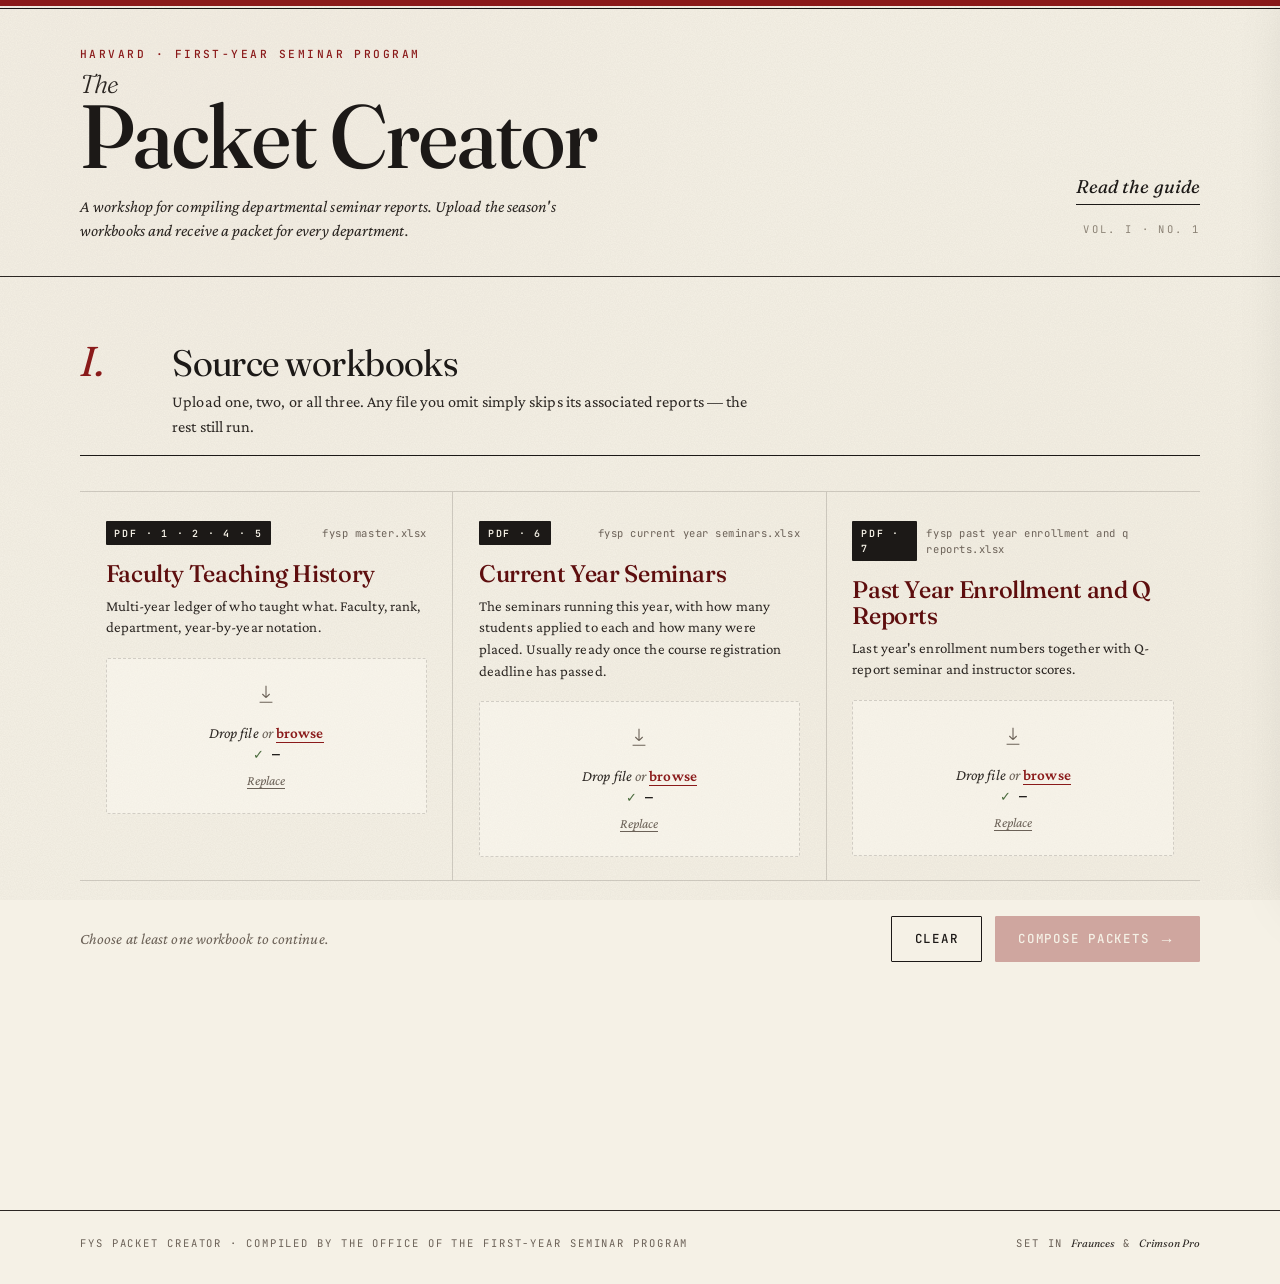
<file: templates/index.html>
<!DOCTYPE html>
<html lang="en">
<head>
    <meta charset="UTF-8" />
    <meta name="viewport" content="width=device-width, initial-scale=1.0" />
    <title>Packet Creator — First-Year Seminar Program</title>

    <link rel="preconnect" href="https://fonts.googleapis.com">
    <link rel="preconnect" href="https://fonts.gstatic.com" crossorigin>
    <link href="https://fonts.googleapis.com/css2?family=Fraunces:ital,opsz,wght@0,9..144,300..900;1,9..144,300..900&family=Crimson+Pro:ital,wght@0,300..700;1,300..700&family=JetBrains+Mono:wght@400;500;600&display=swap" rel="stylesheet">

    <link rel="stylesheet" href="/static/style.css" />
</head>
<body>

<div class="grain"></div>

<header class="masthead">
    <div class="rule rule-top"></div>
    <div class="masthead-inner">
        <div class="masthead-left">
            <p class="eyebrow">Harvard · First-Year Seminar Program</p>
            <h1 class="wordmark">
                <span class="wordmark-the">The</span>
                <span class="wordmark-main">Packet Creator</span>
            </h1>
            <p class="dek">A workshop for compiling departmental seminar reports. Upload the season's workbooks and receive a packet for every department.</p>
        </div>
        <nav class="masthead-nav">
            <a class="nav-link" href="/static/instructions.html" target="_blank" rel="noopener">
                <span class="nav-label">Read the guide</span>
            </a>
            <span class="nav-meta">Vol. I · No. 1</span>
        </nav>
    </div>
    <div class="rule rule-bottom"></div>
</header>

<main class="folio">

    <!-- ─────────────────────────────────────────────────────────────
         I. SOURCE FILES
         ────────────────────────────────────────────────────────── -->
    <section class="movement" id="upload-section">
        <header class="movement-head">
            <span class="movement-num">I.</span>
            <div>
                <h2 class="movement-title">Source workbooks</h2>
                <p class="movement-sub">Upload one, two, or all three. Any file you omit simply skips its associated reports — the rest still run.</p>
            </div>
        </header>

        <div class="dropzones">

            <article class="dropzone" data-key="saved" data-field="saved_xlsx">
                <header class="dz-head">
                    <span class="dz-tag">Pdf · 1 · 2 · 4 · 5</span>
                    <span class="dz-filename">FYSP Master.xlsx</span>
                </header>
                <h3 class="dz-name">Faculty Teaching History</h3>
                <p class="dz-blurb">Multi-year ledger of who taught what. Faculty, rank, department, year-by-year notation.</p>
                <div class="dz-drop" tabindex="0" role="button" aria-label="Upload FYSP Master.xlsx">
                    <input type="file" id="file-saved" accept=".xlsx,.xls" hidden />
                    <div class="dz-empty">
                        <svg class="dz-icon" viewBox="0 0 24 24" fill="none" stroke="currentColor" stroke-width="1.2"><path d="M12 3v13m0 0l-4-4m4 4l4-4M5 21h14"/></svg>
                        <p class="dz-prompt">Drop file <span class="dz-or">or</span> <span class="dz-browse">browse</span></p>
                    </div>
                    <div class="dz-filled" hidden>
                        <p class="dz-check">✓ <span class="dz-fname">—</span></p>
                        <button type="button" class="dz-replace">Replace</button>
                    </div>
                </div>
            </article>

            <article class="dropzone" data-key="current" data-field="current_seminars_xlsx">
                <header class="dz-head">
                    <span class="dz-tag">Pdf · 6</span>
                    <span class="dz-filename">FYSP Current Year Seminars.xlsx</span>
                </header>
                <h3 class="dz-name">Current Year Seminars</h3>
                <p class="dz-blurb">The seminars running this year, with how many students applied to each and how many were placed. Usually ready once the course registration deadline has passed.</p>
                <div class="dz-drop" tabindex="0" role="button" aria-label="Upload FYSP Current Year Seminars.xlsx">
                    <input type="file" id="file-current" accept=".xlsx,.xls" hidden />
                    <div class="dz-empty">
                        <svg class="dz-icon" viewBox="0 0 24 24" fill="none" stroke="currentColor" stroke-width="1.2"><path d="M12 3v13m0 0l-4-4m4 4l4-4M5 21h14"/></svg>
                        <p class="dz-prompt">Drop file <span class="dz-or">or</span> <span class="dz-browse">browse</span></p>
                    </div>
                    <div class="dz-filled" hidden>
                        <p class="dz-check">✓ <span class="dz-fname">—</span></p>
                        <button type="button" class="dz-replace">Replace</button>
                    </div>
                </div>
            </article>

            <article class="dropzone" data-key="holygrail" data-field="holygrail_xlsx">
                <header class="dz-head">
                    <span class="dz-tag">Pdf · 7</span>
                    <span class="dz-filename">FYSP Past Year Enrollment and Q Reports.xlsx</span>
                </header>
                <h3 class="dz-name">Past Year Enrollment and Q Reports</h3>
                <p class="dz-blurb">Last year's enrollment numbers together with Q-report seminar and instructor scores.</p>
                <div class="dz-drop" tabindex="0" role="button" aria-label="Upload FYSP Past Year Enrollment and Q Reports.xlsx">
                    <input type="file" id="file-holygrail" accept=".xlsx,.xls" hidden />
                    <div class="dz-empty">
                        <svg class="dz-icon" viewBox="0 0 24 24" fill="none" stroke="currentColor" stroke-width="1.2"><path d="M12 3v13m0 0l-4-4m4 4l4-4M5 21h14"/></svg>
                        <p class="dz-prompt">Drop file <span class="dz-or">or</span> <span class="dz-browse">browse</span></p>
                    </div>
                    <div class="dz-filled" hidden>
                        <p class="dz-check">✓ <span class="dz-fname">—</span></p>
                        <button type="button" class="dz-replace">Replace</button>
                    </div>
                </div>
            </article>

        </div>

        <footer class="movement-foot">
            <p class="run-status" id="run-status">Choose at least one workbook to continue.</p>
            <div class="run-actions">
                <button class="btn btn-ghost" id="btn-reset" type="button">Clear</button>
                <button class="btn btn-press" id="btn-generate" type="button" disabled>
                    <span>Compose packets</span>
                    <span class="btn-arrow">→</span>
                </button>
            </div>
        </footer>
    </section>

    <!-- ─────────────────────────────────────────────────────────────
         PROGRESS
         ────────────────────────────────────────────────────────── -->
    <section class="movement progress-movement" id="progress-section" hidden>
        <header class="movement-head">
            <span class="movement-num">·</span>
            <div>
                <h2 class="movement-title" id="progress-headline">Composing…</h2>
                <p class="movement-sub" id="progress-detail">Reading workbooks.</p>
            </div>
        </header>

        <ol class="phases">
            <li class="phase" data-phase="upload"><span class="phase-num">01</span><span class="phase-label">Upload</span></li>
            <li class="phase" data-phase="read"><span class="phase-num">02</span><span class="phase-label">Read workbooks</span></li>
            <li class="phase" data-phase="generate"><span class="phase-num">03</span><span class="phase-label">Generate PDFs</span></li>
            <li class="phase" data-phase="combine"><span class="phase-num">04</span><span class="phase-label">Combine</span></li>
            <li class="phase" data-phase="done"><span class="phase-num">05</span><span class="phase-label">Done</span></li>
        </ol>

        <div class="progress-strip">
            <div class="progress-strip-fill" id="progress-fill"></div>
        </div>
    </section>

    <!-- ─────────────────────────────────────────────────────────────
         II. INDEX OF DEPARTMENTS
         ────────────────────────────────────────────────────────── -->
    <section class="movement" id="results-section" hidden>
        <header class="movement-head">
            <span class="movement-num">II.</span>
            <div>
                <h2 class="movement-title">Index of departments</h2>
                <p class="movement-sub" id="results-sub">—</p>
            </div>
        </header>

        <details class="notes-shelf" id="notes-shelf" hidden>
            <summary class="notes-summary">
                <span class="notes-eyebrow">Before you send these out</span>
                <span class="notes-headline" id="notes-headline">Read the generation notes</span>
                <span class="notes-cue">Read the notes</span>
            </summary>
            <pre class="notes-body" id="notes-body"></pre>
            <p class="notes-foot">
                Saved as <code id="notes-file">README.txt</code> beside the packets and included in the ZIP.
                <a href="/notes" target="_blank" rel="noopener">Open in a new tab</a>
            </p>
        </details>

        <div class="index-toolbar">
            <div class="search">
                <span class="search-glyph">⌕</span>
                <input type="search" id="search-dept" placeholder="Search by code or full name…" autocomplete="off" />
            </div>
            <div class="toolbar-right">
                <div class="sort">
                    <label for="sort-dept">Order</label>
                    <select id="sort-dept">
                        <option value="code">By code</option>
                        <option value="name">By full name</option>
                        <option value="count">By PDF count</option>
                    </select>
                </div>
                <button class="btn btn-press btn-small" id="btn-download-all" type="button">
                    Download all (ZIP)
                </button>
            </div>
        </div>

        <ul class="dept-index" id="dept-grid"></ul>

        <div class="errors-shelf" id="errors-shelf" hidden>
            <h3 class="errors-title">Warnings</h3>
            <ul class="errors-list" id="errors-list"></ul>
        </div>
    </section>

</main>

<!-- ─────────────────────────────────────────────────────────────
     PREVIEW DRAWER
     ────────────────────────────────────────────────────────── -->
<aside class="preview" id="preview-section" hidden>
    <header class="preview-head">
        <div>
            <p class="preview-eyebrow" id="preview-eyebrow">Preview</p>
            <h3 class="preview-title" id="preview-title">—</h3>
        </div>
        <div class="preview-actions">
            <a class="btn btn-ghost btn-small" id="preview-open-tab" href="#" target="_blank" rel="noopener">Open in new tab</a>
            <button class="btn btn-ghost btn-small" id="btn-close-preview" type="button">Close ×</button>
        </div>
    </header>
    <iframe id="pdf-preview" src="about:blank" title="PDF preview"></iframe>
</aside>

<footer class="colophon">
    <div class="rule"></div>
    <div class="colophon-inner">
        <p class="colophon-left">FYS Packet Creator · Compiled by the office of the First-Year Seminar Program</p>
        <p class="colophon-right">Set in <em>Fraunces</em> &amp; <em>Crimson Pro</em></p>
    </div>
</footer>

<script src="/static/app.js"></script>
</body>
</html>
</file>
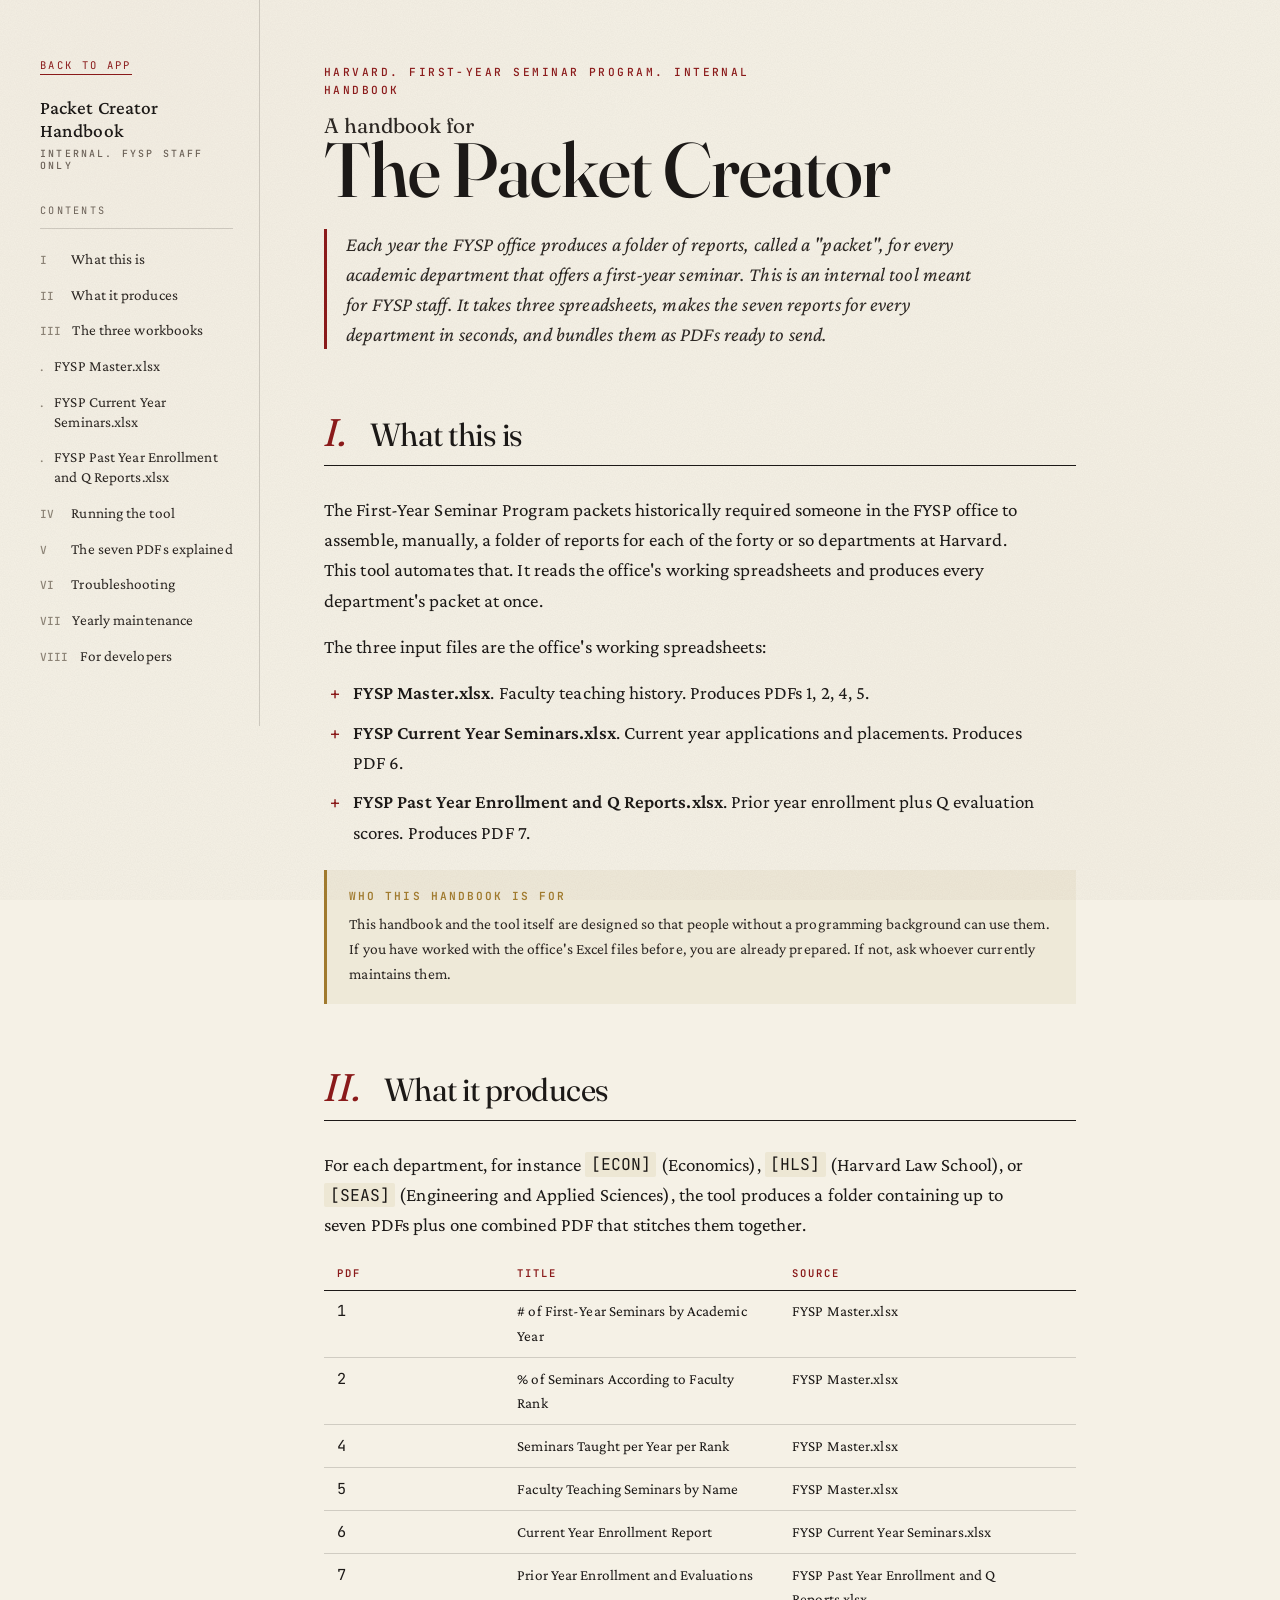
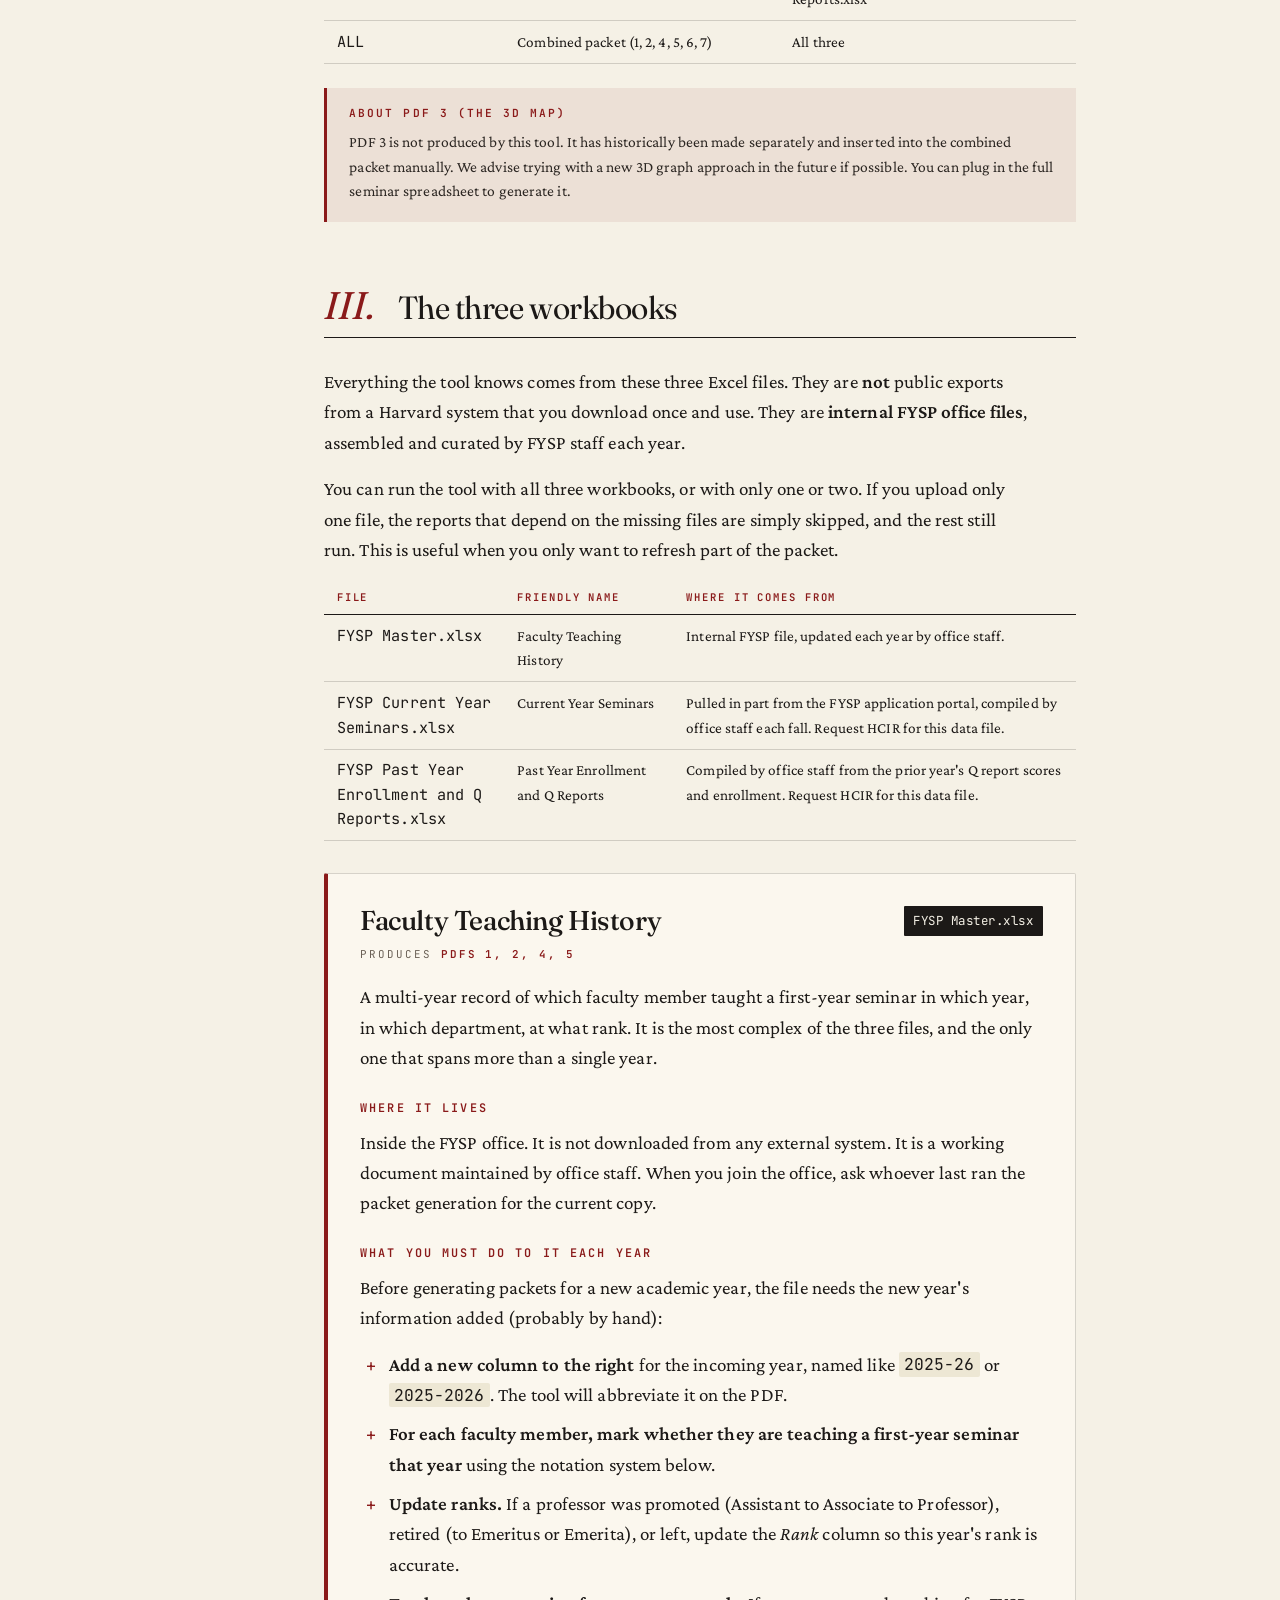
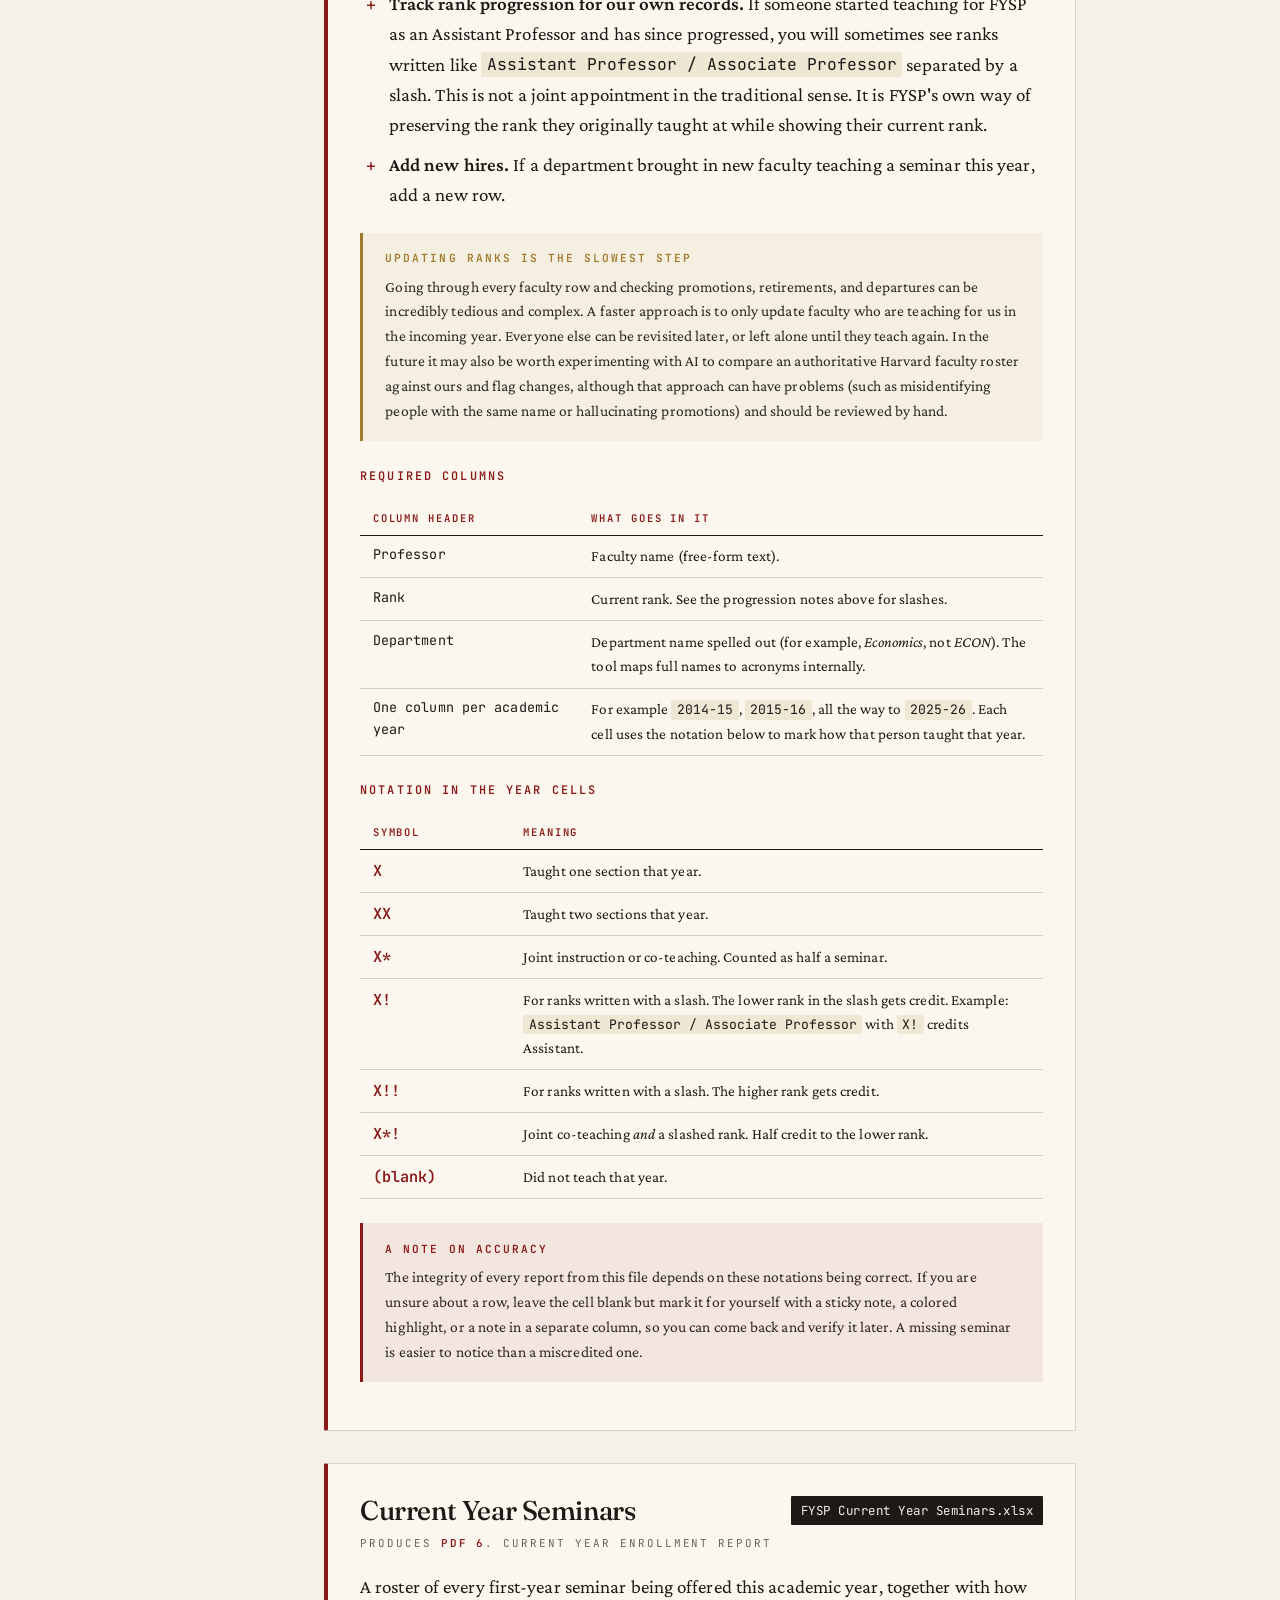
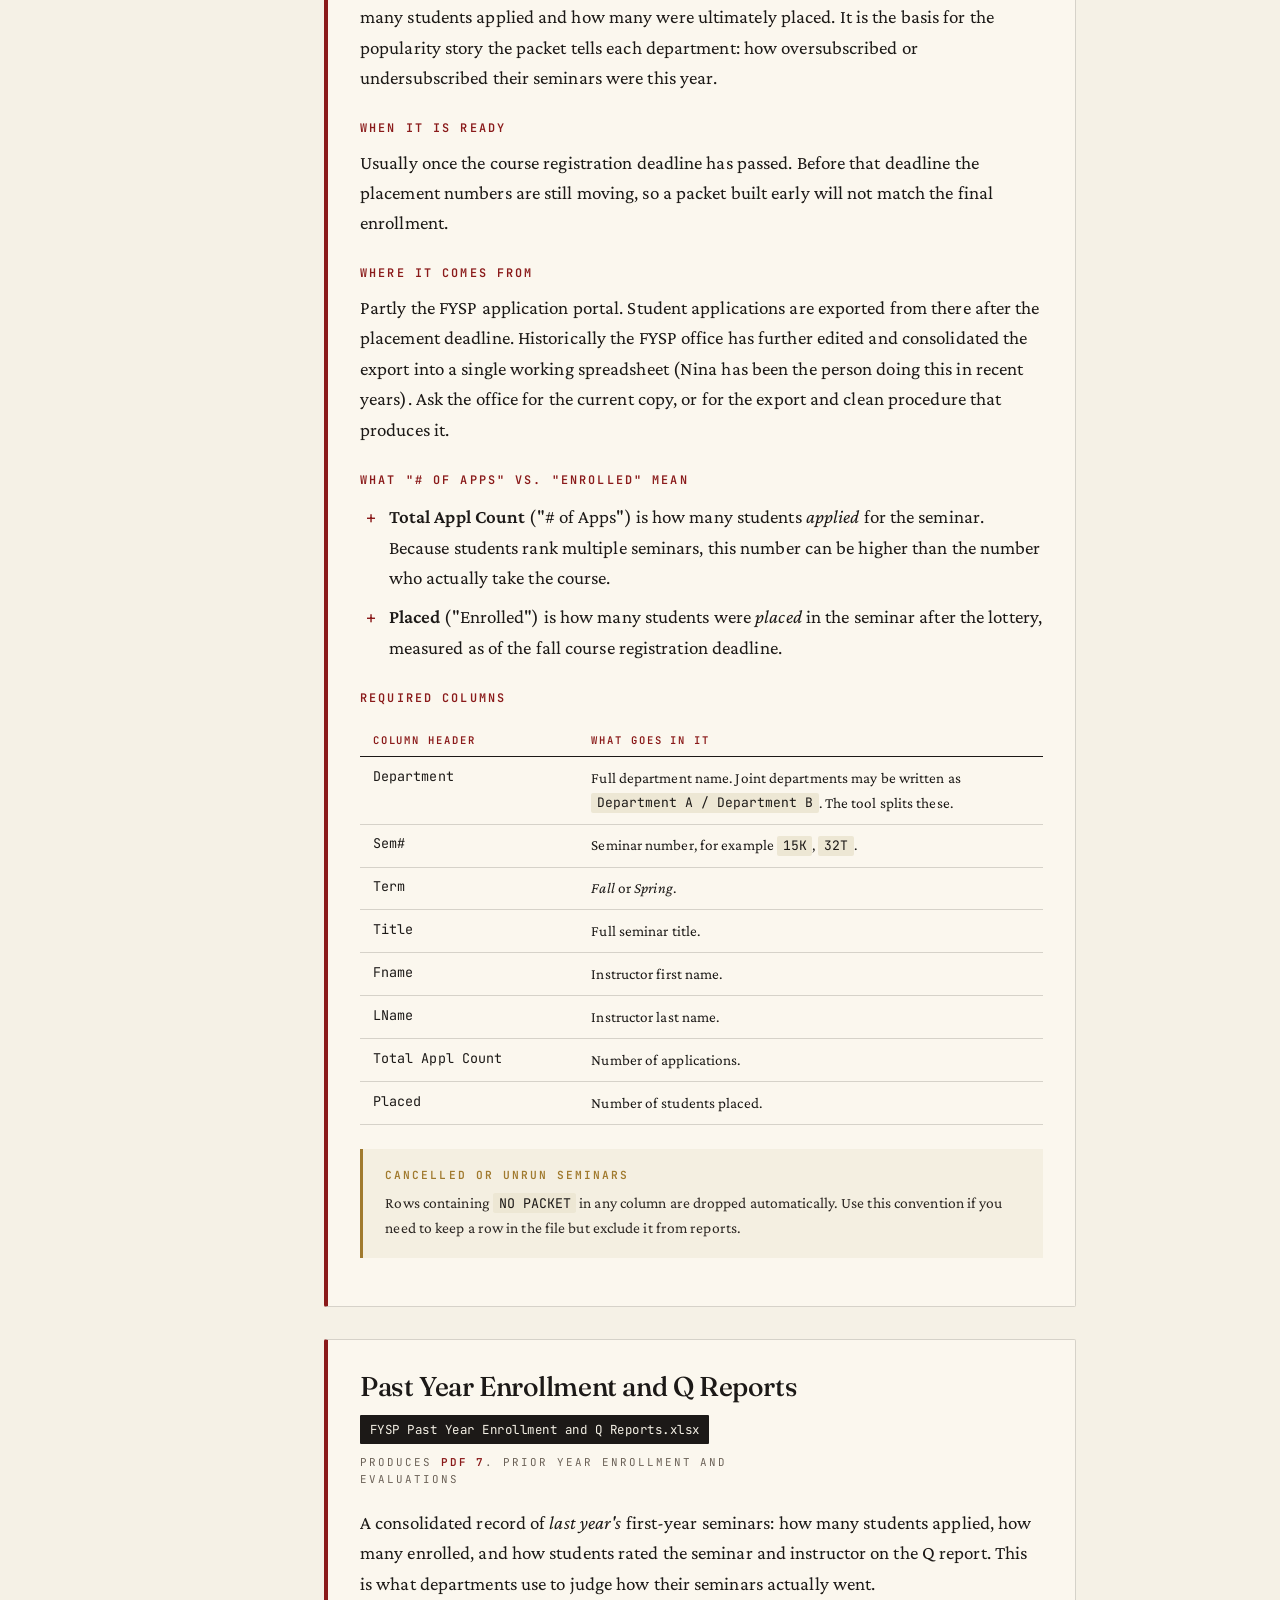
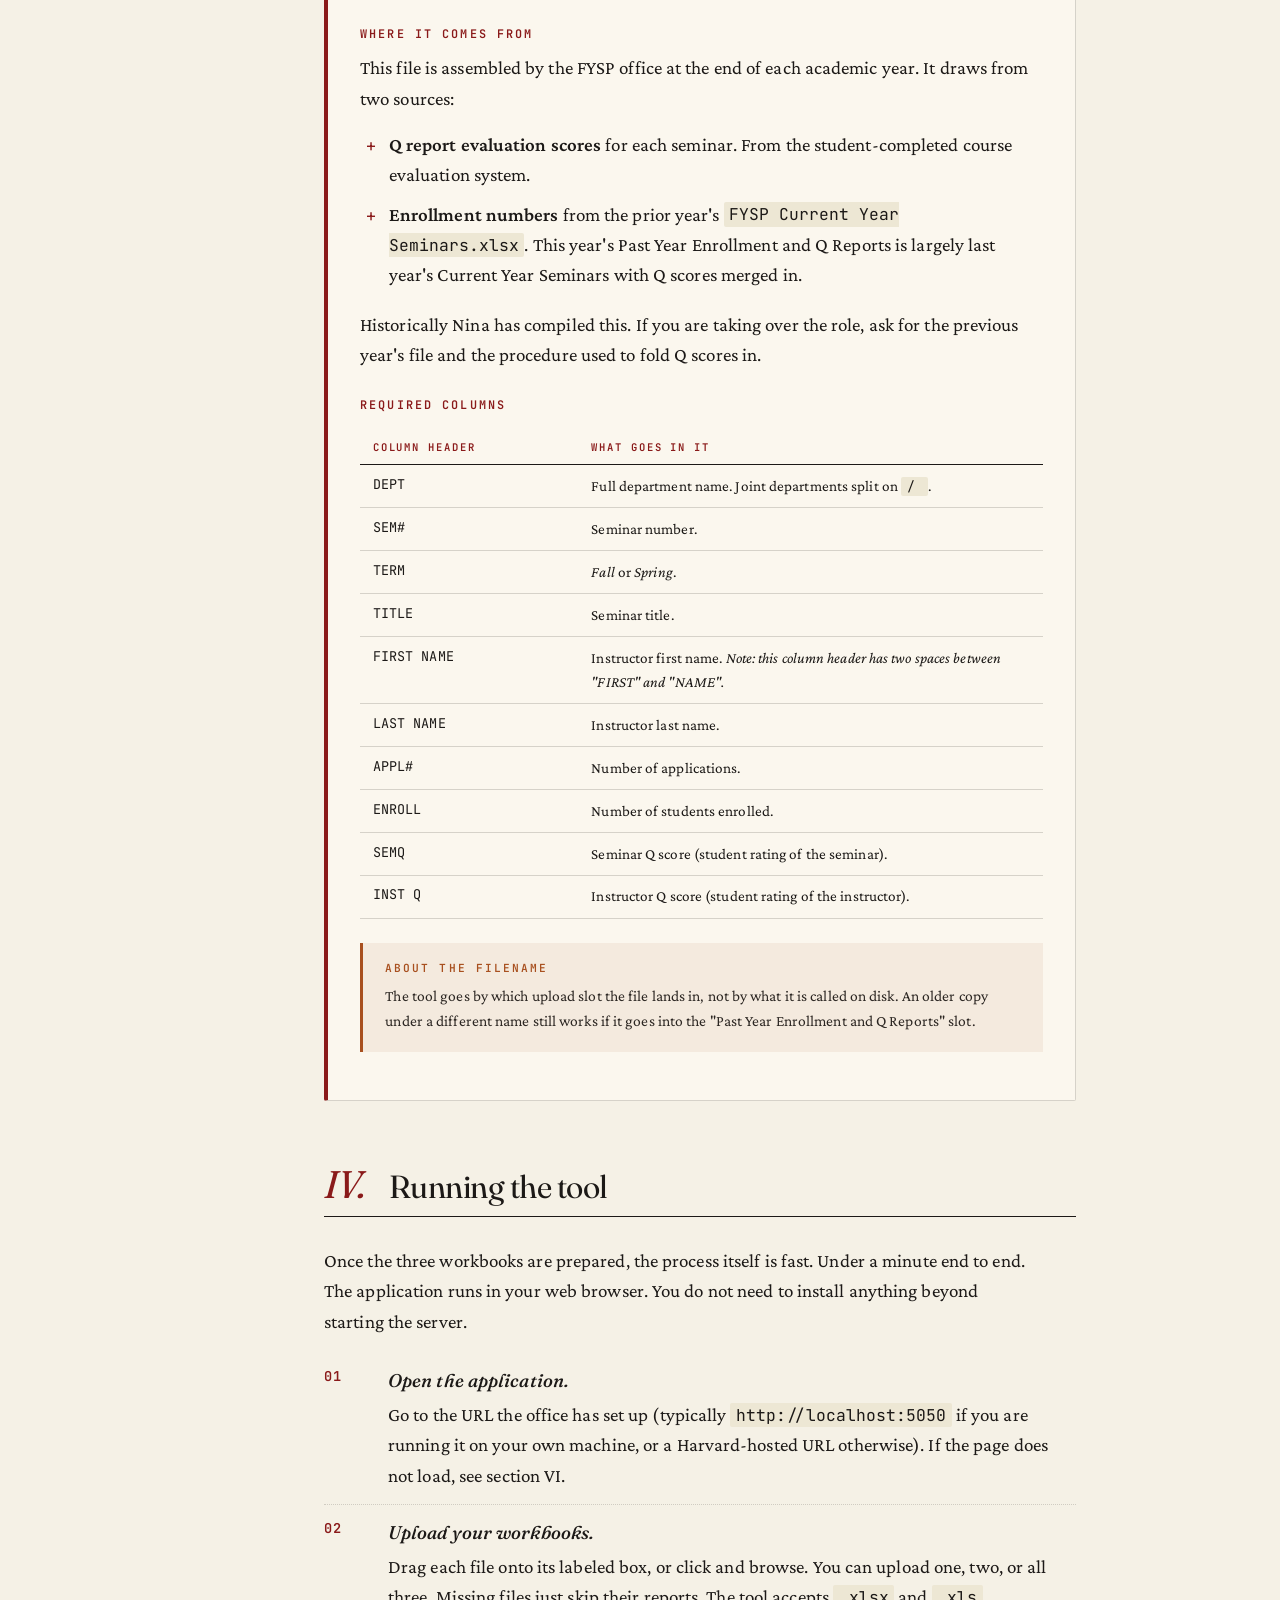
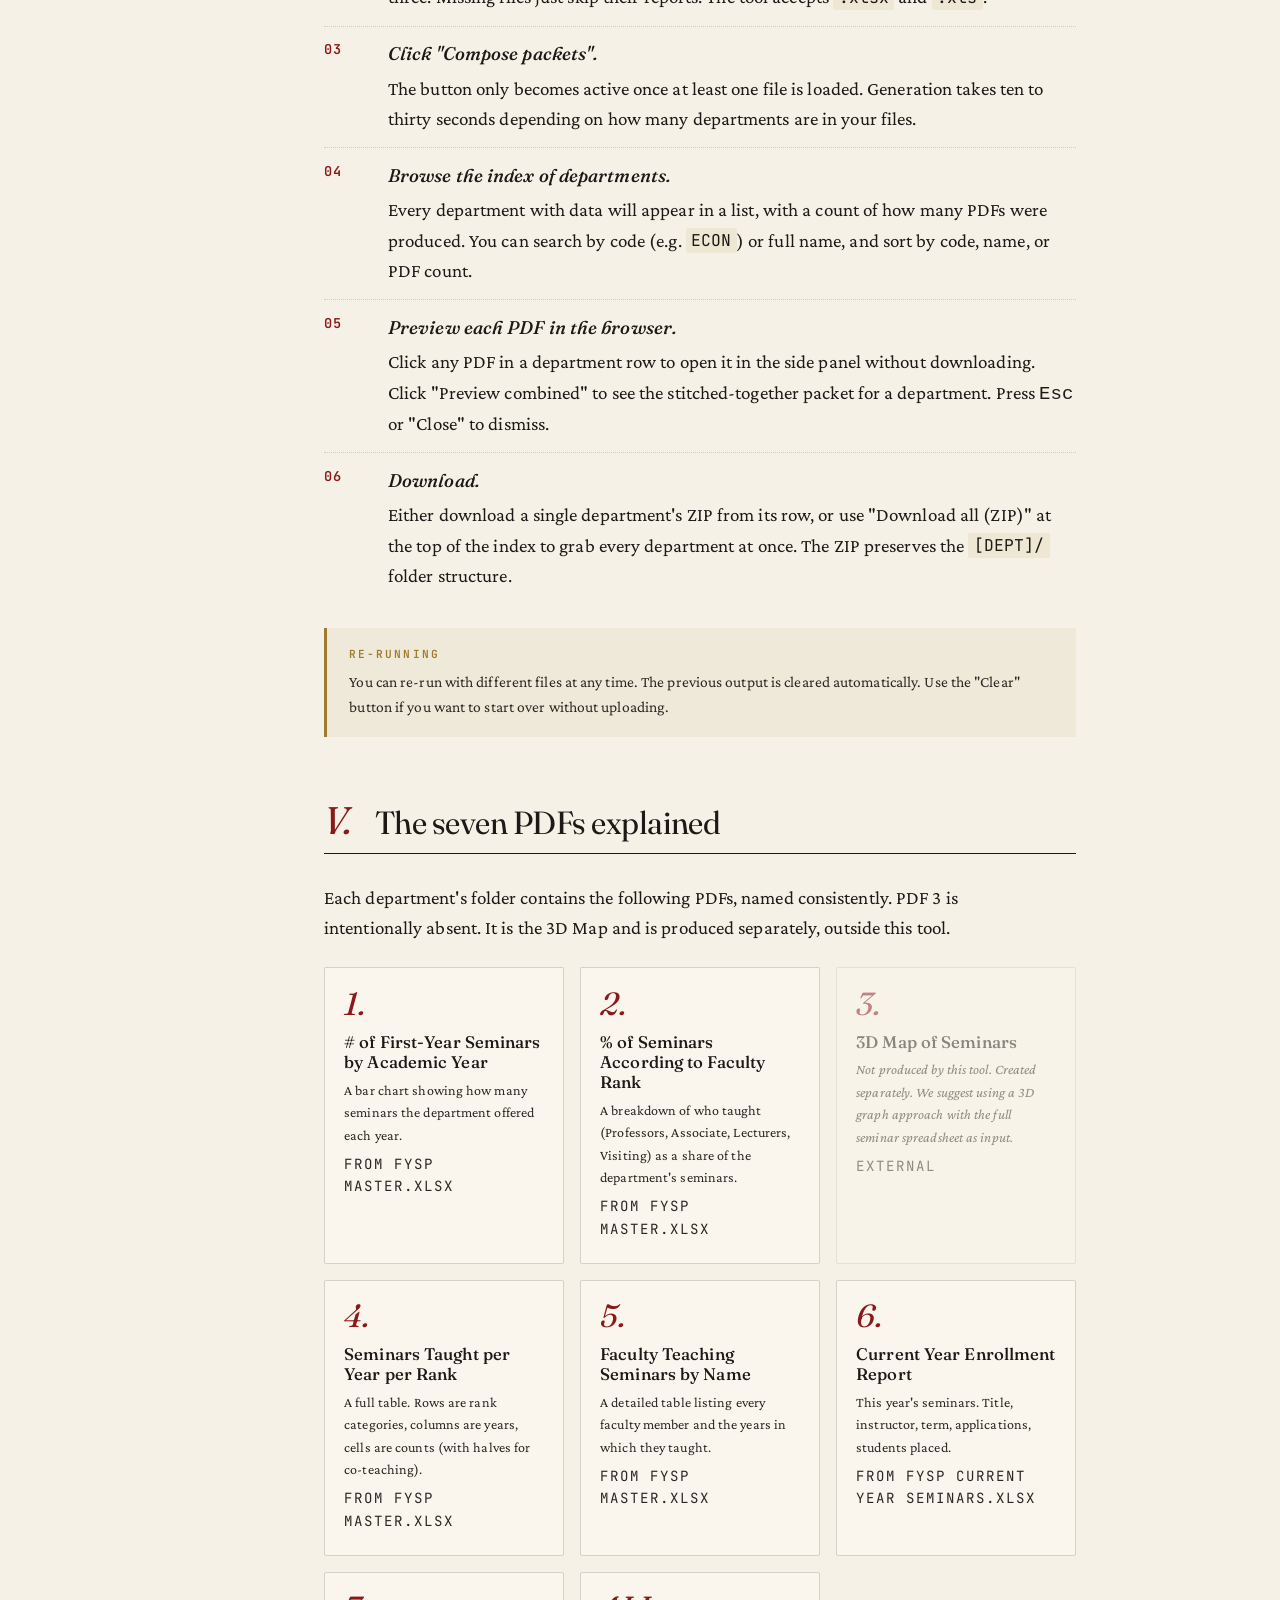
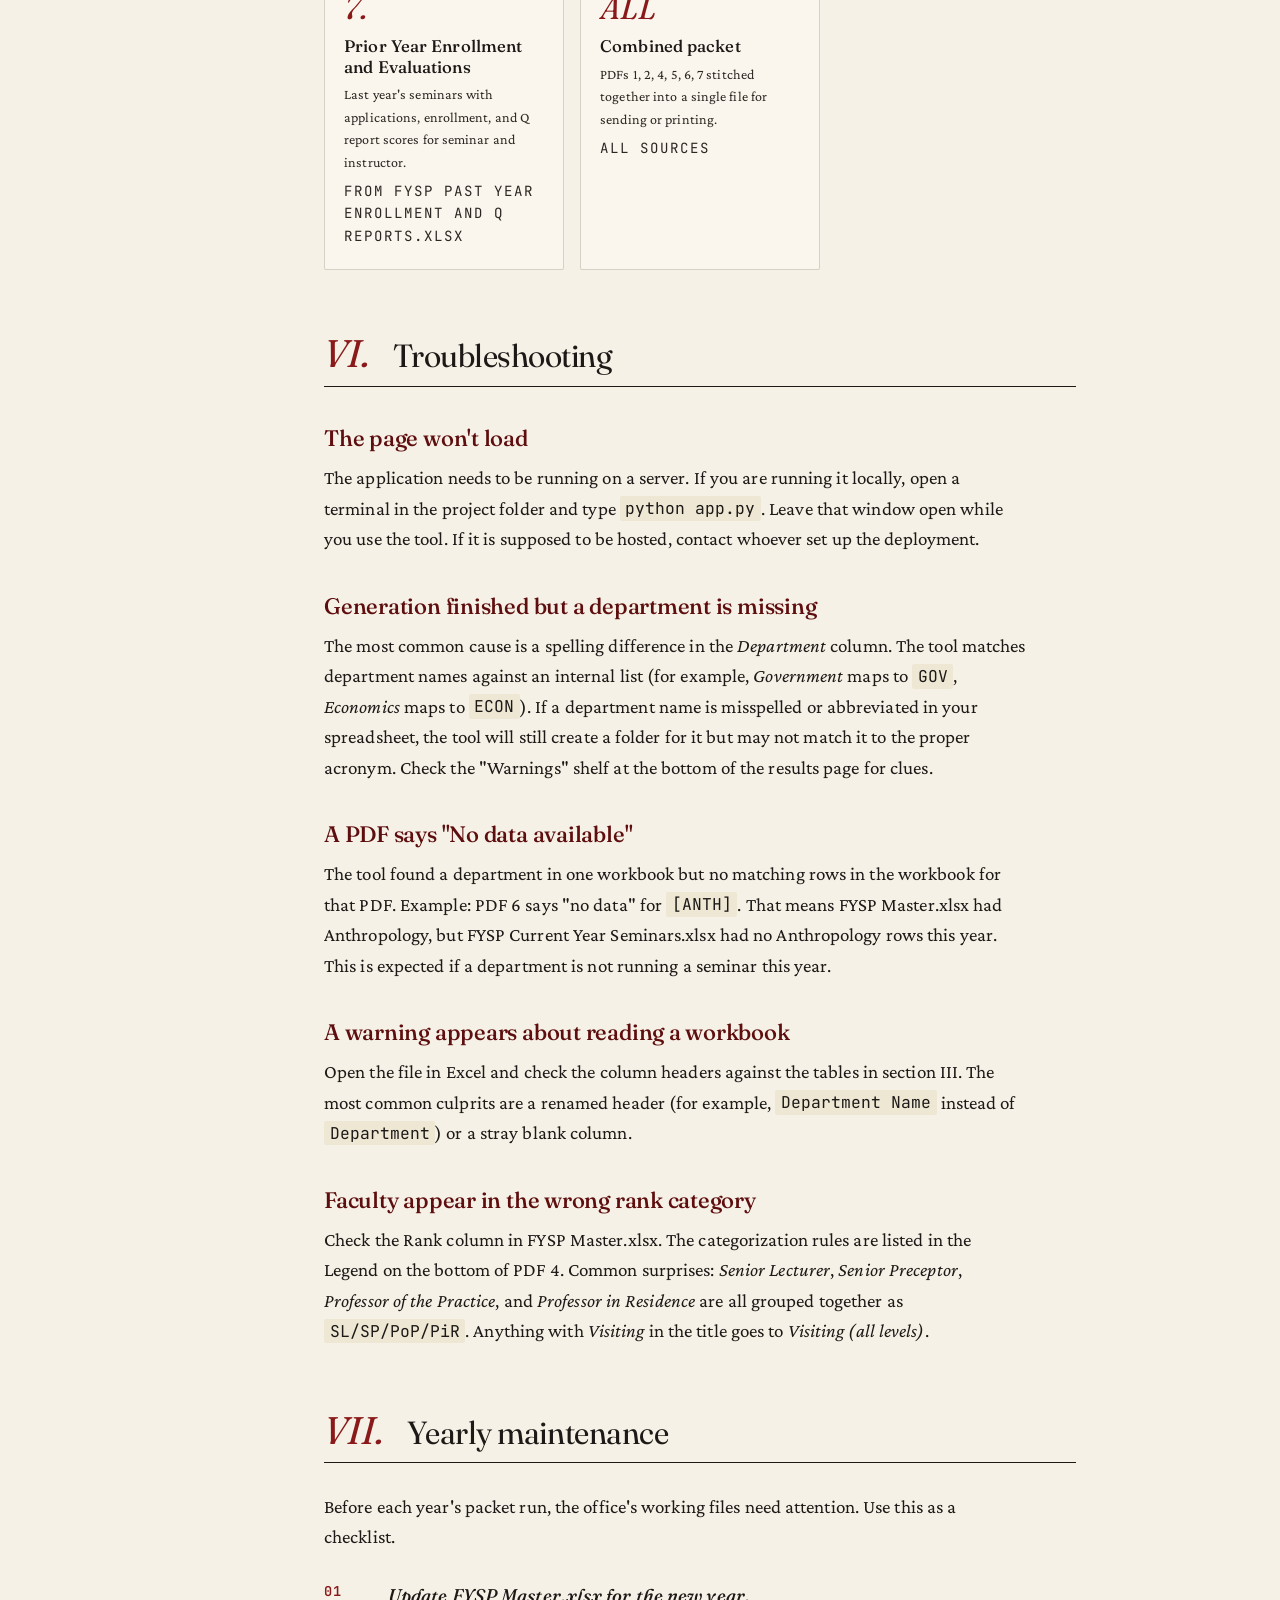
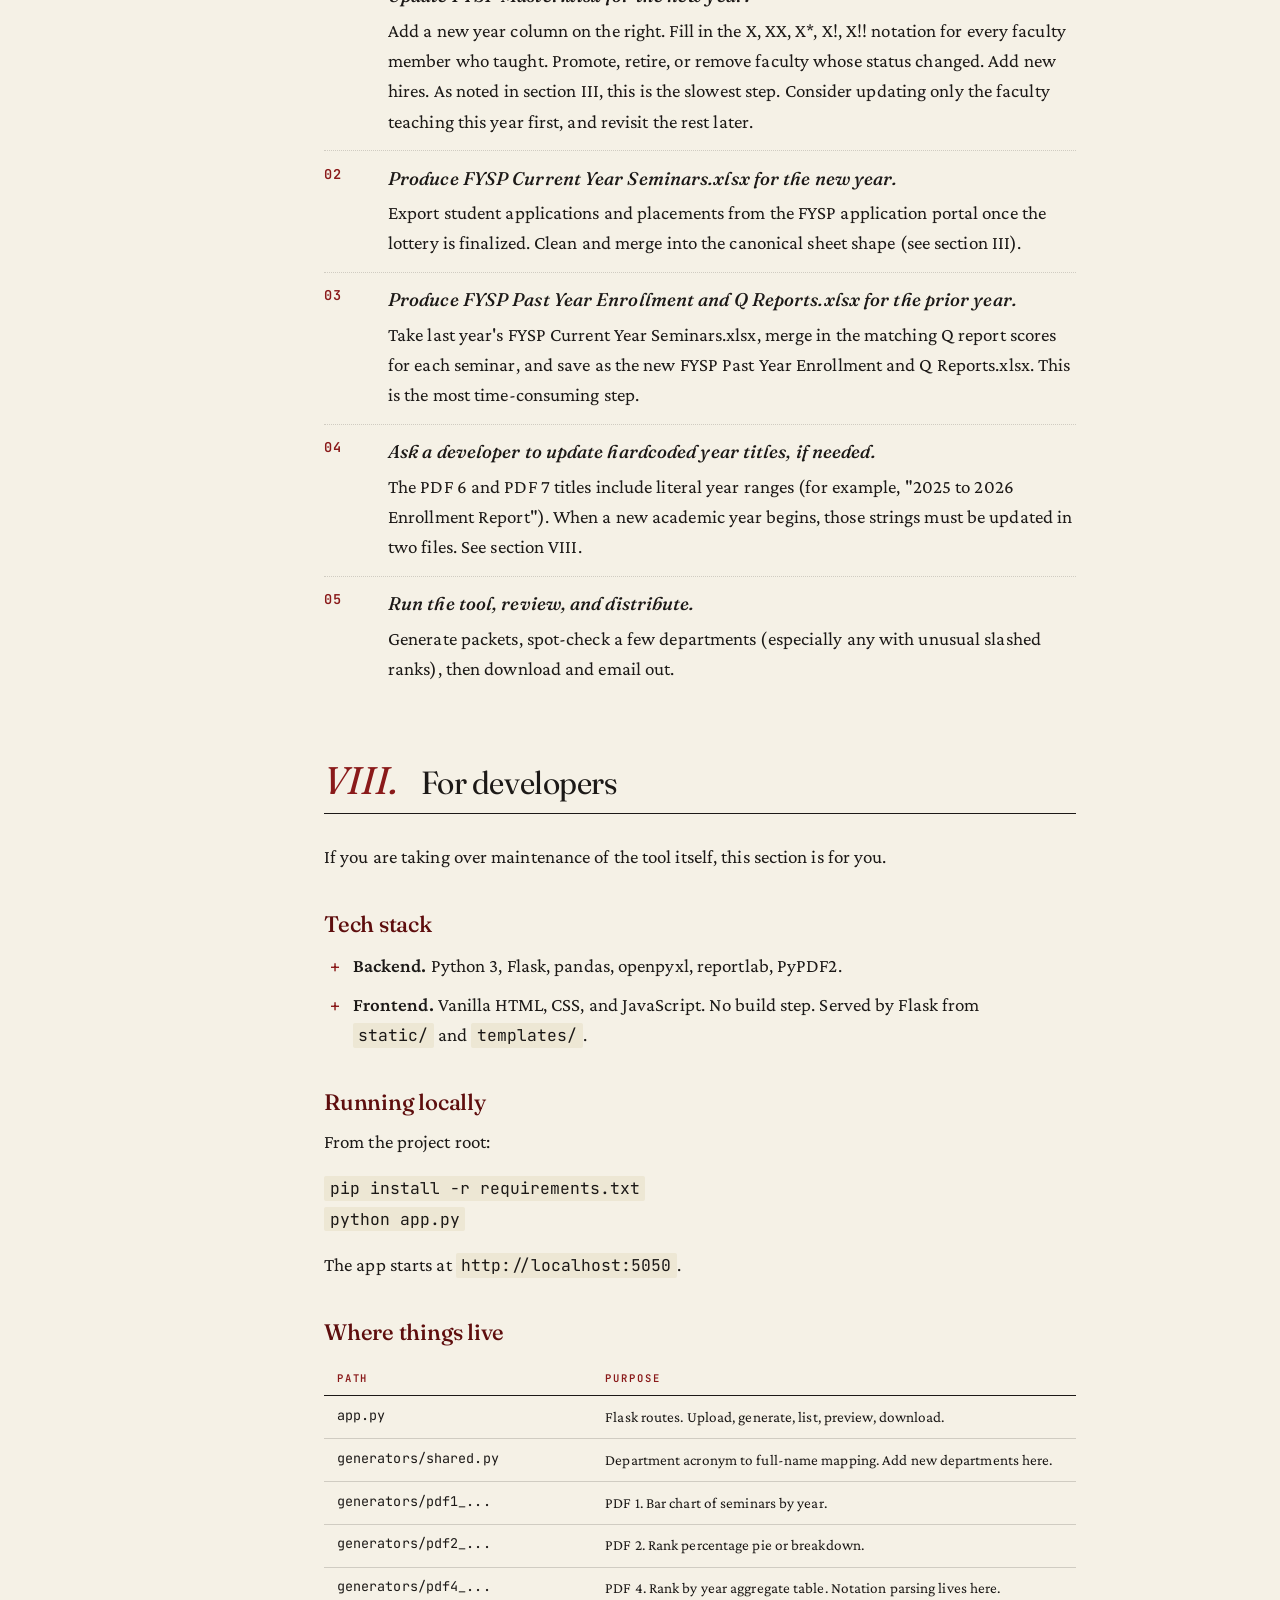
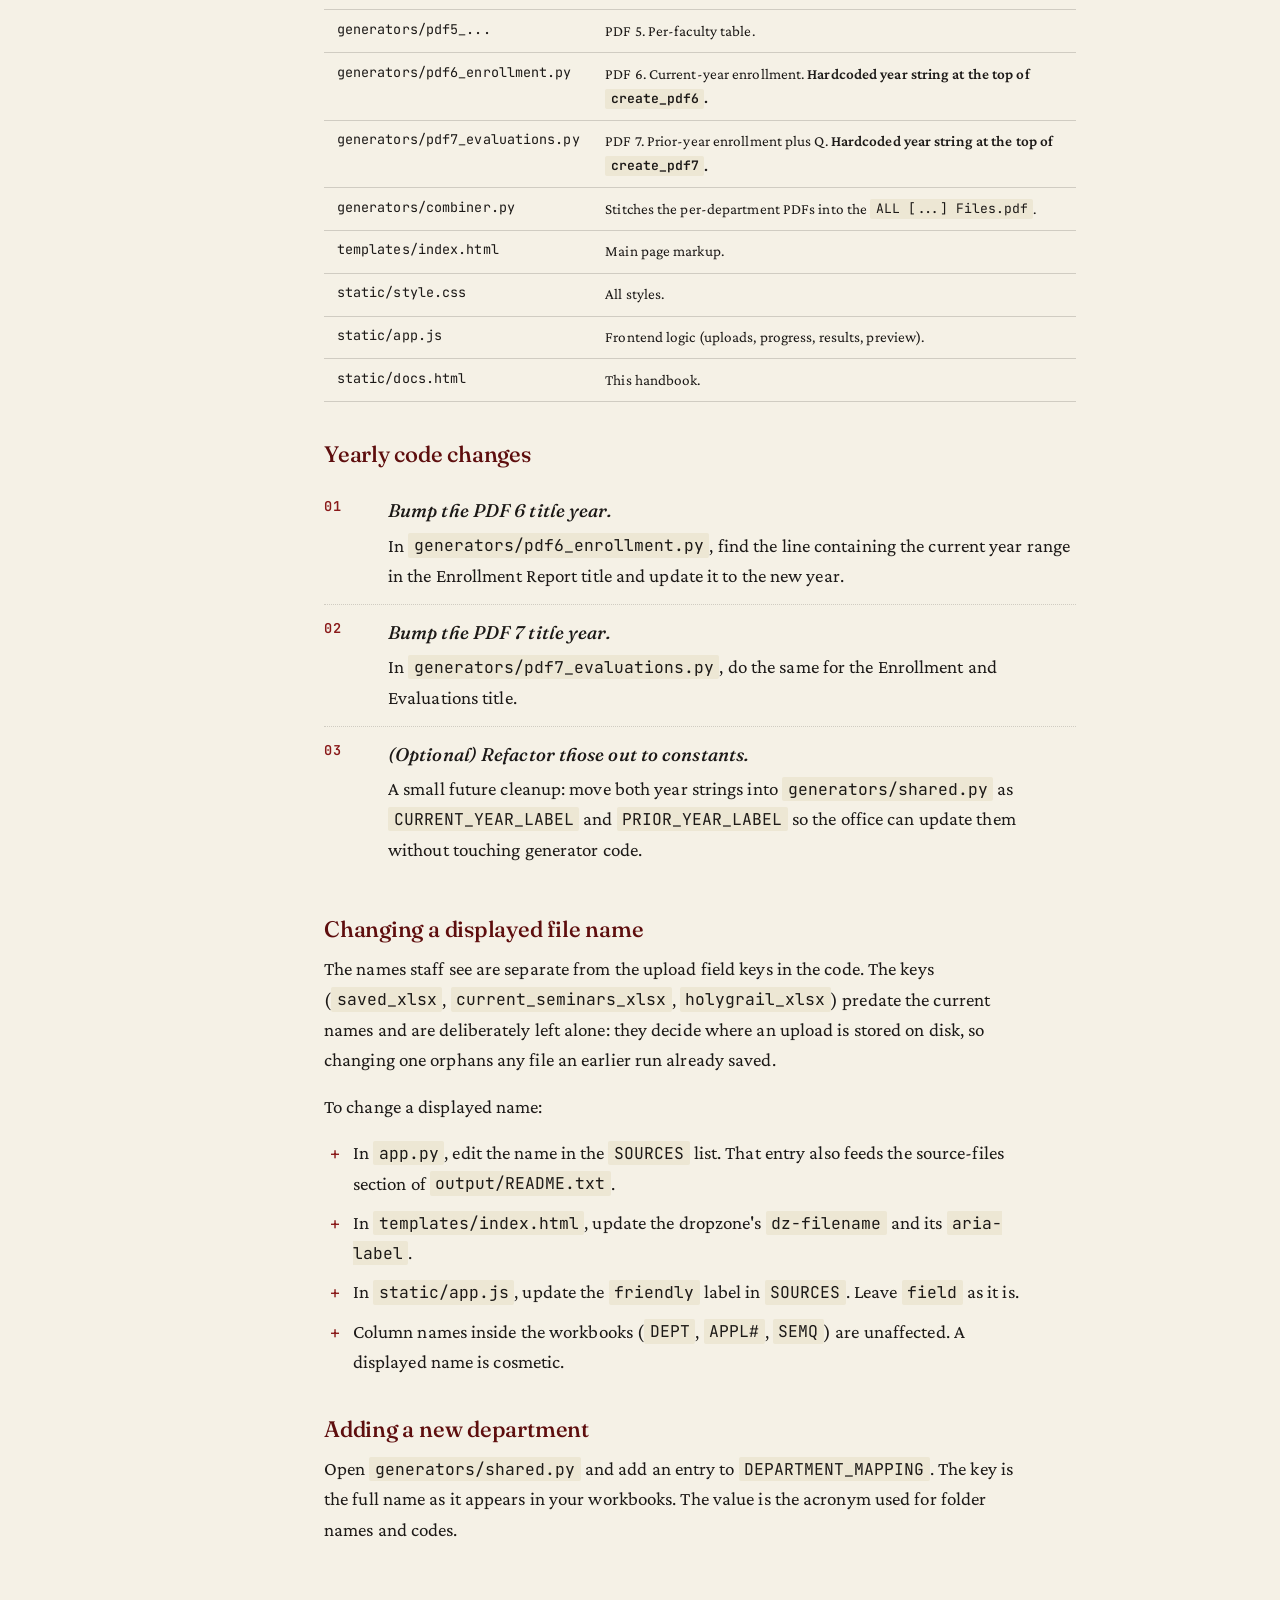
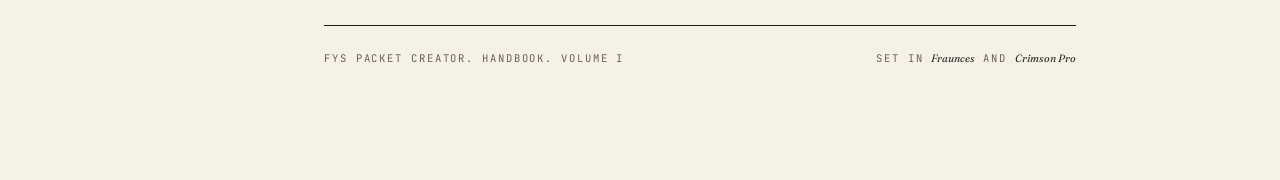
<file: static/docs.html>
<!DOCTYPE html>
<html lang="en">
<head>
<meta charset="UTF-8" />
<meta name="viewport" content="width=device-width, initial-scale=1.0" />
<title>Handbook. FYS Packet Creator</title>

<link rel="preconnect" href="https://fonts.googleapis.com">
<link rel="preconnect" href="https://fonts.gstatic.com" crossorigin>
<link href="https://fonts.googleapis.com/css2?family=Fraunces:ital,opsz,wght@0,9..144,300..900;1,9..144,300..900&family=Crimson+Pro:ital,wght@0,300..700;1,300..700&family=JetBrains+Mono:wght@400;500;600&display=swap" rel="stylesheet">

<style>
/* Handbook. Editorial typography */
:root {
    --ink:          #1c1917;
    --ink-soft:     #2c2723;
    --paper:        #f5f1e6;
    --paper-soft:   #ede7d4;
    --paper-deep:   #e3dcc4;
    --crimson:      #8a1a1a;
    --crimson-deep: #5e0e0e;
    --crimson-fade: rgba(138, 26, 26, 0.08);
    --gold:         #a07a2e;
    --rule:         #2c2723;
    --rule-soft:    rgba(44, 39, 35, 0.18);
    --muted:        #6b6157;
    --muted-soft:   #8b8275;
    --ok:           #4a6b3d;
    --warn:         #a8501f;

    --display: "Fraunces", "Times New Roman", Georgia, serif;
    --body:    "Crimson Pro", "Iowan Old Style", Cambria, serif;
    --mono:    "JetBrains Mono", ui-monospace, Menlo, Consolas, monospace;
}

* { box-sizing: border-box; margin: 0; padding: 0; }

html { scroll-behavior: smooth; scroll-padding-top: 2rem; }
body {
    background: var(--paper);
    color: var(--ink);
    font-family: var(--body);
    font-size: 19px;
    line-height: 1.6;
    letter-spacing: 0.005em;
    -webkit-font-smoothing: antialiased;
    text-rendering: optimizeLegibility;
    position: relative;
}

::selection { background: var(--crimson); color: var(--paper); }

/* Grain overlay */
body::before {
    content: "";
    position: fixed; inset: 0; pointer-events: none;
    z-index: 0; opacity: 0.3;
    background-image:
        radial-gradient(circle at 12% 8%, rgba(138,26,26,0.04) 0, transparent 35%),
        radial-gradient(circle at 88% 80%, rgba(160,122,46,0.05) 0, transparent 40%),
        url("data:image/svg+xml;utf8,<svg xmlns='http://www.w3.org/2000/svg' width='160' height='160'><filter id='n'><feTurbulence type='fractalNoise' baseFrequency='0.85' numOctaves='2' seed='3'/><feColorMatrix values='0 0 0 0 0.1 0 0 0 0 0.08 0 0 0 0 0.06 0 0 0 0.18 0'/></filter><rect width='100%' height='100%' filter='url(%23n)'/></svg>");
    mix-blend-mode: multiply;
}

/* Layout */
.shell {
    position: relative;
    z-index: 1;
    display: grid;
    grid-template-columns: 260px 1fr;
    gap: 0;
    max-width: 1280px;
    margin: 0 auto;
    min-height: 100vh;
}

/* Sidebar TOC */
.sidebar {
    border-right: 1px solid var(--rule-soft);
    padding: 3rem 1.6rem 3rem 2.5rem;
    position: sticky;
    top: 0;
    align-self: start;
    max-height: 100vh;
    overflow-y: auto;
}

.brand {
    margin-bottom: 2rem;
}
.brand-back {
    font-family: var(--mono);
    font-size: 0.66rem;
    letter-spacing: 0.22em;
    text-transform: uppercase;
    text-decoration: none;
    color: var(--crimson);
    border-bottom: 1px solid var(--crimson);
    padding-bottom: 2px;
}
.brand-back:hover { color: var(--crimson-deep); border-color: var(--crimson-deep); }
.brand-title {
    font-family: var(--body);
    font-weight: 500;
    font-style: normal;
    font-size: 1.2rem;
    line-height: 1.2;
    margin-top: 1.1rem;
    color: var(--ink);
    letter-spacing: 0.005em;
}
.brand-title-sub {
    display: block;
    font-family: var(--mono);
    font-weight: 500;
    font-size: 0.62rem;
    letter-spacing: 0.22em;
    text-transform: uppercase;
    color: var(--muted);
    margin-top: 0.35rem;
}

.toc-label {
    font-family: var(--mono);
    font-size: 0.64rem;
    text-transform: uppercase;
    letter-spacing: 0.22em;
    color: var(--muted);
    margin-bottom: 1rem;
    padding-bottom: 0.5rem;
    border-bottom: 1px solid var(--rule-soft);
}

.toc { list-style: none; }
.toc li { margin-bottom: 0.5rem; }
.toc a {
    display: flex;
    gap: 0.7rem;
    align-items: baseline;
    text-decoration: none;
    color: var(--ink-soft);
    font-family: var(--body);
    font-size: 0.95rem;
    line-height: 1.3;
    padding: 0.25rem 0;
    transition: color 0.15s;
}
.toc a:hover { color: var(--crimson); }
.toc-num {
    font-family: var(--mono);
    font-size: 0.7rem;
    font-weight: 500;
    color: var(--muted-soft);
    min-width: 1.8em;
}
.toc-sub {
    padding-left: 2rem;
    font-size: 0.88rem;
    color: var(--muted);
}
.toc-sub::before { content: ".  "; color: var(--muted-soft); }

/* Main content */
.handbook {
    padding: 4rem 4rem 6rem 4rem;
    max-width: 880px;
}

.eyebrow {
    font-family: var(--mono);
    font-size: 0.7rem;
    font-weight: 500;
    text-transform: uppercase;
    letter-spacing: 0.22em;
    color: var(--crimson);
    margin-bottom: 1rem;
}

.handbook-title {
    font-family: var(--display);
    font-weight: 400;
    line-height: 0.95;
    letter-spacing: -0.025em;
    color: var(--ink);
    font-variation-settings: "opsz" 144;
    margin-bottom: 1.4rem;
}
.handbook-title .h-the {
    display: block;
    font-style: normal;
    font-weight: 400;
    font-size: 1.3rem;
    color: var(--ink-soft);
    margin-bottom: -0.1rem;
    font-variation-settings: "opsz" 24;
    letter-spacing: 0;
}
.handbook-title .h-main {
    display: block;
    font-size: clamp(3rem, 6vw, 5rem);
    font-weight: 500;
}

.lede {
    font-family: var(--body);
    font-size: 1.25rem;
    font-style: italic;
    color: var(--ink-soft);
    max-width: 60ch;
    line-height: 1.5;
    margin-bottom: 2rem;
    padding-left: 1.2rem;
    border-left: 3px solid var(--crimson);
}

/* Section headers */
section { margin-top: 4rem; scroll-margin-top: 1.5rem; }

.sec-head {
    display: grid;
    grid-template-columns: auto 1fr;
    gap: 1.4rem;
    align-items: baseline;
    margin-bottom: 1.8rem;
    padding-bottom: 0.8rem;
    border-bottom: 1px solid var(--ink);
}
.sec-num {
    font-family: var(--display);
    font-style: italic;
    font-weight: 400;
    font-size: 2.4rem;
    color: var(--crimson);
    line-height: 1;
    font-variation-settings: "opsz" 48;
}
.sec-title {
    font-family: var(--display);
    font-weight: 400;
    font-size: 2rem;
    line-height: 1.05;
    letter-spacing: -0.015em;
    color: var(--ink);
    font-variation-settings: "opsz" 72;
}

h3.sub {
    font-family: var(--display);
    font-weight: 500;
    font-size: 1.4rem;
    line-height: 1.2;
    color: var(--crimson-deep);
    margin-top: 2.4rem;
    margin-bottom: 0.7rem;
    letter-spacing: -0.01em;
    font-variation-settings: "opsz" 36;
}

h4.subsub {
    font-family: var(--mono);
    font-size: 0.74rem;
    text-transform: uppercase;
    letter-spacing: 0.18em;
    color: var(--crimson);
    margin-top: 1.6rem;
    margin-bottom: 0.6rem;
    font-weight: 600;
}

p { margin-bottom: 1rem; max-width: 64ch; }
p.tight { margin-bottom: 0.4rem; }
.muted { color: var(--muted); font-size: 0.95rem; font-style: italic; }

strong { font-weight: 600; color: var(--ink); }
em { font-style: italic; }

code, .mono {
    font-family: var(--mono);
    font-size: 0.86em;
    background: var(--paper-soft);
    padding: 0.08rem 0.35rem;
    border-radius: 2px;
    color: var(--ink);
    letter-spacing: 0;
}

/* Workbook card */
.workbook {
    margin-top: 2rem;
    padding: 2rem 2rem 1.6rem;
    background: rgba(255, 252, 244, 0.6);
    border: 1px solid var(--rule-soft);
    border-left: 4px solid var(--crimson);
    border-radius: 2px;
}
.workbook-head {
    display: flex;
    justify-content: space-between;
    align-items: flex-start;
    flex-wrap: wrap;
    gap: 0.8rem;
    margin-bottom: 0.6rem;
}
.workbook-name {
    font-family: var(--display);
    font-weight: 500;
    font-size: 1.7rem;
    letter-spacing: -0.015em;
    color: var(--ink);
    line-height: 1.1;
    font-variation-settings: "opsz" 48;
}
.workbook-filename {
    font-family: var(--mono);
    font-size: 0.78rem;
    color: var(--paper);
    background: var(--ink);
    padding: 0.3rem 0.6rem;
    border-radius: 1px;
    letter-spacing: 0.04em;
}
.workbook-produces {
    font-family: var(--mono);
    font-size: 0.68rem;
    text-transform: uppercase;
    letter-spacing: 0.18em;
    color: var(--muted);
    margin-bottom: 1.2rem;
}
.workbook-produces strong { color: var(--crimson); }

/* Tables */
table.cols, table.legend, table.summary {
    width: 100%;
    border-collapse: collapse;
    margin: 1rem 0 1.5rem;
    font-family: var(--body);
    font-size: 0.95rem;
}
table.cols th, table.legend th, table.summary th {
    text-align: left;
    font-family: var(--mono);
    font-size: 0.66rem;
    font-weight: 600;
    text-transform: uppercase;
    letter-spacing: 0.18em;
    color: var(--crimson);
    padding: 0.5rem 0.8rem;
    border-bottom: 1px solid var(--ink);
    background: transparent;
}
table.cols td, table.legend td, table.summary td {
    padding: 0.55rem 0.8rem;
    border-bottom: 1px solid var(--rule-soft);
    vertical-align: top;
}
table.cols td:first-child { font-family: var(--mono); font-size: 0.84rem; color: var(--ink); width: 32%; }
table.legend td:first-child { font-family: var(--mono); font-weight: 600; color: var(--crimson); width: 22%; }
table.summary td:first-child { font-family: var(--mono); width: 24%; }

/* Steps */
ol.steps {
    list-style: none;
    counter-reset: step;
    margin: 1rem 0 1.5rem;
}
ol.steps > li {
    counter-increment: step;
    position: relative;
    padding: 0.8rem 0 0.8rem 4rem;
    border-bottom: 1px dotted var(--rule-soft);
    min-height: 3rem;
}
ol.steps > li:last-child { border-bottom: none; }
ol.steps > li::before {
    content: counter(step, decimal-leading-zero);
    position: absolute;
    left: 0;
    top: 0.8rem;
    font-family: var(--mono);
    font-size: 0.85rem;
    font-weight: 600;
    color: var(--crimson);
    letter-spacing: 0.05em;
}
ol.steps > li > strong:first-child {
    display: block;
    font-family: var(--display);
    font-style: italic;
    font-weight: 500;
    font-size: 1.15rem;
    color: var(--ink);
    margin-bottom: 0.3rem;
    font-variation-settings: "opsz" 24;
}

/* Lists */
ul.bullets {
    list-style: none;
    margin: 0.8rem 0 1.2rem 0.4rem;
}
ul.bullets li {
    position: relative;
    padding-left: 1.4rem;
    margin-bottom: 0.55rem;
    max-width: 64ch;
}
ul.bullets li::before {
    content: "+";
    position: absolute;
    left: 0;
    color: var(--crimson);
    font-weight: 600;
}

/* Callouts */
.callout {
    margin: 1.4rem 0;
    padding: 1.1rem 1.4rem;
    border-left: 3px solid var(--gold);
    background: rgba(160, 122, 46, 0.07);
    font-family: var(--body);
    font-size: 0.97rem;
    color: var(--ink-soft);
}
.callout strong {
    font-family: var(--mono);
    font-size: 0.7rem;
    text-transform: uppercase;
    letter-spacing: 0.18em;
    color: var(--gold);
    display: block;
    margin-bottom: 0.4rem;
}

.callout.note { border-color: var(--crimson); background: var(--crimson-fade); }
.callout.note strong { color: var(--crimson); }

.callout.warn { border-color: var(--warn); background: rgba(168, 80, 31, 0.08); }
.callout.warn strong { color: var(--warn); }

/* PDF cards */
.pdf-cards {
    display: grid;
    grid-template-columns: repeat(auto-fit, minmax(240px, 1fr));
    gap: 1rem;
    margin: 1.5rem 0;
}
.pdf-card {
    border: 1px solid var(--rule-soft);
    border-radius: 2px;
    padding: 1.2rem 1.2rem 1rem;
    background: rgba(255, 252, 244, 0.5);
}
.pdf-card-num {
    font-family: var(--display);
    font-style: italic;
    font-size: 2rem;
    color: var(--crimson);
    line-height: 1;
    font-variation-settings: "opsz" 36;
}
.pdf-card-title {
    font-family: var(--display);
    font-weight: 500;
    font-size: 1.05rem;
    color: var(--ink);
    margin: 0.5rem 0 0.4rem;
    line-height: 1.2;
    font-variation-settings: "opsz" 24;
}
.pdf-card p {
    font-size: 0.88rem;
    color: var(--ink-soft);
    margin-bottom: 0.4rem;
    max-width: none;
}
.pdf-card-src {
    font-family: var(--mono);
    font-size: 0.65rem;
    text-transform: uppercase;
    letter-spacing: 0.14em;
    color: var(--muted);
}

/* Colophon */
.colophon {
    margin-top: 5rem;
    padding-top: 1.5rem;
    border-top: 1px solid var(--ink);
    font-family: var(--mono);
    font-size: 0.66rem;
    text-transform: uppercase;
    letter-spacing: 0.18em;
    color: var(--muted);
    display: flex;
    justify-content: space-between;
    gap: 1rem;
    flex-wrap: wrap;
}
.colophon em {
    font-family: var(--display);
    font-style: italic;
    color: var(--ink-soft);
    text-transform: none;
    letter-spacing: 0;
}

/* Responsive */
@media (max-width: 960px) {
    .shell { grid-template-columns: 1fr; }
    .sidebar {
        position: static;
        max-height: none;
        border-right: none;
        border-bottom: 1px solid var(--rule-soft);
        padding: 2rem 1.4rem;
    }
    .handbook { padding: 3rem 1.4rem 4rem; }
}

@media (max-width: 520px) {
    body { font-size: 17px; }
    .handbook-title .h-main { font-size: 2.6rem; }
    .sec-head { grid-template-columns: 1fr; gap: 0.4rem; }
    .sec-num { font-size: 1.8rem; }
    .sec-title { font-size: 1.6rem; }
    .workbook { padding: 1.4rem 1.2rem; }
    .workbook-name { font-size: 1.3rem; }
    ol.steps > li { padding-left: 3rem; }
}

/* Print */
@media print {
    body::before { display: none; }
    .sidebar { display: none; }
    .shell { display: block; }
    .handbook { padding: 0; max-width: 100%; }
    a { color: var(--ink); text-decoration: underline; }
}
</style>

</head>
<body>

<div class="shell">

<!-- ===========================================================
     SIDEBAR. Table of contents
     =========================================================== -->
<aside class="sidebar">
    <div class="brand">
        <a class="brand-back" href="/">Back to app</a>
        <p class="brand-title">Packet Creator<br />Handbook<span class="brand-title-sub">Internal. FYSP staff only</span></p>
    </div>

    <p class="toc-label">Contents</p>
    <ul class="toc">
        <li><a href="#what"><span class="toc-num">I</span><span>What this is</span></a></li>
        <li><a href="#produces"><span class="toc-num">II</span><span>What it produces</span></a></li>
        <li><a href="#workbooks"><span class="toc-num">III</span><span>The three workbooks</span></a></li>
        <li><a href="#saved" class="toc-sub">FYSP Master.xlsx</a></li>
        <li><a href="#applications" class="toc-sub">FYSP Current Year Seminars.xlsx</a></li>
        <li><a href="#holygrail" class="toc-sub">FYSP Past Year Enrollment and Q Reports.xlsx</a></li>
        <li><a href="#running"><span class="toc-num">IV</span><span>Running the tool</span></a></li>
        <li><a href="#pdfs"><span class="toc-num">V</span><span>The seven PDFs explained</span></a></li>
        <li><a href="#troubleshooting"><span class="toc-num">VI</span><span>Troubleshooting</span></a></li>
        <li><a href="#yearly"><span class="toc-num">VII</span><span>Yearly maintenance</span></a></li>
        <li><a href="#developers"><span class="toc-num">VIII</span><span>For developers</span></a></li>
    </ul>
</aside>

<!-- ===========================================================
     MAIN HANDBOOK
     =========================================================== -->
<main class="handbook">

    <p class="eyebrow">Harvard. First-Year Seminar Program. Internal handbook</p>

    <h1 class="handbook-title">
        <span class="h-the">A handbook for</span>
        <span class="h-main">The Packet Creator</span>
    </h1>

    <p class="lede">
        Each year the FYSP office produces a folder of reports, called a "packet", for every academic department that offers a first-year seminar. This is an internal tool meant for FYSP staff. It takes three spreadsheets, makes the seven reports for every department in seconds, and bundles them as PDFs ready to send.
    </p>

    <!-- =============================================
         I. WHAT THIS IS
         ============================================= -->
    <section id="what">
        <header class="sec-head">
            <span class="sec-num">I.</span>
            <h2 class="sec-title">What this is</h2>
        </header>

        <p>
            The First-Year Seminar Program packets historically required someone in the FYSP office to assemble, manually, a folder of reports for each of the forty or so departments at Harvard. This tool automates that. It reads the office's working spreadsheets and produces every department's packet at once.
        </p>

        <p>
            The three input files are the office's working spreadsheets:
        </p>
        <ul class="bullets">
            <li><strong>FYSP Master.xlsx</strong>. Faculty teaching history. Produces PDFs 1, 2, 4, 5.</li>
            <li><strong>FYSP Current Year Seminars.xlsx</strong>. Current year applications and placements. Produces PDF 6.</li>
            <li><strong>FYSP Past Year Enrollment and Q Reports.xlsx</strong>. Prior year enrollment plus Q evaluation scores. Produces PDF 7.</li>
        </ul>

        <div class="callout">
            <strong>Who this handbook is for</strong>
            This handbook and the tool itself are designed so that people without a programming background can use them. If you have worked with the office's Excel files before, you are already prepared. If not, ask whoever currently maintains them.
        </div>
    </section>

    <!-- =============================================
         II. WHAT IT PRODUCES
         ============================================= -->
    <section id="produces">
        <header class="sec-head">
            <span class="sec-num">II.</span>
            <h2 class="sec-title">What it produces</h2>
        </header>

        <p>
            For each department, for instance <code>[ECON]</code> (Economics), <code>[HLS]</code> (Harvard Law School), or <code>[SEAS]</code> (Engineering and Applied Sciences), the tool produces a folder containing up to seven PDFs plus one combined PDF that stitches them together.
        </p>

        <table class="summary">
            <thead>
                <tr><th>PDF</th><th>Title</th><th>Source</th></tr>
            </thead>
            <tbody>
                <tr><td>1</td><td># of First-Year Seminars by Academic Year</td><td>FYSP Master.xlsx</td></tr>
                <tr><td>2</td><td>% of Seminars According to Faculty Rank</td><td>FYSP Master.xlsx</td></tr>
                <tr><td>4</td><td>Seminars Taught per Year per Rank</td><td>FYSP Master.xlsx</td></tr>
                <tr><td>5</td><td>Faculty Teaching Seminars by Name</td><td>FYSP Master.xlsx</td></tr>
                <tr><td>6</td><td>Current Year Enrollment Report</td><td>FYSP Current Year Seminars.xlsx</td></tr>
                <tr><td>7</td><td>Prior Year Enrollment and Evaluations</td><td>FYSP Past Year Enrollment and Q Reports.xlsx</td></tr>
                <tr><td>ALL</td><td>Combined packet (1, 2, 4, 5, 6, 7)</td><td>All three</td></tr>
            </tbody>
        </table>

        <div class="callout note">
            <strong>About PDF 3 (the 3D Map)</strong>
            PDF 3 is not produced by this tool. It has historically been made separately and inserted into the combined packet manually. We advise trying with a new 3D graph approach in the future if possible. You can plug in the full seminar spreadsheet to generate it.
        </div>
    </section>

    <!-- =============================================
         III. WORKBOOKS
         ============================================= -->
    <section id="workbooks">
        <header class="sec-head">
            <span class="sec-num">III.</span>
            <h2 class="sec-title">The three workbooks</h2>
        </header>

        <p>
            Everything the tool knows comes from these three Excel files. They are <strong>not</strong> public exports from a Harvard system that you download once and use. They are <strong>internal FYSP office files</strong>, assembled and curated by FYSP staff each year.
        </p>

        <p>
            You can run the tool with all three workbooks, or with only one or two. If you upload only one file, the reports that depend on the missing files are simply skipped, and the rest still run. This is useful when you only want to refresh part of the packet.
        </p>

        <table class="summary">
            <thead>
                <tr><th>File</th><th>Friendly name</th><th>Where it comes from</th></tr>
            </thead>
            <tbody>
                <tr>
                    <td>FYSP Master.xlsx</td>
                    <td>Faculty Teaching History</td>
                    <td>Internal FYSP file, updated each year by office staff.</td>
                </tr>
                <tr>
                    <td>FYSP Current Year Seminars.xlsx</td>
                    <td>Current Year Seminars</td>
                    <td>Pulled in part from the FYSP application portal, compiled by office staff each fall. Request HCIR for this data file.</td>
                </tr>
                <tr>
                    <td>FYSP Past Year Enrollment and Q Reports.xlsx</td>
                    <td>Past Year Enrollment and Q Reports</td>
                    <td>Compiled by office staff from the prior year's Q report scores and enrollment. Request HCIR for this data file.</td>
                </tr>
            </tbody>
        </table>

        <!-- FYSP Master -->
        <article id="saved" class="workbook">
            <header class="workbook-head">
                <h3 class="workbook-name">Faculty Teaching History</h3>
                <span class="workbook-filename">FYSP Master.xlsx</span>
            </header>
            <p class="workbook-produces">Produces <strong>PDFs 1, 2, 4, 5</strong></p>

            <p>
                A multi-year record of which faculty member taught a first-year seminar in which year, in which department, at what rank. It is the most complex of the three files, and the only one that spans more than a single year.
            </p>

            <h4 class="subsub">Where it lives</h4>
            <p>
                Inside the FYSP office. It is not downloaded from any external system. It is a working document maintained by office staff. When you join the office, ask whoever last ran the packet generation for the current copy.
            </p>

            <h4 class="subsub">What you must do to it each year</h4>
            <p>Before generating packets for a new academic year, the file needs the new year's information added (probably by hand):</p>
            <ul class="bullets">
                <li><strong>Add a new column to the right</strong> for the incoming year, named like <code>2025-26</code> or <code>2025-2026</code>. The tool will abbreviate it on the PDF.</li>
                <li><strong>For each faculty member, mark whether they are teaching a first-year seminar that year</strong> using the notation system below.</li>
                <li><strong>Update ranks.</strong> If a professor was promoted (Assistant to Associate to Professor), retired (to Emeritus or Emerita), or left, update the <em>Rank</em> column so this year's rank is accurate.</li>
                <li><strong>Track rank progression for our own records.</strong> If someone started teaching for FYSP as an Assistant Professor and has since progressed, you will sometimes see ranks written like <code>Assistant Professor / Associate Professor</code> separated by a slash. This is not a joint appointment in the traditional sense. It is FYSP's own way of preserving the rank they originally taught at while showing their current rank.</li>
                <li><strong>Add new hires.</strong> If a department brought in new faculty teaching a seminar this year, add a new row.</li>
            </ul>

            <div class="callout">
                <strong>Updating ranks is the slowest step</strong>
                Going through every faculty row and checking promotions, retirements, and departures can be incredibly tedious and complex. A faster approach is to only update faculty who are teaching for us in the incoming year. Everyone else can be revisited later, or left alone until they teach again. In the future it may also be worth experimenting with AI to compare an authoritative Harvard faculty roster against ours and flag changes, although that approach can have problems (such as misidentifying people with the same name or hallucinating promotions) and should be reviewed by hand.
            </div>

            <h4 class="subsub">Required columns</h4>
            <table class="cols">
                <thead><tr><th>Column header</th><th>What goes in it</th></tr></thead>
                <tbody>
                    <tr><td>Professor</td><td>Faculty name (free-form text).</td></tr>
                    <tr><td>Rank</td><td>Current rank. See the progression notes above for slashes.</td></tr>
                    <tr><td>Department</td><td>Department name spelled out (for example, <em>Economics</em>, not <em>ECON</em>). The tool maps full names to acronyms internally.</td></tr>
                    <tr><td>One column per academic year</td><td>For example <code>2014-15</code>, <code>2015-16</code>, all the way to <code>2025-26</code>. Each cell uses the notation below to mark how that person taught that year.</td></tr>
                </tbody>
            </table>

            <h4 class="subsub">Notation in the year cells</h4>
            <table class="legend">
                <thead><tr><th>Symbol</th><th>Meaning</th></tr></thead>
                <tbody>
                    <tr><td>X</td><td>Taught one section that year.</td></tr>
                    <tr><td>XX</td><td>Taught two sections that year.</td></tr>
                    <tr><td>X*</td><td>Joint instruction or co-teaching. Counted as half a seminar.</td></tr>
                    <tr><td>X!</td><td>For ranks written with a slash. The lower rank in the slash gets credit. Example: <code>Assistant Professor / Associate Professor</code> with <code>X!</code> credits Assistant.</td></tr>
                    <tr><td>X!!</td><td>For ranks written with a slash. The higher rank gets credit.</td></tr>
                    <tr><td>X*!</td><td>Joint co-teaching <em>and</em> a slashed rank. Half credit to the lower rank.</td></tr>
                    <tr><td>(blank)</td><td>Did not teach that year.</td></tr>
                </tbody>
            </table>

            <div class="callout note">
                <strong>A note on accuracy</strong>
                The integrity of every report from this file depends on these notations being correct. If you are unsure about a row, leave the cell blank but mark it for yourself with a sticky note, a colored highlight, or a note in a separate column, so you can come back and verify it later. A missing seminar is easier to notice than a miscredited one.
            </div>
        </article>

        <!-- FYSP Current Year Seminars -->
        <article id="applications" class="workbook">
            <header class="workbook-head">
                <h3 class="workbook-name">Current Year Seminars</h3>
                <span class="workbook-filename">FYSP Current Year Seminars.xlsx</span>
            </header>
            <p class="workbook-produces">Produces <strong>PDF 6</strong>. Current Year Enrollment Report</p>

            <p>
                A roster of every first-year seminar being offered this academic year, together with how many students applied and how many were ultimately placed. It is the basis for the popularity story the packet tells each department: how oversubscribed or undersubscribed their seminars were this year.
            </p>

            <h4 class="subsub">When it is ready</h4>
            <p>
                Usually once the course registration deadline has passed. Before that deadline the placement numbers are still moving, so a packet built early will not match the final enrollment.
            </p>

            <h4 class="subsub">Where it comes from</h4>
            <p>
                Partly the FYSP application portal. Student applications are exported from there after the placement deadline. Historically the FYSP office has further edited and consolidated the export into a single working spreadsheet (Nina has been the person doing this in recent years). Ask the office for the current copy, or for the export and clean procedure that produces it.
            </p>

            <h4 class="subsub">What "# of Apps" vs. "Enrolled" mean</h4>
            <ul class="bullets">
                <li><strong>Total Appl Count</strong> ("# of Apps") is how many students <em>applied</em> for the seminar. Because students rank multiple seminars, this number can be higher than the number who actually take the course.</li>
                <li><strong>Placed</strong> ("Enrolled") is how many students were <em>placed</em> in the seminar after the lottery, measured as of the fall course registration deadline.</li>
            </ul>

            <h4 class="subsub">Required columns</h4>
            <table class="cols">
                <thead><tr><th>Column header</th><th>What goes in it</th></tr></thead>
                <tbody>
                    <tr><td>Department</td><td>Full department name. Joint departments may be written as <code>Department A / Department B</code>. The tool splits these.</td></tr>
                    <tr><td>Sem#</td><td>Seminar number, for example <code>15K</code>, <code>32T</code>.</td></tr>
                    <tr><td>Term</td><td><em>Fall</em> or <em>Spring</em>.</td></tr>
                    <tr><td>Title</td><td>Full seminar title.</td></tr>
                    <tr><td>Fname</td><td>Instructor first name.</td></tr>
                    <tr><td>LName</td><td>Instructor last name.</td></tr>
                    <tr><td>Total Appl Count</td><td>Number of applications.</td></tr>
                    <tr><td>Placed</td><td>Number of students placed.</td></tr>
                </tbody>
            </table>

            <div class="callout">
                <strong>Cancelled or unrun seminars</strong>
                Rows containing <code>NO PACKET</code> in any column are dropped automatically. Use this convention if you need to keep a row in the file but exclude it from reports.
            </div>
        </article>

        <!-- FYSP Past Year Enrollment and Q Reports -->
        <article id="holygrail" class="workbook">
            <header class="workbook-head">
                <h3 class="workbook-name">Past Year Enrollment and Q Reports</h3>
                <span class="workbook-filename">FYSP Past Year Enrollment and Q Reports.xlsx</span>
            </header>
            <p class="workbook-produces">Produces <strong>PDF 7</strong>. Prior Year Enrollment and Evaluations</p>

            <p>
                A consolidated record of <em>last year's</em> first-year seminars: how many students applied, how many enrolled, and how students rated the seminar and instructor on the Q report. This is what departments use to judge how their seminars actually went.
            </p>

            <h4 class="subsub">Where it comes from</h4>
            <p>
                This file is assembled by the FYSP office at the end of each academic year. It draws from two sources:
            </p>
            <ul class="bullets">
                <li><strong>Q report evaluation scores</strong> for each seminar. From the student-completed course evaluation system.</li>
                <li><strong>Enrollment numbers</strong> from the prior year's <code>FYSP Current Year Seminars.xlsx</code>. This year's Past Year Enrollment and Q Reports is largely last year's Current Year Seminars with Q scores merged in.</li>
            </ul>
            <p>
                Historically Nina has compiled this. If you are taking over the role, ask for the previous year's file and the procedure used to fold Q scores in.
            </p>

            <h4 class="subsub">Required columns</h4>
            <table class="cols">
                <thead><tr><th>Column header</th><th>What goes in it</th></tr></thead>
                <tbody>
                    <tr><td>DEPT</td><td>Full department name. Joint departments split on <code> / </code>.</td></tr>
                    <tr><td>SEM#</td><td>Seminar number.</td></tr>
                    <tr><td>TERM</td><td><em>Fall</em> or <em>Spring</em>.</td></tr>
                    <tr><td>TITLE</td><td>Seminar title.</td></tr>
                    <tr><td>FIRST  NAME</td><td>Instructor first name. <em>Note: this column header has two spaces between "FIRST" and "NAME".</em></td></tr>
                    <tr><td>LAST NAME</td><td>Instructor last name.</td></tr>
                    <tr><td>APPL#</td><td>Number of applications.</td></tr>
                    <tr><td>ENROLL</td><td>Number of students enrolled.</td></tr>
                    <tr><td>SEMQ</td><td>Seminar Q score (student rating of the seminar).</td></tr>
                    <tr><td>INST Q</td><td>Instructor Q score (student rating of the instructor).</td></tr>
                </tbody>
            </table>

            <div class="callout warn">
                <strong>About the filename</strong>
                The tool goes by which upload slot the file lands in, not by what it is called on disk. An older copy under a different name still works if it goes into the "Past Year Enrollment and Q Reports" slot.
            </div>
        </article>
    </section>

    <!-- =============================================
         IV. RUNNING THE TOOL
         ============================================= -->
    <section id="running">
        <header class="sec-head">
            <span class="sec-num">IV.</span>
            <h2 class="sec-title">Running the tool</h2>
        </header>

        <p>
            Once the three workbooks are prepared, the process itself is fast. Under a minute end to end. The application runs in your web browser. You do not need to install anything beyond starting the server.
        </p>

        <ol class="steps">
            <li>
                <strong>Open the application.</strong>
                Go to the URL the office has set up (typically <code>http://localhost:5050</code> if you are running it on your own machine, or a Harvard-hosted URL otherwise). If the page does not load, see section VI.
            </li>
            <li>
                <strong>Upload your workbooks.</strong>
                Drag each file onto its labeled box, or click and browse. You can upload one, two, or all three. Missing files just skip their reports. The tool accepts <code>.xlsx</code> and <code>.xls</code>.
            </li>
            <li>
                <strong>Click "Compose packets".</strong>
                The button only becomes active once at least one file is loaded. Generation takes ten to thirty seconds depending on how many departments are in your files.
            </li>
            <li>
                <strong>Browse the index of departments.</strong>
                Every department with data will appear in a list, with a count of how many PDFs were produced. You can search by code (e.g. <code>ECON</code>) or full name, and sort by code, name, or PDF count.
            </li>
            <li>
                <strong>Preview each PDF in the browser.</strong>
                Click any PDF in a department row to open it in the side panel without downloading. Click "Preview combined" to see the stitched-together packet for a department. Press <kbd>Esc</kbd> or "Close" to dismiss.
            </li>
            <li>
                <strong>Download.</strong> Either download a single department's ZIP from its row, or use "Download all (ZIP)" at the top of the index to grab every department at once. The ZIP preserves the <code>[DEPT]/</code> folder structure.
            </li>
        </ol>

        <div class="callout">
            <strong>Re-running</strong>
            You can re-run with different files at any time. The previous output is cleared automatically. Use the "Clear" button if you want to start over without uploading.
        </div>
    </section>

    <!-- =============================================
         V. THE SEVEN PDFS
         ============================================= -->
    <section id="pdfs">
        <header class="sec-head">
            <span class="sec-num">V.</span>
            <h2 class="sec-title">The seven PDFs explained</h2>
        </header>

        <p>
            Each department's folder contains the following PDFs, named consistently. PDF 3 is intentionally absent. It is the 3D Map and is produced separately, outside this tool.
        </p>

        <div class="pdf-cards">
            <article class="pdf-card">
                <span class="pdf-card-num">1.</span>
                <h4 class="pdf-card-title"># of First-Year Seminars by Academic Year</h4>
                <p>A bar chart showing how many seminars the department offered each year.</p>
                <p class="pdf-card-src">From FYSP Master.xlsx</p>
            </article>

            <article class="pdf-card">
                <span class="pdf-card-num">2.</span>
                <h4 class="pdf-card-title">% of Seminars According to Faculty Rank</h4>
                <p>A breakdown of who taught (Professors, Associate, Lecturers, Visiting) as a share of the department's seminars.</p>
                <p class="pdf-card-src">From FYSP Master.xlsx</p>
            </article>

            <article class="pdf-card" style="opacity:0.5">
                <span class="pdf-card-num">3.</span>
                <h4 class="pdf-card-title">3D Map of Seminars</h4>
                <p><em>Not produced by this tool. Created separately. We suggest using a 3D graph approach with the full seminar spreadsheet as input.</em></p>
                <p class="pdf-card-src">External</p>
            </article>

            <article class="pdf-card">
                <span class="pdf-card-num">4.</span>
                <h4 class="pdf-card-title">Seminars Taught per Year per Rank</h4>
                <p>A full table. Rows are rank categories, columns are years, cells are counts (with halves for co-teaching).</p>
                <p class="pdf-card-src">From FYSP Master.xlsx</p>
            </article>

            <article class="pdf-card">
                <span class="pdf-card-num">5.</span>
                <h4 class="pdf-card-title">Faculty Teaching Seminars by Name</h4>
                <p>A detailed table listing every faculty member and the years in which they taught.</p>
                <p class="pdf-card-src">From FYSP Master.xlsx</p>
            </article>

            <article class="pdf-card">
                <span class="pdf-card-num">6.</span>
                <h4 class="pdf-card-title">Current Year Enrollment Report</h4>
                <p>This year's seminars. Title, instructor, term, applications, students placed.</p>
                <p class="pdf-card-src">From FYSP Current Year Seminars.xlsx</p>
            </article>

            <article class="pdf-card">
                <span class="pdf-card-num">7.</span>
                <h4 class="pdf-card-title">Prior Year Enrollment and Evaluations</h4>
                <p>Last year's seminars with applications, enrollment, and Q report scores for seminar and instructor.</p>
                <p class="pdf-card-src">From FYSP Past Year Enrollment and Q Reports.xlsx</p>
            </article>

            <article class="pdf-card">
                <span class="pdf-card-num">ALL</span>
                <h4 class="pdf-card-title">Combined packet</h4>
                <p>PDFs 1, 2, 4, 5, 6, 7 stitched together into a single file for sending or printing.</p>
                <p class="pdf-card-src">All sources</p>
            </article>
        </div>
    </section>

    <!-- =============================================
         VI. TROUBLESHOOTING
         ============================================= -->
    <section id="troubleshooting">
        <header class="sec-head">
            <span class="sec-num">VI.</span>
            <h2 class="sec-title">Troubleshooting</h2>
        </header>

        <h3 class="sub">The page won't load</h3>
        <p>
            The application needs to be running on a server. If you are running it locally, open a terminal in the project folder and type <code>python app.py</code>. Leave that window open while you use the tool. If it is supposed to be hosted, contact whoever set up the deployment.
        </p>

        <h3 class="sub">Generation finished but a department is missing</h3>
        <p>
            The most common cause is a spelling difference in the <em>Department</em> column. The tool matches department names against an internal list (for example, <em>Government</em> maps to <code>GOV</code>, <em>Economics</em> maps to <code>ECON</code>). If a department name is misspelled or abbreviated in your spreadsheet, the tool will still create a folder for it but may not match it to the proper acronym. Check the "Warnings" shelf at the bottom of the results page for clues.
        </p>

        <h3 class="sub">A PDF says "No data available"</h3>
        <p>
            The tool found a department in one workbook but no matching rows in the workbook for that PDF. Example: PDF 6 says "no data" for <code>[ANTH]</code>. That means FYSP Master.xlsx had Anthropology, but FYSP Current Year Seminars.xlsx had no Anthropology rows this year. This is expected if a department is not running a seminar this year.
        </p>

        <h3 class="sub">A warning appears about reading a workbook</h3>
        <p>
            Open the file in Excel and check the column headers against the tables in section III. The most common culprits are a renamed header (for example, <code>Department Name</code> instead of <code>Department</code>) or a stray blank column.
        </p>

        <h3 class="sub">Faculty appear in the wrong rank category</h3>
        <p>
            Check the Rank column in FYSP Master.xlsx. The categorization rules are listed in the Legend on the bottom of PDF 4. Common surprises: <em>Senior Lecturer</em>, <em>Senior Preceptor</em>, <em>Professor of the Practice</em>, and <em>Professor in Residence</em> are all grouped together as <code>SL/SP/PoP/PiR</code>. Anything with <em>Visiting</em> in the title goes to <em>Visiting (all levels)</em>.
        </p>
    </section>

    <!-- =============================================
         VII. YEARLY MAINTENANCE
         ============================================= -->
    <section id="yearly">
        <header class="sec-head">
            <span class="sec-num">VII.</span>
            <h2 class="sec-title">Yearly maintenance</h2>
        </header>

        <p>
            Before each year's packet run, the office's working files need attention. Use this as a checklist.
        </p>

        <ol class="steps">
            <li>
                <strong>Update FYSP Master.xlsx for the new year.</strong>
                Add a new year column on the right. Fill in the X, XX, X*, X!, X!! notation for every faculty member who taught. Promote, retire, or remove faculty whose status changed. Add new hires. As noted in section III, this is the slowest step. Consider updating only the faculty teaching this year first, and revisit the rest later.
            </li>
            <li>
                <strong>Produce FYSP Current Year Seminars.xlsx for the new year.</strong>
                Export student applications and placements from the FYSP application portal once the lottery is finalized. Clean and merge into the canonical sheet shape (see section III).
            </li>
            <li>
                <strong>Produce FYSP Past Year Enrollment and Q Reports.xlsx for the prior year.</strong>
                Take last year's FYSP Current Year Seminars.xlsx, merge in the matching Q report scores for each seminar, and save as the new FYSP Past Year Enrollment and Q Reports.xlsx. This is the most time-consuming step.
            </li>
            <li>
                <strong>Ask a developer to update hardcoded year titles, if needed.</strong>
                The PDF 6 and PDF 7 titles include literal year ranges (for example, "2025 to 2026 Enrollment Report"). When a new academic year begins, those strings must be updated in two files. See section VIII.
            </li>
            <li>
                <strong>Run the tool, review, and distribute.</strong> Generate packets, spot-check a few departments (especially any with unusual slashed ranks), then download and email out.
            </li>
        </ol>
    </section>

    <!-- =============================================
         VIII. FOR DEVELOPERS
         ============================================= -->
    <section id="developers">
        <header class="sec-head">
            <span class="sec-num">VIII.</span>
            <h2 class="sec-title">For developers</h2>
        </header>

        <p>
            If you are taking over maintenance of the tool itself, this section is for you.
        </p>

        <h3 class="sub">Tech stack</h3>
        <ul class="bullets">
            <li><strong>Backend.</strong> Python 3, Flask, pandas, openpyxl, reportlab, PyPDF2.</li>
            <li><strong>Frontend.</strong> Vanilla HTML, CSS, and JavaScript. No build step. Served by Flask from <code>static/</code> and <code>templates/</code>.</li>
        </ul>

        <h3 class="sub">Running locally</h3>
        <p>From the project root:</p>
        <p><code>pip install -r requirements.txt</code><br /><code>python app.py</code></p>
        <p>The app starts at <code>http://localhost:5050</code>.</p>

        <h3 class="sub">Where things live</h3>
        <table class="cols">
            <thead><tr><th>Path</th><th>Purpose</th></tr></thead>
            <tbody>
                <tr><td>app.py</td><td>Flask routes. Upload, generate, list, preview, download.</td></tr>
                <tr><td>generators/shared.py</td><td>Department acronym to full-name mapping. Add new departments here.</td></tr>
                <tr><td>generators/pdf1_...</td><td>PDF 1. Bar chart of seminars by year.</td></tr>
                <tr><td>generators/pdf2_...</td><td>PDF 2. Rank percentage pie or breakdown.</td></tr>
                <tr><td>generators/pdf4_...</td><td>PDF 4. Rank by year aggregate table. Notation parsing lives here.</td></tr>
                <tr><td>generators/pdf5_...</td><td>PDF 5. Per-faculty table.</td></tr>
                <tr><td>generators/pdf6_enrollment.py</td><td>PDF 6. Current-year enrollment. <strong>Hardcoded year string at the top of <code>create_pdf6</code>.</strong></td></tr>
                <tr><td>generators/pdf7_evaluations.py</td><td>PDF 7. Prior-year enrollment plus Q. <strong>Hardcoded year string at the top of <code>create_pdf7</code>.</strong></td></tr>
                <tr><td>generators/combiner.py</td><td>Stitches the per-department PDFs into the <code>ALL [...] Files.pdf</code>.</td></tr>
                <tr><td>templates/index.html</td><td>Main page markup.</td></tr>
                <tr><td>static/style.css</td><td>All styles.</td></tr>
                <tr><td>static/app.js</td><td>Frontend logic (uploads, progress, results, preview).</td></tr>
                <tr><td>static/docs.html</td><td>This handbook.</td></tr>
            </tbody>
        </table>

        <h3 class="sub">Yearly code changes</h3>
        <ol class="steps">
            <li>
                <strong>Bump the PDF 6 title year.</strong>
                In <code>generators/pdf6_enrollment.py</code>, find the line containing the current year range in the Enrollment Report title and update it to the new year.
            </li>
            <li>
                <strong>Bump the PDF 7 title year.</strong>
                In <code>generators/pdf7_evaluations.py</code>, do the same for the Enrollment and Evaluations title.
            </li>
            <li>
                <strong>(Optional) Refactor those out to constants.</strong>
                A small future cleanup: move both year strings into <code>generators/shared.py</code> as <code>CURRENT_YEAR_LABEL</code> and <code>PRIOR_YEAR_LABEL</code> so the office can update them without touching generator code.
            </li>
        </ol>

        <h3 class="sub">Changing a displayed file name</h3>
        <p>
            The names staff see are separate from the upload field keys in the code. The keys
            (<code>saved_xlsx</code>, <code>current_seminars_xlsx</code>, <code>holygrail_xlsx</code>) predate
            the current names and are deliberately left alone: they decide where an upload is stored on
            disk, so changing one orphans any file an earlier run already saved.
        </p>
        <p>To change a displayed name:</p>
        <ul class="bullets">
            <li>In <code>app.py</code>, edit the name in the <code>SOURCES</code> list. That entry also feeds the source-files section of <code>output/README.txt</code>.</li>
            <li>In <code>templates/index.html</code>, update the dropzone's <code>dz-filename</code> and its <code>aria-label</code>.</li>
            <li>In <code>static/app.js</code>, update the <code>friendly</code> label in <code>SOURCES</code>. Leave <code>field</code> as it is.</li>
            <li>Column names inside the workbooks (<code>DEPT</code>, <code>APPL#</code>, <code>SEMQ</code>) are unaffected. A displayed name is cosmetic.</li>
        </ul>

        <h3 class="sub">Adding a new department</h3>
        <p>
            Open <code>generators/shared.py</code> and add an entry to <code>DEPARTMENT_MAPPING</code>. The key is the full name as it appears in your workbooks. The value is the acronym used for folder names and codes.
        </p>
    </section>

    <footer class="colophon">
        <p>FYS Packet Creator. Handbook. Volume I</p>
        <p>Set in <em>Fraunces</em> and <em>Crimson Pro</em></p>
    </footer>

</main>
</div>

</body>
</html>
</file>
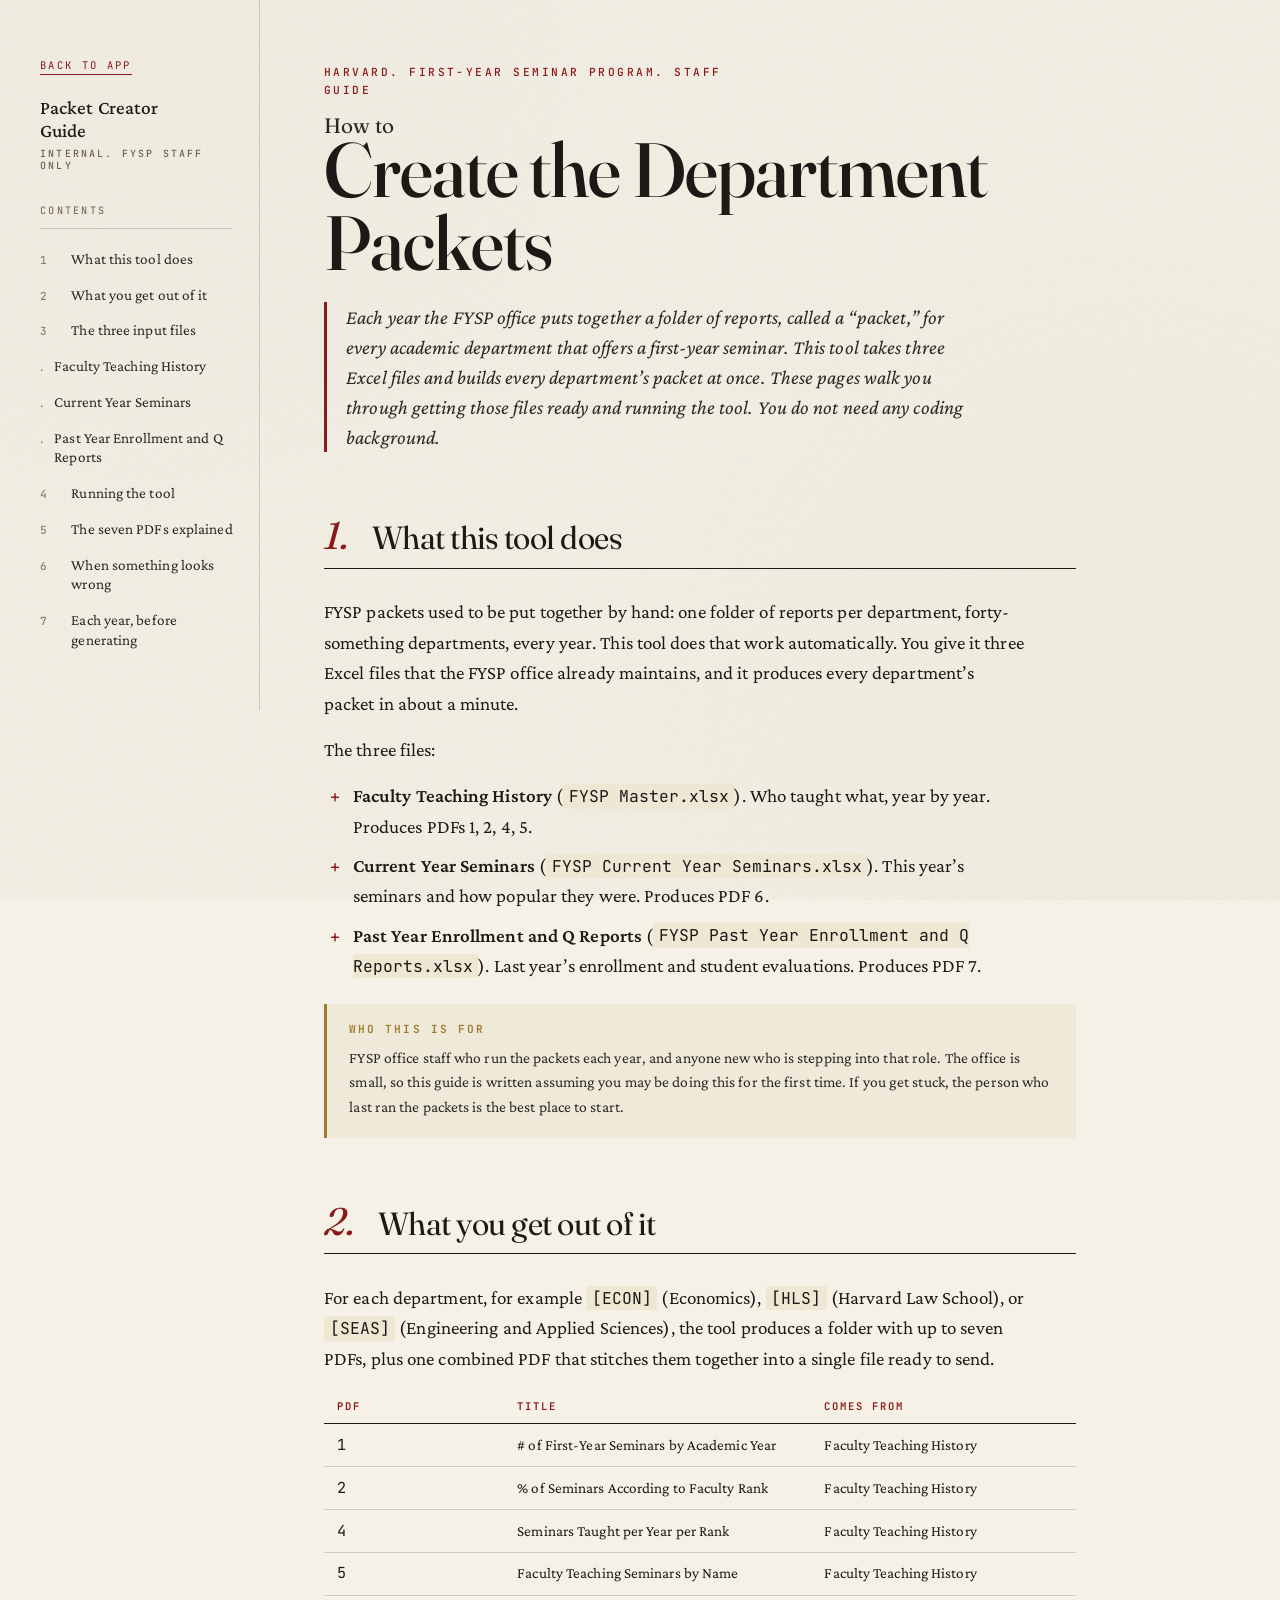
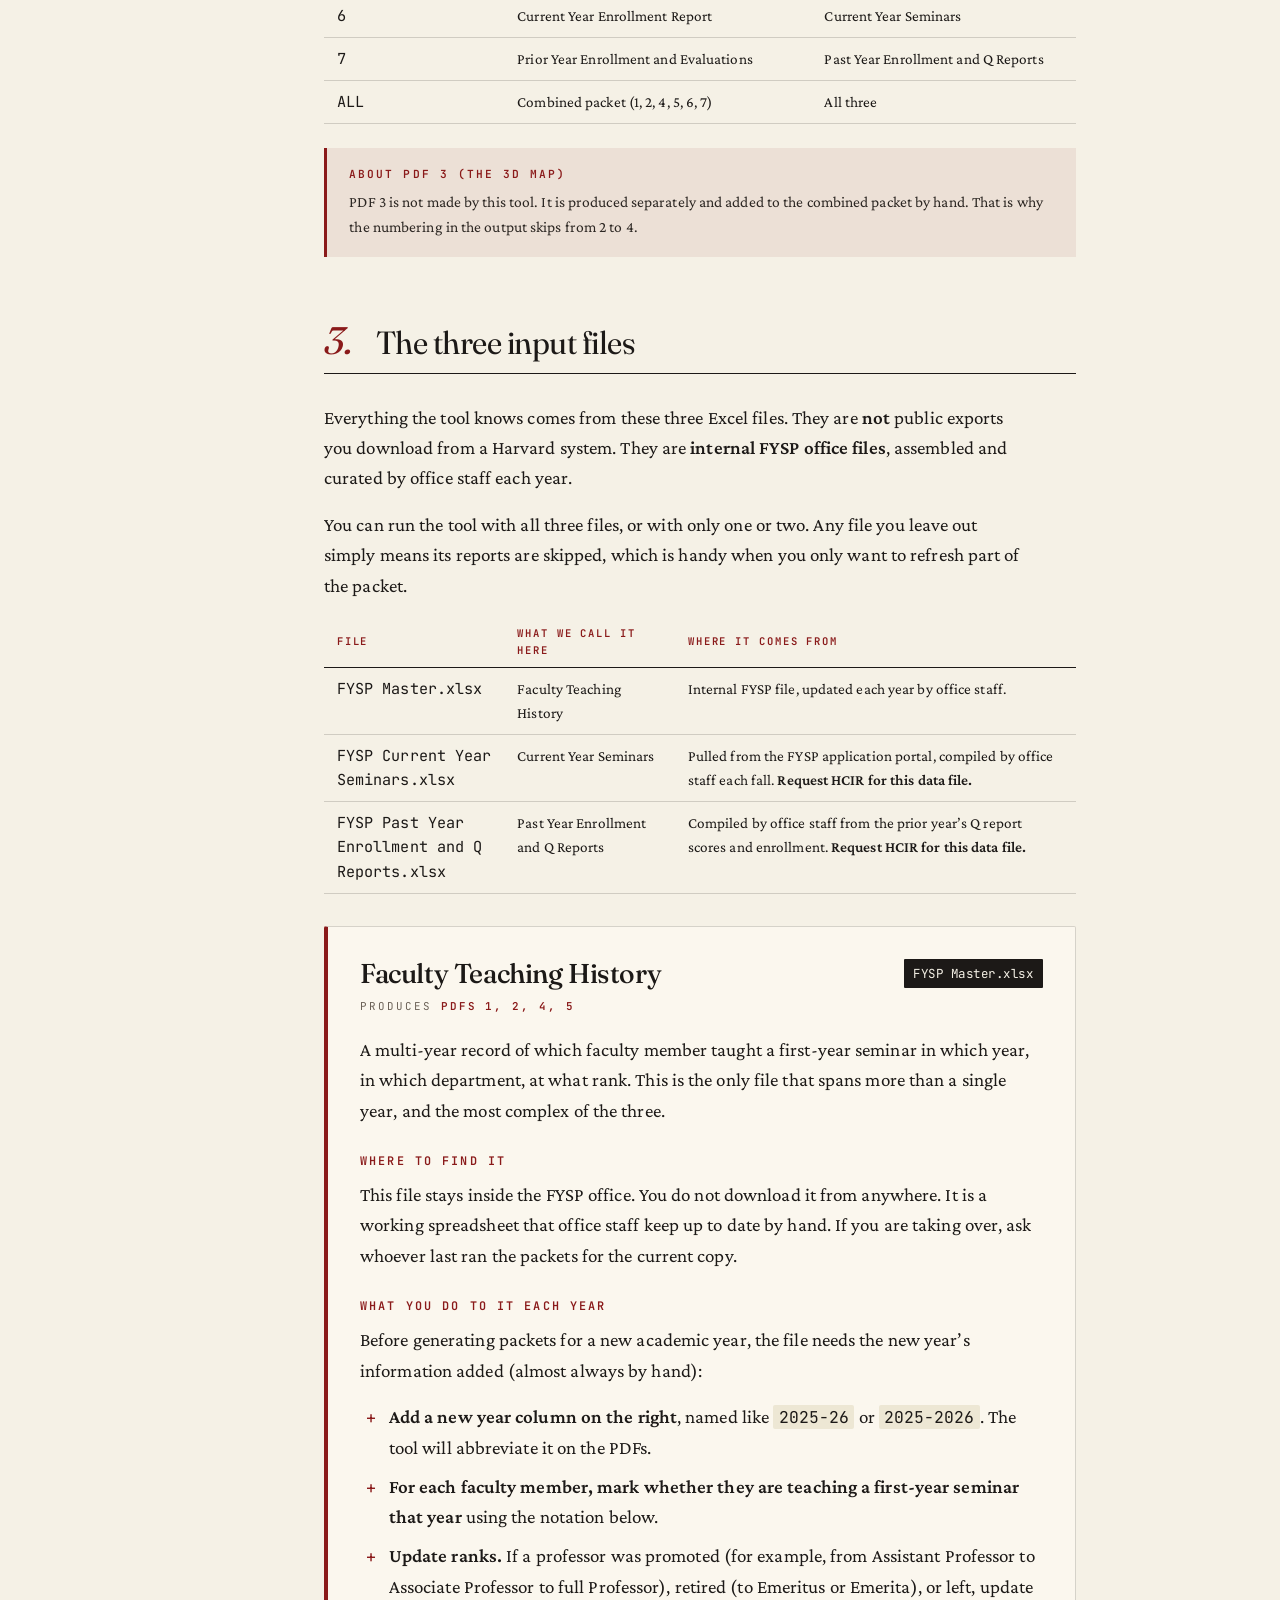
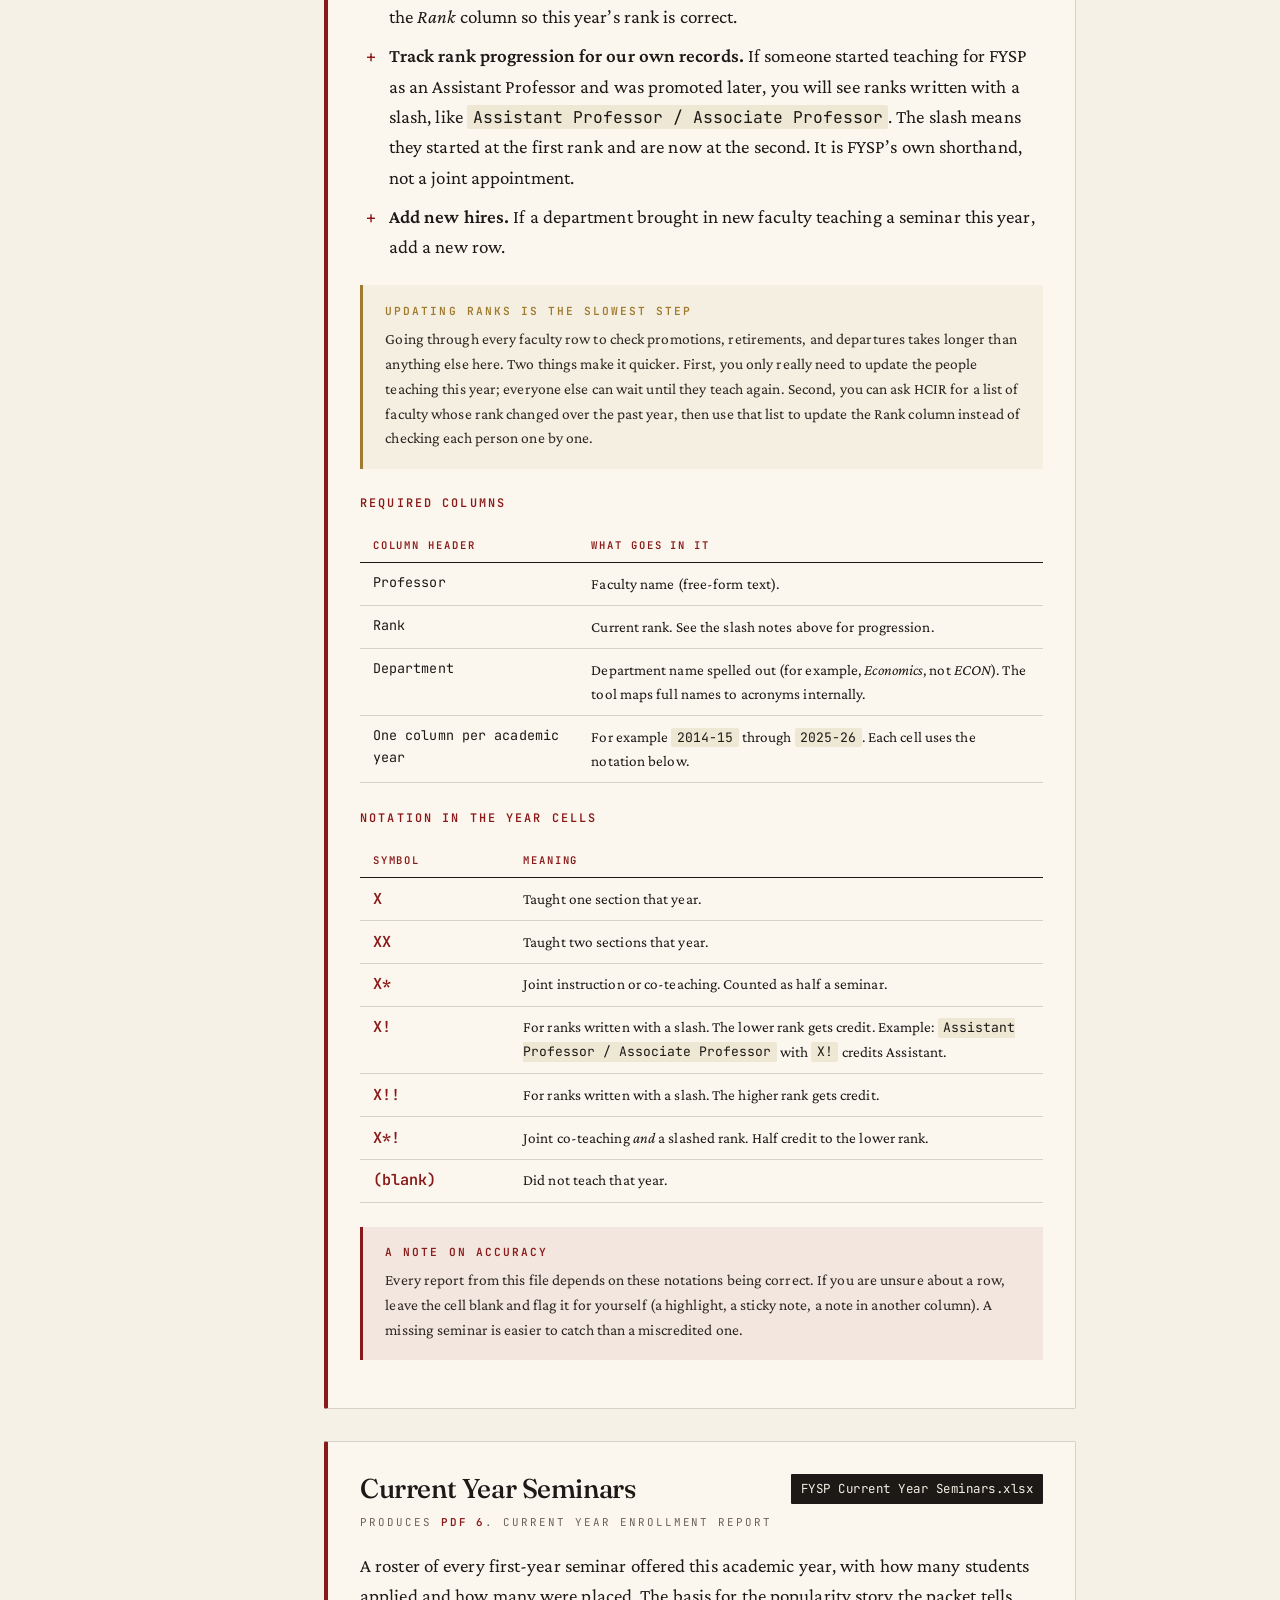
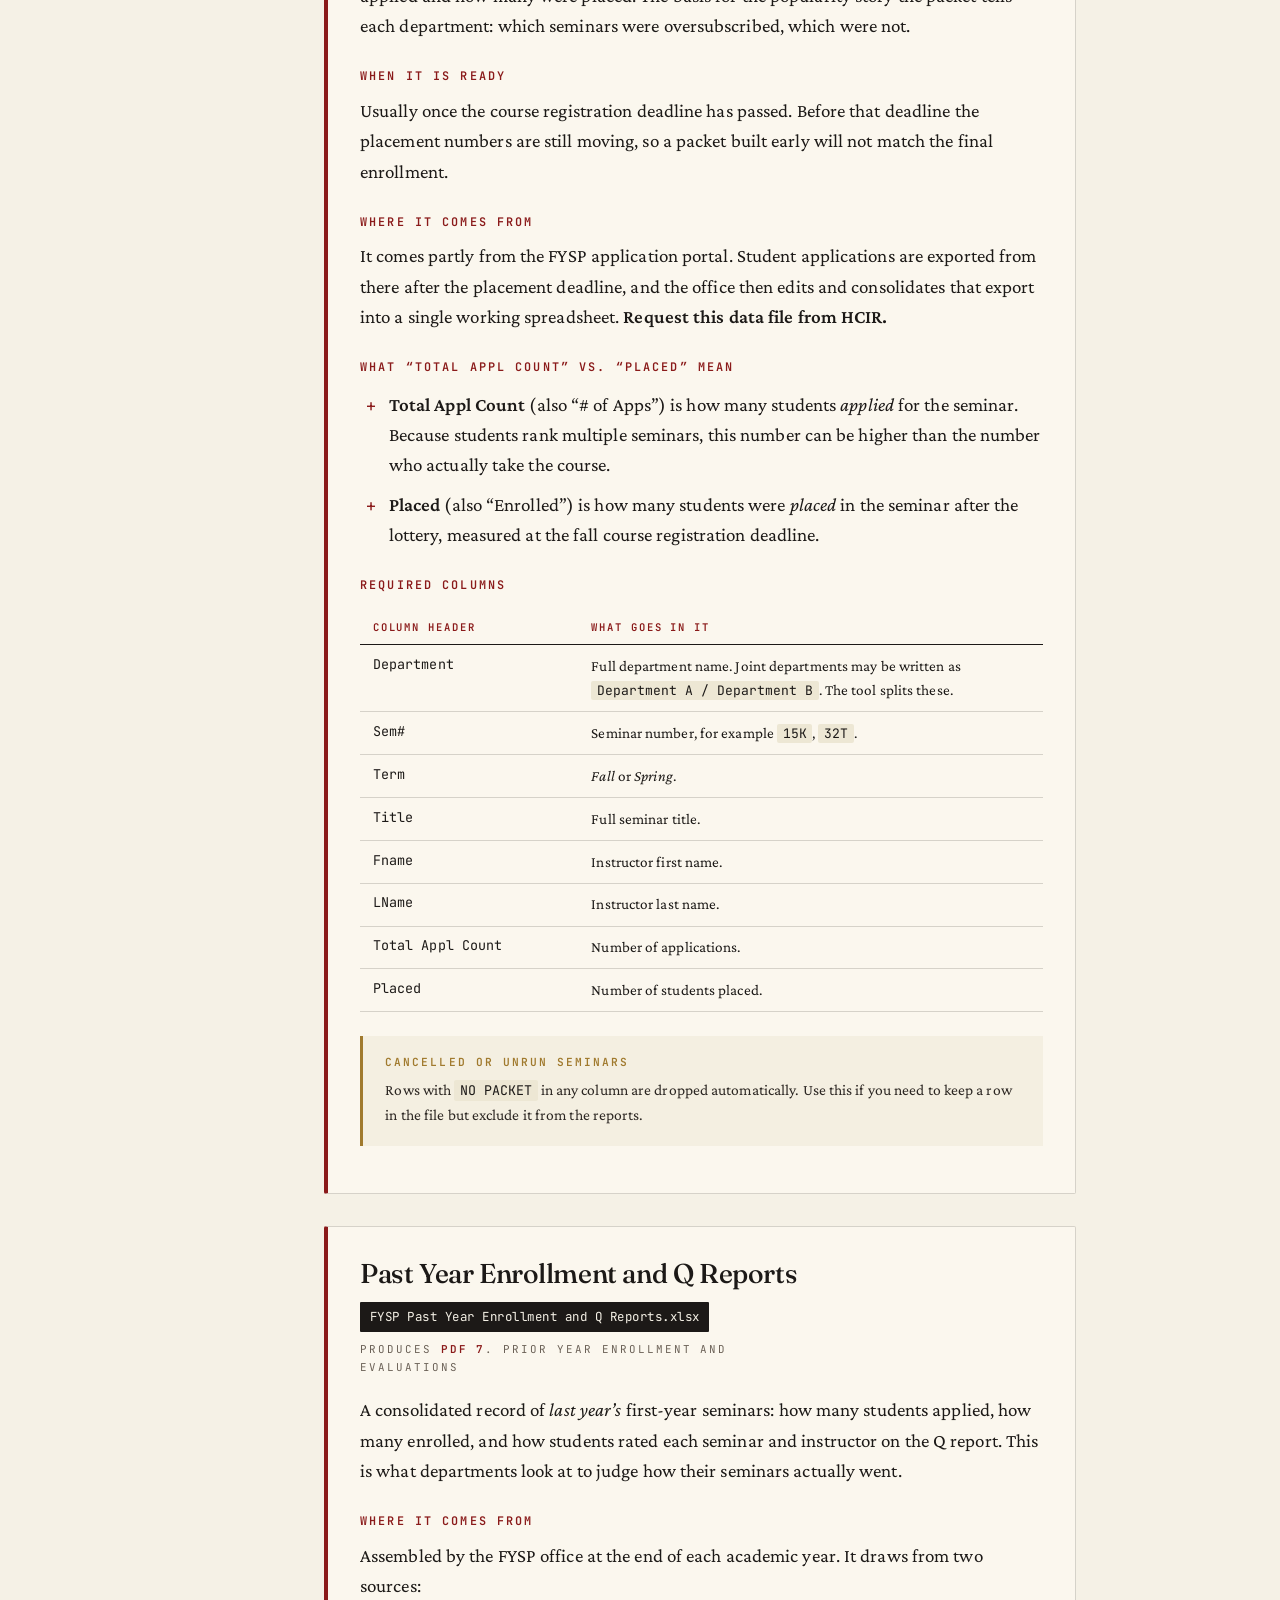
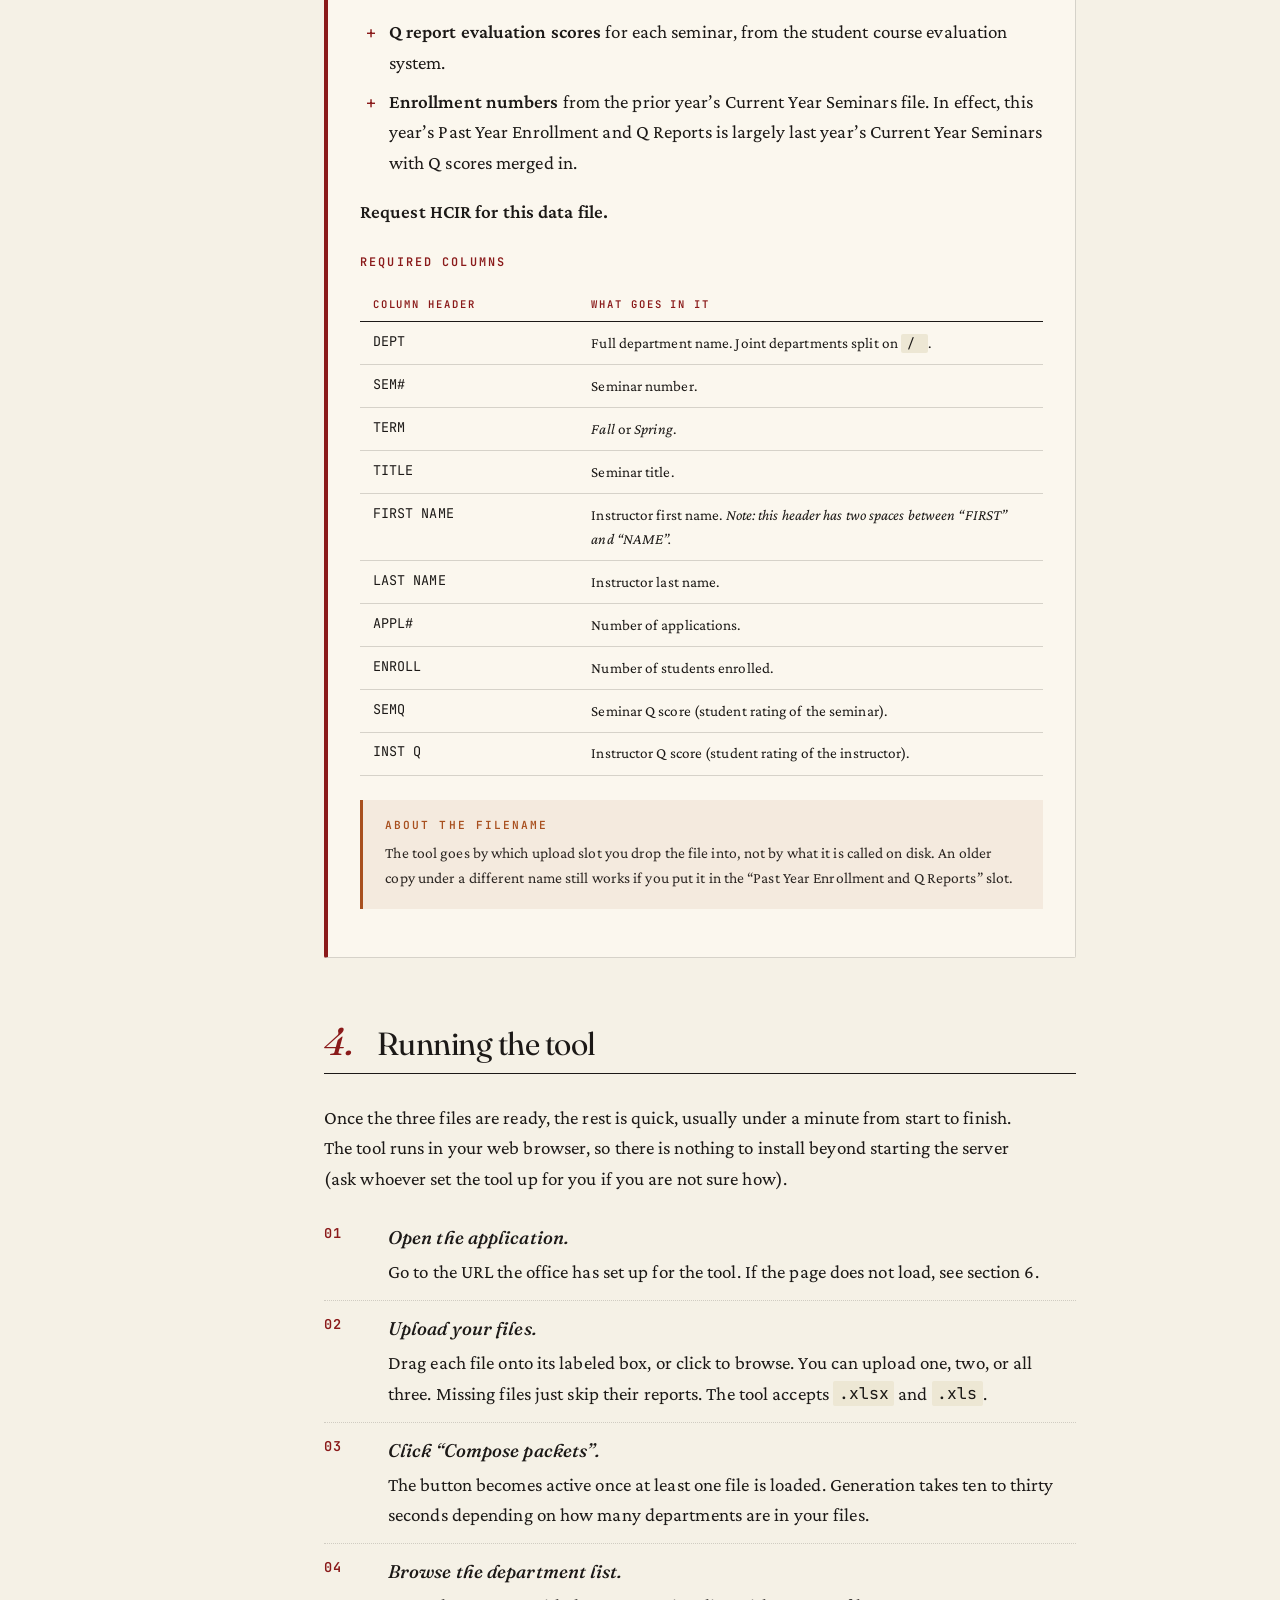
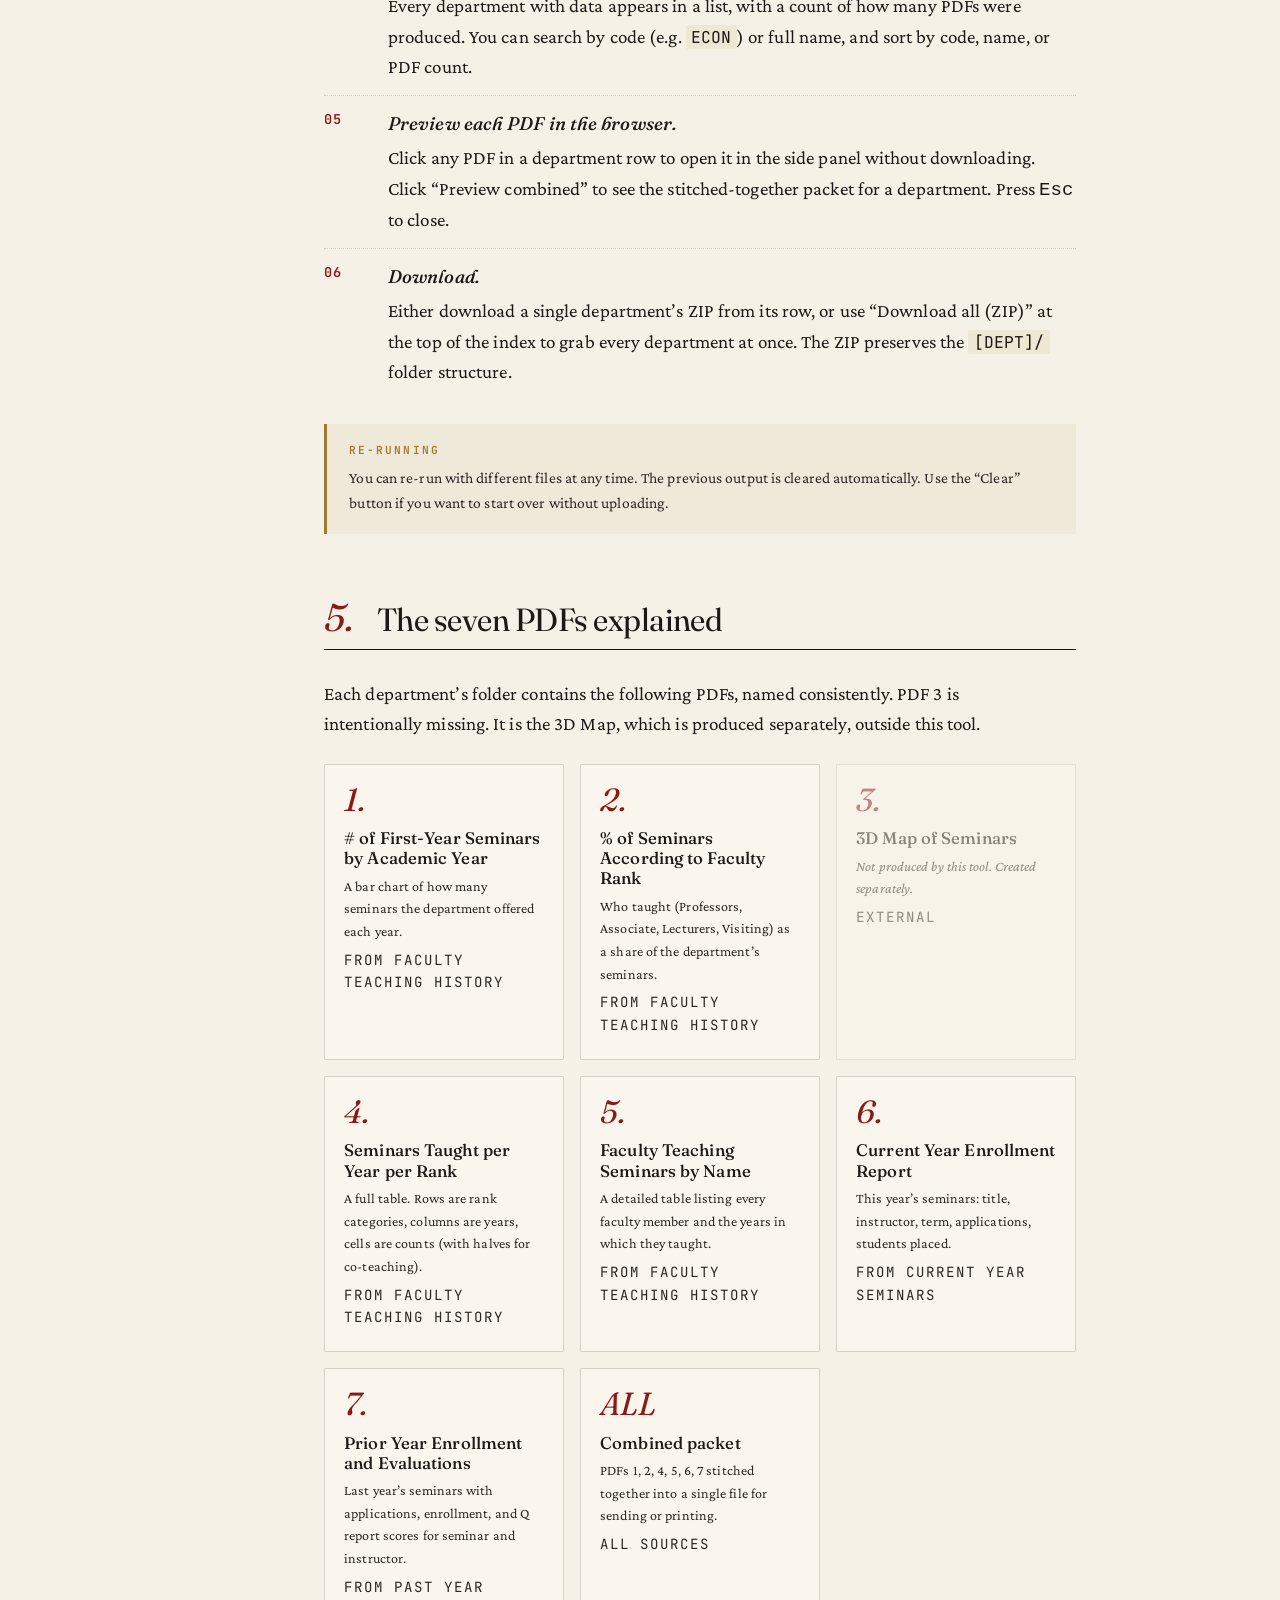
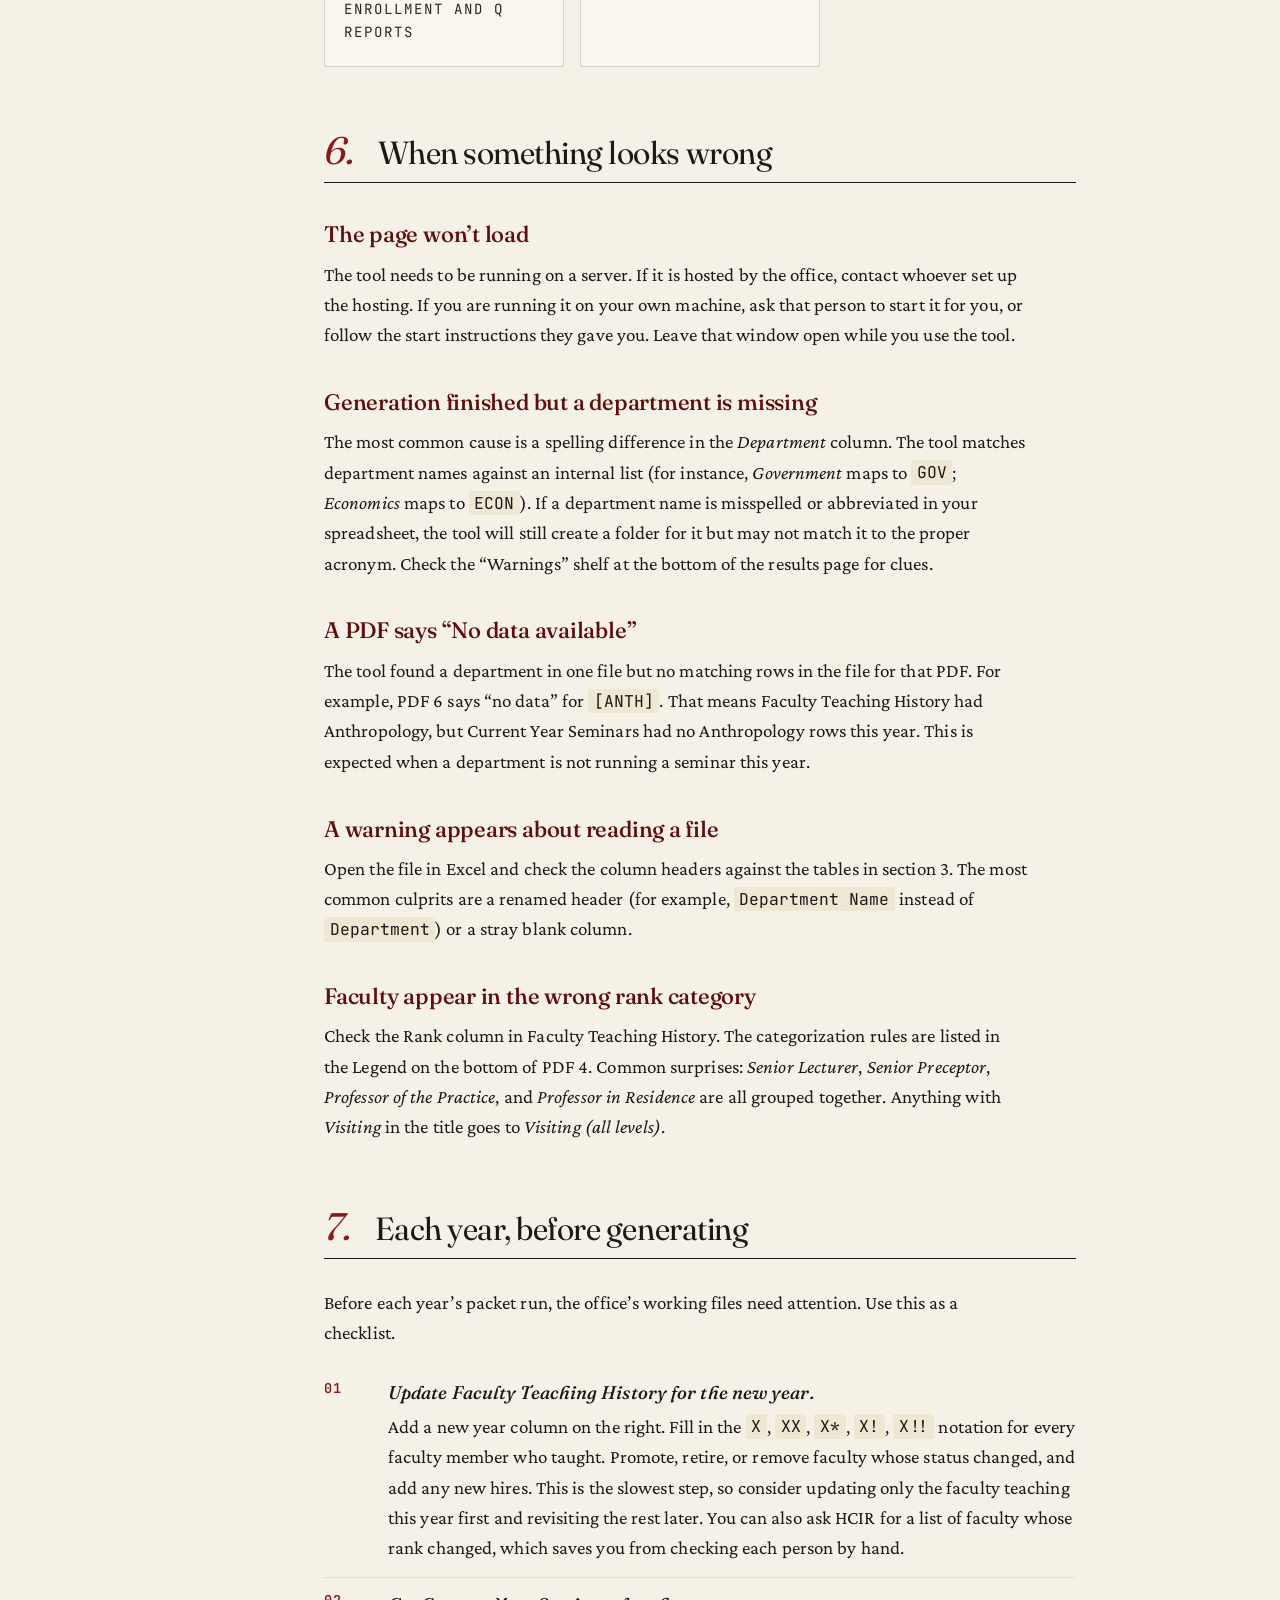
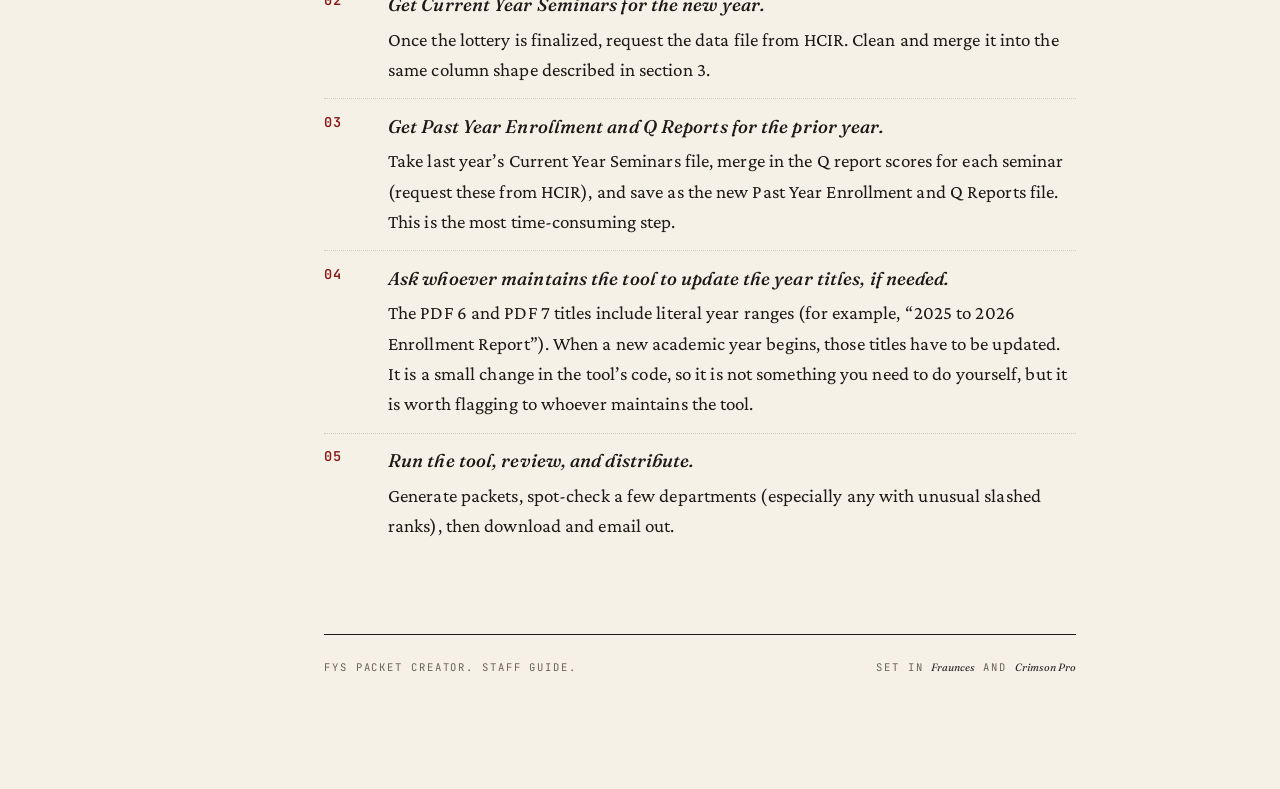
<file: static/instructions.html>
<!DOCTYPE html>
<html lang="en">
<head>
<meta charset="UTF-8" />
<meta name="viewport" content="width=device-width, initial-scale=1.0" />
<title>FYS Packet Creator. Staff guide</title>

<link rel="preconnect" href="https://fonts.googleapis.com">
<link rel="preconnect" href="https://fonts.gstatic.com" crossorigin>
<link href="https://fonts.googleapis.com/css2?family=Fraunces:ital,opsz,wght@0,9..144,300..900;1,9..144,300..900&family=Crimson+Pro:ital,wght@0,300..700;1,300..700&family=JetBrains+Mono:wght@400;500;600&display=swap" rel="stylesheet">

<style>
/* Instructions. Editorial typography (mirrors docs.html) */
:root {
    --ink:          #1c1917;
    --ink-soft:     #2c2723;
    --paper:        #f5f1e6;
    --paper-soft:   #ede7d4;
    --paper-deep:   #e3dcc4;
    --crimson:      #8a1a1a;
    --crimson-deep: #5e0e0e;
    --crimson-fade: rgba(138, 26, 26, 0.08);
    --gold:         #a07a2e;
    --rule:         #2c2723;
    --rule-soft:    rgba(44, 39, 35, 0.18);
    --muted:        #6b6157;
    --muted-soft:   #8b8275;
    --ok:           #4a6b3d;
    --warn:         #a8501f;

    --display: "Fraunces", "Times New Roman", Georgia, serif;
    --body:    "Crimson Pro", "Iowan Old Style", Cambria, serif;
    --mono:    "JetBrains Mono", ui-monospace, Menlo, Consolas, monospace;
}

* { box-sizing: border-box; margin: 0; padding: 0; }

html { scroll-behavior: smooth; scroll-padding-top: 2rem; }
body {
    background: var(--paper);
    color: var(--ink);
    font-family: var(--body);
    font-size: 19px;
    line-height: 1.6;
    letter-spacing: 0.005em;
    -webkit-font-smoothing: antialiased;
    text-rendering: optimizeLegibility;
    position: relative;
}

::selection { background: var(--crimson); color: var(--paper); }

body::before {
    content: "";
    position: fixed; inset: 0; pointer-events: none;
    z-index: 0; opacity: 0.3;
    background-image:
        radial-gradient(circle at 12% 8%, rgba(138,26,26,0.04) 0, transparent 35%),
        radial-gradient(circle at 88% 80%, rgba(160,122,46,0.05) 0, transparent 40%),
        url("data:image/svg+xml;utf8,<svg xmlns='http://www.w3.org/2000/svg' width='160' height='160'><filter id='n'><feTurbulence type='fractalNoise' baseFrequency='0.85' numOctaves='2' seed='3'/><feColorMatrix values='0 0 0 0 0.1 0 0 0 0 0.08 0 0 0 0 0.06 0 0 0 0.18 0'/></filter><rect width='100%' height='100%' filter='url(%23n)'/></svg>");
    mix-blend-mode: multiply;
}

.shell {
    position: relative;
    z-index: 1;
    display: grid;
    grid-template-columns: 260px 1fr;
    gap: 0;
    max-width: 1280px;
    margin: 0 auto;
    min-height: 100vh;
}

.sidebar {
    border-right: 1px solid var(--rule-soft);
    padding: 3rem 1.6rem 3rem 2.5rem;
    position: sticky;
    top: 0;
    align-self: start;
    max-height: 100vh;
    overflow-y: auto;
}

.brand { margin-bottom: 2rem; }
.brand-back {
    font-family: var(--mono);
    font-size: 0.66rem;
    letter-spacing: 0.22em;
    text-transform: uppercase;
    text-decoration: none;
    color: var(--crimson);
    border-bottom: 1px solid var(--crimson);
    padding-bottom: 2px;
}
.brand-back:hover { color: var(--crimson-deep); border-color: var(--crimson-deep); }
.brand-title {
    font-family: var(--body);
    font-weight: 500;
    font-style: normal;
    font-size: 1.2rem;
    line-height: 1.2;
    margin-top: 1.1rem;
    color: var(--ink);
    letter-spacing: 0.005em;
}
.brand-title-sub {
    display: block;
    font-family: var(--mono);
    font-weight: 500;
    font-size: 0.62rem;
    letter-spacing: 0.22em;
    text-transform: uppercase;
    color: var(--muted);
    margin-top: 0.35rem;
}

.toc-label {
    font-family: var(--mono);
    font-size: 0.64rem;
    text-transform: uppercase;
    letter-spacing: 0.22em;
    color: var(--muted);
    margin-bottom: 1rem;
    padding-bottom: 0.5rem;
    border-bottom: 1px solid var(--rule-soft);
}
.toc { list-style: none; }
.toc li { margin-bottom: 0.5rem; }
.toc a {
    display: flex;
    gap: 0.7rem;
    align-items: baseline;
    text-decoration: none;
    color: var(--ink-soft);
    font-family: var(--body);
    font-size: 0.95rem;
    line-height: 1.3;
    padding: 0.25rem 0;
    transition: color 0.15s;
}
.toc a:hover { color: var(--crimson); }
.toc-num {
    font-family: var(--mono);
    font-size: 0.7rem;
    font-weight: 500;
    color: var(--muted-soft);
    min-width: 1.8em;
}
.toc-sub {
    padding-left: 2rem;
    font-size: 0.88rem;
    color: var(--muted);
}
.toc-sub::before { content: ".  "; color: var(--muted-soft); }

.handbook { padding: 4rem 4rem 6rem 4rem; max-width: 880px; }

.eyebrow {
    font-family: var(--mono);
    font-size: 0.7rem;
    font-weight: 500;
    text-transform: uppercase;
    letter-spacing: 0.22em;
    color: var(--crimson);
    margin-bottom: 1rem;
}
.handbook-title {
    font-family: var(--display);
    font-weight: 400;
    line-height: 0.95;
    letter-spacing: -0.025em;
    color: var(--ink);
    font-variation-settings: "opsz" 144;
    margin-bottom: 1.4rem;
}
.handbook-title .h-the {
    display: block;
    font-style: normal;
    font-weight: 400;
    font-size: 1.3rem;
    color: var(--ink-soft);
    margin-bottom: -0.1rem;
    font-variation-settings: "opsz" 24;
    letter-spacing: 0;
}
.handbook-title .h-main {
    display: block;
    font-size: clamp(3rem, 6vw, 5rem);
    font-weight: 500;
}

.lede {
    font-family: var(--body);
    font-size: 1.25rem;
    font-style: italic;
    color: var(--ink-soft);
    max-width: 60ch;
    line-height: 1.5;
    margin-bottom: 2rem;
    padding-left: 1.2rem;
    border-left: 3px solid var(--crimson);
}

section { margin-top: 4rem; scroll-margin-top: 1.5rem; }
.sec-head {
    display: grid;
    grid-template-columns: auto 1fr;
    gap: 1.4rem;
    align-items: baseline;
    margin-bottom: 1.8rem;
    padding-bottom: 0.8rem;
    border-bottom: 1px solid var(--ink);
}
.sec-num {
    font-family: var(--display);
    font-style: italic;
    font-weight: 400;
    font-size: 2.4rem;
    color: var(--crimson);
    line-height: 1;
    font-variation-settings: "opsz" 48;
}
.sec-title {
    font-family: var(--display);
    font-weight: 400;
    font-size: 2rem;
    line-height: 1.05;
    letter-spacing: -0.015em;
    color: var(--ink);
    font-variation-settings: "opsz" 72;
}

h3.sub {
    font-family: var(--display);
    font-weight: 500;
    font-size: 1.4rem;
    line-height: 1.2;
    color: var(--crimson-deep);
    margin-top: 2.4rem;
    margin-bottom: 0.7rem;
    letter-spacing: -0.01em;
    font-variation-settings: "opsz" 36;
}
h4.subsub {
    font-family: var(--mono);
    font-size: 0.74rem;
    text-transform: uppercase;
    letter-spacing: 0.18em;
    color: var(--crimson);
    margin-top: 1.6rem;
    margin-bottom: 0.6rem;
    font-weight: 600;
}

p { margin-bottom: 1rem; max-width: 64ch; }
.muted { color: var(--muted); font-size: 0.95rem; font-style: italic; }
strong { font-weight: 600; color: var(--ink); }
em { font-style: italic; }

code, .mono {
    font-family: var(--mono);
    font-size: 0.86em;
    background: var(--paper-soft);
    padding: 0.08rem 0.35rem;
    border-radius: 2px;
    color: var(--ink);
    letter-spacing: 0;
}

.workbook {
    margin-top: 2rem;
    padding: 2rem 2rem 1.6rem;
    background: rgba(255, 252, 244, 0.6);
    border: 1px solid var(--rule-soft);
    border-left: 4px solid var(--crimson);
    border-radius: 2px;
}
.workbook-head {
    display: flex;
    justify-content: space-between;
    align-items: flex-start;
    flex-wrap: wrap;
    gap: 0.8rem;
    margin-bottom: 0.6rem;
}
.workbook-name {
    font-family: var(--display);
    font-weight: 500;
    font-size: 1.7rem;
    letter-spacing: -0.015em;
    color: var(--ink);
    line-height: 1.1;
    font-variation-settings: "opsz" 48;
}
.workbook-filename {
    font-family: var(--mono);
    font-size: 0.78rem;
    color: var(--paper);
    background: var(--ink);
    padding: 0.3rem 0.6rem;
    border-radius: 1px;
    letter-spacing: 0.04em;
}
.workbook-produces {
    font-family: var(--mono);
    font-size: 0.68rem;
    text-transform: uppercase;
    letter-spacing: 0.18em;
    color: var(--muted);
    margin-bottom: 1.2rem;
}
.workbook-produces strong { color: var(--crimson); }

table.cols, table.legend, table.summary {
    width: 100%;
    border-collapse: collapse;
    margin: 1rem 0 1.5rem;
    font-family: var(--body);
    font-size: 0.95rem;
}
table.cols th, table.legend th, table.summary th {
    text-align: left;
    font-family: var(--mono);
    font-size: 0.66rem;
    font-weight: 600;
    text-transform: uppercase;
    letter-spacing: 0.18em;
    color: var(--crimson);
    padding: 0.5rem 0.8rem;
    border-bottom: 1px solid var(--ink);
    background: transparent;
}
table.cols td, table.legend td, table.summary td {
    padding: 0.55rem 0.8rem;
    border-bottom: 1px solid var(--rule-soft);
    vertical-align: top;
}
table.cols td:first-child { font-family: var(--mono); font-size: 0.84rem; color: var(--ink); width: 32%; }
table.legend td:first-child { font-family: var(--mono); font-weight: 600; color: var(--crimson); width: 22%; }
table.summary td:first-child { font-family: var(--mono); width: 24%; }

ol.steps {
    list-style: none;
    counter-reset: step;
    margin: 1rem 0 1.5rem;
}
ol.steps > li {
    counter-increment: step;
    position: relative;
    padding: 0.8rem 0 0.8rem 4rem;
    border-bottom: 1px dotted var(--rule-soft);
    min-height: 3rem;
}
ol.steps > li:last-child { border-bottom: none; }
ol.steps > li::before {
    content: counter(step, decimal-leading-zero);
    position: absolute;
    left: 0;
    top: 0.8rem;
    font-family: var(--mono);
    font-size: 0.85rem;
    font-weight: 600;
    color: var(--crimson);
    letter-spacing: 0.05em;
}
ol.steps > li > strong:first-child {
    display: block;
    font-family: var(--display);
    font-style: italic;
    font-weight: 500;
    font-size: 1.15rem;
    color: var(--ink);
    margin-bottom: 0.3rem;
    font-variation-settings: "opsz" 24;
}

ul.bullets { list-style: none; margin: 0.8rem 0 1.2rem 0.4rem; }
ul.bullets li {
    position: relative;
    padding-left: 1.4rem;
    margin-bottom: 0.55rem;
    max-width: 64ch;
}
ul.bullets li::before {
    content: "+";
    position: absolute;
    left: 0;
    color: var(--crimson);
    font-weight: 600;
}

.callout {
    margin: 1.4rem 0;
    padding: 1.1rem 1.4rem;
    border-left: 3px solid var(--gold);
    background: rgba(160, 122, 46, 0.07);
    font-family: var(--body);
    font-size: 0.97rem;
    color: var(--ink-soft);
}
.callout strong {
    font-family: var(--mono);
    font-size: 0.7rem;
    text-transform: uppercase;
    letter-spacing: 0.18em;
    color: var(--gold);
    display: block;
    margin-bottom: 0.4rem;
}
.callout.note { border-color: var(--crimson); background: var(--crimson-fade); }
.callout.note strong { color: var(--crimson); }
.callout.warn { border-color: var(--warn); background: rgba(168, 80, 31, 0.08); }
.callout.warn strong { color: var(--warn); }

.pdf-cards {
    display: grid;
    grid-template-columns: repeat(auto-fit, minmax(240px, 1fr));
    gap: 1rem;
    margin: 1.5rem 0;
}
.pdf-card {
    border: 1px solid var(--rule-soft);
    border-radius: 2px;
    padding: 1.2rem 1.2rem 1rem;
    background: rgba(255, 252, 244, 0.5);
}
.pdf-card-num {
    font-family: var(--display);
    font-style: italic;
    font-size: 2rem;
    color: var(--crimson);
    line-height: 1;
    font-variation-settings: "opsz" 36;
}
.pdf-card-title {
    font-family: var(--display);
    font-weight: 500;
    font-size: 1.05rem;
    color: var(--ink);
    margin: 0.5rem 0 0.4rem;
    line-height: 1.2;
    font-variation-settings: "opsz" 24;
}
.pdf-card p {
    font-size: 0.88rem;
    color: var(--ink-soft);
    margin-bottom: 0.4rem;
    max-width: none;
}
.pdf-card-src {
    font-family: var(--mono);
    font-size: 0.65rem;
    text-transform: uppercase;
    letter-spacing: 0.14em;
    color: var(--muted);
}

.colophon {
    margin-top: 5rem;
    padding-top: 1.5rem;
    border-top: 1px solid var(--ink);
    font-family: var(--mono);
    font-size: 0.66rem;
    text-transform: uppercase;
    letter-spacing: 0.18em;
    color: var(--muted);
    display: flex;
    justify-content: space-between;
    gap: 1rem;
    flex-wrap: wrap;
}
.colophon em {
    font-family: var(--display);
    font-style: italic;
    color: var(--ink-soft);
    text-transform: none;
    letter-spacing: 0;
}

@media (max-width: 960px) {
    .shell { grid-template-columns: 1fr; }
    .sidebar {
        position: static;
        max-height: none;
        border-right: none;
        border-bottom: 1px solid var(--rule-soft);
        padding: 2rem 1.4rem;
    }
    .handbook { padding: 3rem 1.4rem 4rem; }
}

@media (max-width: 520px) {
    body { font-size: 17px; }
    .handbook-title .h-main { font-size: 2.6rem; }
    .sec-head { grid-template-columns: 1fr; gap: 0.4rem; }
    .sec-num { font-size: 1.8rem; }
    .sec-title { font-size: 1.6rem; }
    .workbook { padding: 1.4rem 1.2rem; }
    .workbook-name { font-size: 1.3rem; }
    ol.steps > li { padding-left: 3rem; }
}

/* Print. Tuned for letter-size PDF */
@page {
    size: letter;
    margin: 0.7in 0.75in;
}
@media print {
    html, body { background: var(--paper) !important; }
    body::before { display: none; }
    .sidebar { display: none; }
    .shell { display: block; max-width: 100%; }
    .handbook { padding: 0; max-width: 100%; }
    a { color: var(--ink); text-decoration: none; }

    * { -webkit-print-color-adjust: exact !important; print-color-adjust: exact !important; }

    /* Let the text flow down each page instead of forcing every section onto
       a fresh sheet, which was leaving large blank gaps. Just keep a heading
       with the text that follows it, and never split a small block in two. */
    section { margin-top: 2.2rem; break-before: auto; }
    section:first-of-type { margin-top: 0; }
    .sec-head { break-after: avoid; break-inside: avoid; }
    h3.sub, h4.subsub { break-after: avoid; }
    ol.steps > li > strong:first-child { break-after: avoid; }

    /* Long workbook cards may run onto the next page so nothing gets clipped.
       Smaller blocks and tables stay whole. */
    .workbook { break-inside: auto; }
    .workbook-head { break-after: avoid; }
    .callout, .pdf-card { break-inside: avoid; }
    table.cols, table.legend, table.summary { break-inside: avoid; }
    tr { break-inside: avoid; }

    p, ul.bullets li { max-width: none; orphans: 3; widows: 3; }
    .pdf-cards { grid-template-columns: repeat(2, 1fr); }
    .handbook-title .h-main { font-size: 3.2rem; }
    .lede { font-size: 1.1rem; }
    .colophon { break-inside: avoid; }
}
</style>

</head>
<body>

<div class="shell">

<aside class="sidebar">
    <div class="brand">
        <a class="brand-back" href="/">Back to app</a>
        <p class="brand-title">Packet Creator<br />Guide<span class="brand-title-sub">Internal. FYSP staff only</span></p>
    </div>

    <p class="toc-label">Contents</p>
    <ul class="toc">
        <li><a href="#what"><span class="toc-num">1</span><span>What this tool does</span></a></li>
        <li><a href="#produces"><span class="toc-num">2</span><span>What you get out of it</span></a></li>
        <li><a href="#workbooks"><span class="toc-num">3</span><span>The three input files</span></a></li>
        <li><a href="#saved" class="toc-sub">Faculty Teaching History</a></li>
        <li><a href="#applications" class="toc-sub">Current Year Seminars</a></li>
        <li><a href="#holygrail" class="toc-sub">Past Year Enrollment and Q Reports</a></li>
        <li><a href="#running"><span class="toc-num">4</span><span>Running the tool</span></a></li>
        <li><a href="#pdfs"><span class="toc-num">5</span><span>The seven PDFs explained</span></a></li>
        <li><a href="#troubleshooting"><span class="toc-num">6</span><span>When something looks wrong</span></a></li>
        <li><a href="#yearly"><span class="toc-num">7</span><span>Each year, before generating</span></a></li>
    </ul>
</aside>

<main class="handbook">

    <p class="eyebrow">Harvard. First-Year Seminar Program. Staff guide</p>
    <h1 class="handbook-title">
        <span class="h-the">How to</span>
        <span class="h-main">Create the Department Packets</span>
    </h1>

    <p class="lede">
        Each year the FYSP office puts together a folder of reports, called a &ldquo;packet,&rdquo; for every academic department that offers a first-year seminar. This tool takes three Excel files and builds every department&rsquo;s packet at once. These pages walk you through getting those files ready and running the tool. You do not need any coding background.
    </p>

    <!-- I -->
    <section id="what">
        <header class="sec-head">
            <span class="sec-num">1.</span>
            <h2 class="sec-title">What this tool does</h2>
        </header>

        <p>
            FYSP packets used to be put together by hand: one folder of reports per department, forty-something departments, every year. This tool does that work automatically. You give it three Excel files that the FYSP office already maintains, and it produces every department&rsquo;s packet in about a minute.
        </p>

        <p>The three files:</p>
        <ul class="bullets">
            <li><strong>Faculty Teaching History</strong> (<code>FYSP Master.xlsx</code>). Who taught what, year by year. Produces PDFs 1, 2, 4, 5.</li>
            <li><strong>Current Year Seminars</strong> (<code>FYSP Current Year Seminars.xlsx</code>). This year&rsquo;s seminars and how popular they were. Produces PDF 6.</li>
            <li><strong>Past Year Enrollment and Q Reports</strong> (<code>FYSP Past Year Enrollment and Q Reports.xlsx</code>). Last year&rsquo;s enrollment and student evaluations. Produces PDF 7.</li>
        </ul>

        <div class="callout">
            <strong>Who this is for</strong>
            FYSP office staff who run the packets each year, and anyone new who is stepping into that role. The office is small, so this guide is written assuming you may be doing this for the first time. If you get stuck, the person who last ran the packets is the best place to start.
        </div>
    </section>

    <!-- II -->
    <section id="produces">
        <header class="sec-head">
            <span class="sec-num">2.</span>
            <h2 class="sec-title">What you get out of it</h2>
        </header>

        <p>
            For each department, for example <code>[ECON]</code> (Economics), <code>[HLS]</code> (Harvard Law School), or <code>[SEAS]</code> (Engineering and Applied Sciences), the tool produces a folder with up to seven PDFs, plus one combined PDF that stitches them together into a single file ready to send.
        </p>

        <table class="summary">
            <thead>
                <tr><th>PDF</th><th>Title</th><th>Comes from</th></tr>
            </thead>
            <tbody>
                <tr><td>1</td><td># of First-Year Seminars by Academic Year</td><td>Faculty Teaching History</td></tr>
                <tr><td>2</td><td>% of Seminars According to Faculty Rank</td><td>Faculty Teaching History</td></tr>
                <tr><td>4</td><td>Seminars Taught per Year per Rank</td><td>Faculty Teaching History</td></tr>
                <tr><td>5</td><td>Faculty Teaching Seminars by Name</td><td>Faculty Teaching History</td></tr>
                <tr><td>6</td><td>Current Year Enrollment Report</td><td>Current Year Seminars</td></tr>
                <tr><td>7</td><td>Prior Year Enrollment and Evaluations</td><td>Past Year Enrollment and Q Reports</td></tr>
                <tr><td>ALL</td><td>Combined packet (1, 2, 4, 5, 6, 7)</td><td>All three</td></tr>
            </tbody>
        </table>

        <div class="callout note">
            <strong>About PDF 3 (the 3D Map)</strong>
            PDF 3 is not made by this tool. It is produced separately and added to the combined packet by hand. That is why the numbering in the output skips from 2 to 4.
        </div>
    </section>

    <!-- III -->
    <section id="workbooks">
        <header class="sec-head">
            <span class="sec-num">3.</span>
            <h2 class="sec-title">The three input files</h2>
        </header>

        <p>
            Everything the tool knows comes from these three Excel files. They are <strong>not</strong> public exports you download from a Harvard system. They are <strong>internal FYSP office files</strong>, assembled and curated by office staff each year.
        </p>

        <p>
            You can run the tool with all three files, or with only one or two. Any file you leave out simply means its reports are skipped, which is handy when you only want to refresh part of the packet.
        </p>

        <table class="summary">
            <thead>
                <tr><th>File</th><th>What we call it here</th><th>Where it comes from</th></tr>
            </thead>
            <tbody>
                <tr>
                    <td>FYSP Master.xlsx</td>
                    <td>Faculty Teaching History</td>
                    <td>Internal FYSP file, updated each year by office staff.</td>
                </tr>
                <tr>
                    <td>FYSP Current Year Seminars.xlsx</td>
                    <td>Current Year Seminars</td>
                    <td>Pulled from the FYSP application portal, compiled by office staff each fall. <strong>Request HCIR for this data file.</strong></td>
                </tr>
                <tr>
                    <td>FYSP Past Year Enrollment and Q Reports.xlsx</td>
                    <td>Past Year Enrollment and Q Reports</td>
                    <td>Compiled by office staff from the prior year&rsquo;s Q report scores and enrollment. <strong>Request HCIR for this data file.</strong></td>
                </tr>
            </tbody>
        </table>

        <!-- FYSP Master -->
        <article id="saved" class="workbook">
            <header class="workbook-head">
                <h3 class="workbook-name">Faculty Teaching History</h3>
                <span class="workbook-filename">FYSP Master.xlsx</span>
            </header>
            <p class="workbook-produces">Produces <strong>PDFs 1, 2, 4, 5</strong></p>

            <p>
                A multi-year record of which faculty member taught a first-year seminar in which year, in which department, at what rank. This is the only file that spans more than a single year, and the most complex of the three.
            </p>

            <h4 class="subsub">Where to find it</h4>
            <p>
                This file stays inside the FYSP office. You do not download it from anywhere. It is a working spreadsheet that office staff keep up to date by hand. If you are taking over, ask whoever last ran the packets for the current copy.
            </p>

            <h4 class="subsub">What you do to it each year</h4>
            <p>Before generating packets for a new academic year, the file needs the new year&rsquo;s information added (almost always by hand):</p>
            <ul class="bullets">
                <li><strong>Add a new year column on the right</strong>, named like <code>2025-26</code> or <code>2025-2026</code>. The tool will abbreviate it on the PDFs.</li>
                <li><strong>For each faculty member, mark whether they are teaching a first-year seminar that year</strong> using the notation below.</li>
                <li><strong>Update ranks.</strong> If a professor was promoted (for example, from Assistant Professor to Associate Professor to full Professor), retired (to Emeritus or Emerita), or left, update the <em>Rank</em> column so this year&rsquo;s rank is correct.</li>
                <li><strong>Track rank progression for our own records.</strong> If someone started teaching for FYSP as an Assistant Professor and was promoted later, you will see ranks written with a slash, like <code>Assistant Professor / Associate Professor</code>. The slash means they started at the first rank and are now at the second. It is FYSP&rsquo;s own shorthand, not a joint appointment.</li>
                <li><strong>Add new hires.</strong> If a department brought in new faculty teaching a seminar this year, add a new row.</li>
            </ul>

            <div class="callout">
                <strong>Updating ranks is the slowest step</strong>
                Going through every faculty row to check promotions, retirements, and departures takes longer than anything else here. Two things make it quicker. First, you only really need to update the people teaching this year; everyone else can wait until they teach again. Second, you can ask HCIR for a list of faculty whose rank changed over the past year, then use that list to update the Rank column instead of checking each person one by one.
            </div>

            <h4 class="subsub">Required columns</h4>
            <table class="cols">
                <thead><tr><th>Column header</th><th>What goes in it</th></tr></thead>
                <tbody>
                    <tr><td>Professor</td><td>Faculty name (free-form text).</td></tr>
                    <tr><td>Rank</td><td>Current rank. See the slash notes above for progression.</td></tr>
                    <tr><td>Department</td><td>Department name spelled out (for example, <em>Economics</em>, not <em>ECON</em>). The tool maps full names to acronyms internally.</td></tr>
                    <tr><td>One column per academic year</td><td>For example <code>2014-15</code> through <code>2025-26</code>. Each cell uses the notation below.</td></tr>
                </tbody>
            </table>

            <h4 class="subsub">Notation in the year cells</h4>
            <table class="legend">
                <thead><tr><th>Symbol</th><th>Meaning</th></tr></thead>
                <tbody>
                    <tr><td>X</td><td>Taught one section that year.</td></tr>
                    <tr><td>XX</td><td>Taught two sections that year.</td></tr>
                    <tr><td>X*</td><td>Joint instruction or co-teaching. Counted as half a seminar.</td></tr>
                    <tr><td>X!</td><td>For ranks written with a slash. The lower rank gets credit. Example: <code>Assistant Professor / Associate Professor</code> with <code>X!</code> credits Assistant.</td></tr>
                    <tr><td>X!!</td><td>For ranks written with a slash. The higher rank gets credit.</td></tr>
                    <tr><td>X*!</td><td>Joint co-teaching <em>and</em> a slashed rank. Half credit to the lower rank.</td></tr>
                    <tr><td>(blank)</td><td>Did not teach that year.</td></tr>
                </tbody>
            </table>

            <div class="callout note">
                <strong>A note on accuracy</strong>
                Every report from this file depends on these notations being correct. If you are unsure about a row, leave the cell blank and flag it for yourself (a highlight, a sticky note, a note in another column). A missing seminar is easier to catch than a miscredited one.
            </div>
        </article>

        <!-- FYSP Current Year Seminars -->
        <article id="applications" class="workbook">
            <header class="workbook-head">
                <h3 class="workbook-name">Current Year Seminars</h3>
                <span class="workbook-filename">FYSP Current Year Seminars.xlsx</span>
            </header>
            <p class="workbook-produces">Produces <strong>PDF 6</strong>. Current Year Enrollment Report</p>

            <p>
                A roster of every first-year seminar offered this academic year, with how many students applied and how many were placed. The basis for the popularity story the packet tells each department: which seminars were oversubscribed, which were not.
            </p>

            <h4 class="subsub">When it is ready</h4>
            <p>
                Usually once the course registration deadline has passed. Before that deadline the placement numbers are still moving, so a packet built early will not match the final enrollment.
            </p>

            <h4 class="subsub">Where it comes from</h4>
            <p>
                It comes partly from the FYSP application portal. Student applications are exported from there after the placement deadline, and the office then edits and consolidates that export into a single working spreadsheet. <strong>Request this data file from HCIR.</strong>
            </p>

            <h4 class="subsub">What &ldquo;Total Appl Count&rdquo; vs. &ldquo;Placed&rdquo; mean</h4>
            <ul class="bullets">
                <li><strong>Total Appl Count</strong> (also &ldquo;# of Apps&rdquo;) is how many students <em>applied</em> for the seminar. Because students rank multiple seminars, this number can be higher than the number who actually take the course.</li>
                <li><strong>Placed</strong> (also &ldquo;Enrolled&rdquo;) is how many students were <em>placed</em> in the seminar after the lottery, measured at the fall course registration deadline.</li>
            </ul>

            <h4 class="subsub">Required columns</h4>
            <table class="cols">
                <thead><tr><th>Column header</th><th>What goes in it</th></tr></thead>
                <tbody>
                    <tr><td>Department</td><td>Full department name. Joint departments may be written as <code>Department A / Department B</code>. The tool splits these.</td></tr>
                    <tr><td>Sem#</td><td>Seminar number, for example <code>15K</code>, <code>32T</code>.</td></tr>
                    <tr><td>Term</td><td><em>Fall</em> or <em>Spring</em>.</td></tr>
                    <tr><td>Title</td><td>Full seminar title.</td></tr>
                    <tr><td>Fname</td><td>Instructor first name.</td></tr>
                    <tr><td>LName</td><td>Instructor last name.</td></tr>
                    <tr><td>Total Appl Count</td><td>Number of applications.</td></tr>
                    <tr><td>Placed</td><td>Number of students placed.</td></tr>
                </tbody>
            </table>

            <div class="callout">
                <strong>Cancelled or unrun seminars</strong>
                Rows with <code>NO PACKET</code> in any column are dropped automatically. Use this if you need to keep a row in the file but exclude it from the reports.
            </div>
        </article>

        <!-- FYSP Past Year Enrollment and Q Reports -->
        <article id="holygrail" class="workbook">
            <header class="workbook-head">
                <h3 class="workbook-name">Past Year Enrollment and Q Reports</h3>
                <span class="workbook-filename">FYSP Past Year Enrollment and Q Reports.xlsx</span>
            </header>
            <p class="workbook-produces">Produces <strong>PDF 7</strong>. Prior Year Enrollment and Evaluations</p>

            <p>
                A consolidated record of <em>last year&rsquo;s</em> first-year seminars: how many students applied, how many enrolled, and how students rated each seminar and instructor on the Q report. This is what departments look at to judge how their seminars actually went.
            </p>

            <h4 class="subsub">Where it comes from</h4>
            <p>
                Assembled by the FYSP office at the end of each academic year. It draws from two sources:
            </p>
            <ul class="bullets">
                <li><strong>Q report evaluation scores</strong> for each seminar, from the student course evaluation system.</li>
                <li><strong>Enrollment numbers</strong> from the prior year&rsquo;s Current Year Seminars file. In effect, this year&rsquo;s Past Year Enrollment and Q Reports is largely last year&rsquo;s Current Year Seminars with Q scores merged in.</li>
            </ul>
            <p><strong>Request HCIR for this data file.</strong></p>

            <h4 class="subsub">Required columns</h4>
            <table class="cols">
                <thead><tr><th>Column header</th><th>What goes in it</th></tr></thead>
                <tbody>
                    <tr><td>DEPT</td><td>Full department name. Joint departments split on <code> / </code>.</td></tr>
                    <tr><td>SEM#</td><td>Seminar number.</td></tr>
                    <tr><td>TERM</td><td><em>Fall</em> or <em>Spring</em>.</td></tr>
                    <tr><td>TITLE</td><td>Seminar title.</td></tr>
                    <tr><td>FIRST  NAME</td><td>Instructor first name. <em>Note: this header has two spaces between &ldquo;FIRST&rdquo; and &ldquo;NAME&rdquo;.</em></td></tr>
                    <tr><td>LAST NAME</td><td>Instructor last name.</td></tr>
                    <tr><td>APPL#</td><td>Number of applications.</td></tr>
                    <tr><td>ENROLL</td><td>Number of students enrolled.</td></tr>
                    <tr><td>SEMQ</td><td>Seminar Q score (student rating of the seminar).</td></tr>
                    <tr><td>INST Q</td><td>Instructor Q score (student rating of the instructor).</td></tr>
                </tbody>
            </table>

            <div class="callout warn">
                <strong>About the filename</strong>
                The tool goes by which upload slot you drop the file into, not by what it is called on disk. An older copy under a different name still works if you put it in the &ldquo;Past Year Enrollment and Q Reports&rdquo; slot.
            </div>
        </article>
    </section>

    <!-- IV -->
    <section id="running">
        <header class="sec-head">
            <span class="sec-num">4.</span>
            <h2 class="sec-title">Running the tool</h2>
        </header>

        <p>
            Once the three files are ready, the rest is quick, usually under a minute from start to finish. The tool runs in your web browser, so there is nothing to install beyond starting the server (ask whoever set the tool up for you if you are not sure how).
        </p>

        <ol class="steps">
            <li>
                <strong>Open the application.</strong>
                Go to the URL the office has set up for the tool. If the page does not load, see section 6.
            </li>
            <li>
                <strong>Upload your files.</strong>
                Drag each file onto its labeled box, or click to browse. You can upload one, two, or all three. Missing files just skip their reports. The tool accepts <code>.xlsx</code> and <code>.xls</code>.
            </li>
            <li>
                <strong>Click &ldquo;Compose packets&rdquo;.</strong>
                The button becomes active once at least one file is loaded. Generation takes ten to thirty seconds depending on how many departments are in your files.
            </li>
            <li>
                <strong>Browse the department list.</strong>
                Every department with data appears in a list, with a count of how many PDFs were produced. You can search by code (e.g. <code>ECON</code>) or full name, and sort by code, name, or PDF count.
            </li>
            <li>
                <strong>Preview each PDF in the browser.</strong>
                Click any PDF in a department row to open it in the side panel without downloading. Click &ldquo;Preview combined&rdquo; to see the stitched-together packet for a department. Press <kbd>Esc</kbd> to close.
            </li>
            <li>
                <strong>Download.</strong> Either download a single department&rsquo;s ZIP from its row, or use &ldquo;Download all (ZIP)&rdquo; at the top of the index to grab every department at once. The ZIP preserves the <code>[DEPT]/</code> folder structure.
            </li>
        </ol>

        <div class="callout">
            <strong>Re-running</strong>
            You can re-run with different files at any time. The previous output is cleared automatically. Use the &ldquo;Clear&rdquo; button if you want to start over without uploading.
        </div>
    </section>

    <!-- V -->
    <section id="pdfs">
        <header class="sec-head">
            <span class="sec-num">5.</span>
            <h2 class="sec-title">The seven PDFs explained</h2>
        </header>

        <p>
            Each department&rsquo;s folder contains the following PDFs, named consistently. PDF 3 is intentionally missing. It is the 3D Map, which is produced separately, outside this tool.
        </p>

        <div class="pdf-cards">
            <article class="pdf-card">
                <span class="pdf-card-num">1.</span>
                <h4 class="pdf-card-title"># of First-Year Seminars by Academic Year</h4>
                <p>A bar chart of how many seminars the department offered each year.</p>
                <p class="pdf-card-src">From Faculty Teaching History</p>
            </article>

            <article class="pdf-card">
                <span class="pdf-card-num">2.</span>
                <h4 class="pdf-card-title">% of Seminars According to Faculty Rank</h4>
                <p>Who taught (Professors, Associate, Lecturers, Visiting) as a share of the department&rsquo;s seminars.</p>
                <p class="pdf-card-src">From Faculty Teaching History</p>
            </article>

            <article class="pdf-card" style="opacity:0.5">
                <span class="pdf-card-num">3.</span>
                <h4 class="pdf-card-title">3D Map of Seminars</h4>
                <p><em>Not produced by this tool. Created separately.</em></p>
                <p class="pdf-card-src">External</p>
            </article>

            <article class="pdf-card">
                <span class="pdf-card-num">4.</span>
                <h4 class="pdf-card-title">Seminars Taught per Year per Rank</h4>
                <p>A full table. Rows are rank categories, columns are years, cells are counts (with halves for co-teaching).</p>
                <p class="pdf-card-src">From Faculty Teaching History</p>
            </article>

            <article class="pdf-card">
                <span class="pdf-card-num">5.</span>
                <h4 class="pdf-card-title">Faculty Teaching Seminars by Name</h4>
                <p>A detailed table listing every faculty member and the years in which they taught.</p>
                <p class="pdf-card-src">From Faculty Teaching History</p>
            </article>

            <article class="pdf-card">
                <span class="pdf-card-num">6.</span>
                <h4 class="pdf-card-title">Current Year Enrollment Report</h4>
                <p>This year&rsquo;s seminars: title, instructor, term, applications, students placed.</p>
                <p class="pdf-card-src">From Current Year Seminars</p>
            </article>

            <article class="pdf-card">
                <span class="pdf-card-num">7.</span>
                <h4 class="pdf-card-title">Prior Year Enrollment and Evaluations</h4>
                <p>Last year&rsquo;s seminars with applications, enrollment, and Q report scores for seminar and instructor.</p>
                <p class="pdf-card-src">From Past Year Enrollment and Q Reports</p>
            </article>

            <article class="pdf-card">
                <span class="pdf-card-num">ALL</span>
                <h4 class="pdf-card-title">Combined packet</h4>
                <p>PDFs 1, 2, 4, 5, 6, 7 stitched together into a single file for sending or printing.</p>
                <p class="pdf-card-src">All sources</p>
            </article>
        </div>
    </section>

    <!-- VI -->
    <section id="troubleshooting">
        <header class="sec-head">
            <span class="sec-num">6.</span>
            <h2 class="sec-title">When something looks wrong</h2>
        </header>

        <h3 class="sub">The page won&rsquo;t load</h3>
        <p>
            The tool needs to be running on a server. If it is hosted by the office, contact whoever set up the hosting. If you are running it on your own machine, ask that person to start it for you, or follow the start instructions they gave you. Leave that window open while you use the tool.
        </p>

        <h3 class="sub">Generation finished but a department is missing</h3>
        <p>
            The most common cause is a spelling difference in the <em>Department</em> column. The tool matches department names against an internal list (for instance, <em>Government</em> maps to <code>GOV</code>; <em>Economics</em> maps to <code>ECON</code>). If a department name is misspelled or abbreviated in your spreadsheet, the tool will still create a folder for it but may not match it to the proper acronym. Check the &ldquo;Warnings&rdquo; shelf at the bottom of the results page for clues.
        </p>

        <h3 class="sub">A PDF says &ldquo;No data available&rdquo;</h3>
        <p>
            The tool found a department in one file but no matching rows in the file for that PDF. For example, PDF 6 says &ldquo;no data&rdquo; for <code>[ANTH]</code>. That means Faculty Teaching History had Anthropology, but Current Year Seminars had no Anthropology rows this year. This is expected when a department is not running a seminar this year.
        </p>

        <h3 class="sub">A warning appears about reading a file</h3>
        <p>
            Open the file in Excel and check the column headers against the tables in section 3. The most common culprits are a renamed header (for example, <code>Department Name</code> instead of <code>Department</code>) or a stray blank column.
        </p>

        <h3 class="sub">Faculty appear in the wrong rank category</h3>
        <p>
            Check the Rank column in Faculty Teaching History. The categorization rules are listed in the Legend on the bottom of PDF 4. Common surprises: <em>Senior Lecturer</em>, <em>Senior Preceptor</em>, <em>Professor of the Practice</em>, and <em>Professor in Residence</em> are all grouped together. Anything with <em>Visiting</em> in the title goes to <em>Visiting (all levels)</em>.
        </p>
    </section>

    <!-- VII -->
    <section id="yearly">
        <header class="sec-head">
            <span class="sec-num">7.</span>
            <h2 class="sec-title">Each year, before generating</h2>
        </header>

        <p>
            Before each year&rsquo;s packet run, the office&rsquo;s working files need attention. Use this as a checklist.
        </p>

        <ol class="steps">
            <li>
                <strong>Update Faculty Teaching History for the new year.</strong>
                Add a new year column on the right. Fill in the <code>X</code>, <code>XX</code>, <code>X*</code>, <code>X!</code>, <code>X!!</code> notation for every faculty member who taught. Promote, retire, or remove faculty whose status changed, and add any new hires. This is the slowest step, so consider updating only the faculty teaching this year first and revisiting the rest later. You can also ask HCIR for a list of faculty whose rank changed, which saves you from checking each person by hand.
            </li>
            <li>
                <strong>Get Current Year Seminars for the new year.</strong>
                Once the lottery is finalized, request the data file from HCIR. Clean and merge it into the same column shape described in section 3.
            </li>
            <li>
                <strong>Get Past Year Enrollment and Q Reports for the prior year.</strong>
                Take last year&rsquo;s Current Year Seminars file, merge in the Q report scores for each seminar (request these from HCIR), and save as the new Past Year Enrollment and Q Reports file. This is the most time-consuming step.
            </li>
            <li>
                <strong>Ask whoever maintains the tool to update the year titles, if needed.</strong>
                The PDF 6 and PDF 7 titles include literal year ranges (for example, &ldquo;2025 to 2026 Enrollment Report&rdquo;). When a new academic year begins, those titles have to be updated. It is a small change in the tool&rsquo;s code, so it is not something you need to do yourself, but it is worth flagging to whoever maintains the tool.
            </li>
            <li>
                <strong>Run the tool, review, and distribute.</strong> Generate packets, spot-check a few departments (especially any with unusual slashed ranks), then download and email out.
            </li>
        </ol>
    </section>

    <footer class="colophon">
        <p>FYS Packet Creator. Staff guide.</p>
        <p>Set in <em>Fraunces</em> and <em>Crimson Pro</em></p>
    </footer>

</main>
</div>

</body>
</html>
</file>
<file: static/style.css>
/* ─────────────────────────────────────────────────────────────
   FYS Packet Creator — Editorial Institutional
   ───────────────────────────────────────────────────────── */

:root {
    --ink:          #1c1917;
    --ink-soft:     #2c2723;
    --paper:        #f5f1e6;
    --paper-soft:   #ede7d4;
    --paper-deep:   #e3dcc4;
    --crimson:      #8a1a1a;
    --crimson-deep: #5e0e0e;
    --crimson-fade: rgba(138, 26, 26, 0.08);
    --gold:         #a07a2e;
    --rule:         #2c2723;
    --rule-soft:    rgba(44, 39, 35, 0.18);
    --muted:        #6b6157;
    --muted-soft:   #8b8275;
    --ok:           #4a6b3d;
    --warn:         #a8501f;

    --display: "Fraunces", "Times New Roman", Georgia, serif;
    --body:    "Crimson Pro", "Iowan Old Style", Cambria, serif;
    --mono:    "JetBrains Mono", ui-monospace, Menlo, Consolas, monospace;
}

* { box-sizing: border-box; margin: 0; padding: 0; }

html, body { background: var(--paper); color: var(--ink); }

body {
    font-family: var(--body);
    font-size: 18px;
    font-weight: 400;
    line-height: 1.55;
    letter-spacing: 0.005em;
    min-height: 100vh;
    -webkit-font-smoothing: antialiased;
    text-rendering: optimizeLegibility;
    position: relative;
}

/* Subtle paper grain overlay */
.grain {
    pointer-events: none;
    position: fixed; inset: 0;
    z-index: 0;
    opacity: 0.35;
    background-image:
        radial-gradient(circle at 18% 12%, rgba(138,26,26,0.04) 0, transparent 40%),
        radial-gradient(circle at 82% 78%, rgba(160,122,46,0.05) 0, transparent 45%),
        url("data:image/svg+xml;utf8,<svg xmlns='http://www.w3.org/2000/svg' width='160' height='160'><filter id='n'><feTurbulence type='fractalNoise' baseFrequency='0.85' numOctaves='2' seed='3'/><feColorMatrix values='0 0 0 0 0.1 0 0 0 0 0.08 0 0 0 0 0.06 0 0 0 0.18 0'/></filter><rect width='100%' height='100%' filter='url(%23n)'/></svg>");
    mix-blend-mode: multiply;
}

::selection { background: var(--crimson); color: var(--paper); }

/* ─── Rules ─── */
.rule { height: 1px; background: var(--rule); }
.rule-top { height: 6px; background: var(--crimson); position: relative; }
.rule-top::after {
    content: "";
    position: absolute; left: 0; right: 0; bottom: -3px;
    height: 1px; background: var(--ink);
}
.rule-bottom { height: 1px; background: var(--rule); margin-top: 0; }

/* ═════════════════════════════════════════════════════════════
   MASTHEAD
   ═════════════════════════════════════════════════════════════ */
.masthead { position: relative; z-index: 1; }

.masthead-inner {
    max-width: 1200px;
    margin: 0 auto;
    padding: 2.5rem 2.5rem 2rem;
    display: grid;
    grid-template-columns: 1fr auto;
    gap: 2rem;
    align-items: end;
}

.eyebrow {
    font-family: var(--mono);
    font-size: 0.7rem;
    font-weight: 500;
    text-transform: uppercase;
    letter-spacing: 0.22em;
    color: var(--crimson);
    margin-bottom: 0.6rem;
}

.wordmark {
    font-family: var(--display);
    font-weight: 400;
    line-height: 0.92;
    letter-spacing: -0.025em;
    color: var(--ink);
    margin-bottom: 1.1rem;
    font-variation-settings: "opsz" 144, "SOFT" 30;
}
.wordmark-the {
    display: block;
    font-style: italic;
    font-weight: 300;
    font-size: 1.6rem;
    color: var(--ink-soft);
    margin-bottom: -0.1rem;
    letter-spacing: -0.01em;
    font-variation-settings: "opsz" 18;
}
.wordmark-main {
    display: block;
    font-size: clamp(3.2rem, 7.5vw, 5.6rem);
    font-weight: 500;
}

.dek {
    max-width: 56ch;
    font-family: var(--body);
    font-size: 1.05rem;
    font-style: italic;
    color: var(--ink-soft);
    line-height: 1.45;
    font-weight: 400;
}

.masthead-nav {
    display: flex;
    flex-direction: column;
    align-items: flex-end;
    gap: 1rem;
    padding-bottom: 0.4rem;
}

.nav-link {
    display: inline-flex;
    align-items: baseline;
    gap: 0.5rem;
    text-decoration: none;
    color: var(--ink);
    font-family: var(--display);
    font-style: italic;
    font-size: 1.15rem;
    border-bottom: 1px solid var(--ink);
    padding-bottom: 2px;
    transition: color 0.2s, border-color 0.2s;
}
.nav-link:hover { color: var(--crimson); border-color: var(--crimson); }
.nav-num { font-family: var(--display); font-style: normal; color: var(--crimson); }

.nav-meta {
    font-family: var(--mono);
    font-size: 0.66rem;
    text-transform: uppercase;
    letter-spacing: 0.22em;
    color: var(--muted-soft);
}

/* ═════════════════════════════════════════════════════════════
   FOLIO (main content)
   ═════════════════════════════════════════════════════════════ */
.folio {
    max-width: 1200px;
    margin: 0 auto;
    padding: 4rem 2.5rem 6rem;
    position: relative;
    z-index: 1;
}

/* ─── Movements (numbered sections) ─── */
.movement { margin-bottom: 5.5rem; }
.movement:last-of-type { margin-bottom: 0; }

.movement-head {
    display: grid;
    grid-template-columns: auto 1fr;
    gap: 1.6rem;
    align-items: baseline;
    margin-bottom: 2.2rem;
    padding-bottom: 1rem;
    border-bottom: 1px solid var(--ink);
}

.movement-num {
    font-family: var(--display);
    font-style: italic;
    font-weight: 400;
    font-size: 2.6rem;
    color: var(--crimson);
    line-height: 1;
    font-variation-settings: "opsz" 48;
    min-width: 1.6em;
}

.movement-title {
    font-family: var(--display);
    font-weight: 400;
    font-size: clamp(1.7rem, 3vw, 2.3rem);
    letter-spacing: -0.015em;
    line-height: 1.05;
    color: var(--ink);
    margin-bottom: 0.5rem;
    font-variation-settings: "opsz" 72;
}

.movement-sub {
    font-family: var(--body);
    font-size: 1.02rem;
    color: var(--ink-soft);
    line-height: 1.5;
    max-width: 64ch;
}

/* ═════════════════════════════════════════════════════════════
   DROPZONES
   ═════════════════════════════════════════════════════════════ */
.dropzones {
    display: grid;
    grid-template-columns: repeat(auto-fit, minmax(280px, 1fr));
    gap: 0;
    border-top: 1px solid var(--rule-soft);
    border-bottom: 1px solid var(--rule-soft);
}

.dropzone {
    padding: 1.8rem 1.6rem 1.4rem;
    border-right: 1px solid var(--rule-soft);
    background: transparent;
    transition: background 0.25s ease;
}
.dropzone:last-child { border-right: none; }
.dropzone:hover { background: rgba(255, 252, 244, 0.55); }

.dz-head {
    display: flex;
    justify-content: space-between;
    align-items: center;
    margin-bottom: 1rem;
    gap: 0.6rem;
}

.dz-tag {
    font-family: var(--mono);
    font-size: 0.62rem;
    font-weight: 600;
    text-transform: uppercase;
    letter-spacing: 0.18em;
    color: var(--paper);
    background: var(--ink);
    padding: 0.28rem 0.55rem;
    border-radius: 1px;
}

.dz-filename {
    font-family: var(--mono);
    font-size: 0.66rem;
    letter-spacing: 0.05em;
    color: var(--muted);
    text-transform: lowercase;
}

.dz-name {
    font-family: var(--display);
    font-weight: 500;
    font-size: 1.5rem;
    letter-spacing: -0.015em;
    line-height: 1.1;
    color: var(--crimson-deep);
    margin-bottom: 0.5rem;
    font-variation-settings: "opsz" 48;
}

.dz-blurb {
    font-family: var(--body);
    font-size: 0.93rem;
    color: var(--ink-soft);
    line-height: 1.45;
    margin-bottom: 1.2rem;
    min-height: 2.6em;
}

.dz-drop {
    border: 1.5px dashed var(--rule-soft);
    border-radius: 2px;
    padding: 1.5rem 1rem;
    text-align: center;
    cursor: pointer;
    transition: all 0.2s;
    min-height: 110px;
    display: flex;
    align-items: center;
    justify-content: center;
    flex-direction: column;
    background: rgba(255, 252, 244, 0.4);
}
.dz-drop:hover, .dz-drop:focus-visible {
    border-color: var(--crimson);
    background: var(--crimson-fade);
    outline: none;
}
.dz-drop.is-dragover {
    border-color: var(--crimson);
    border-style: solid;
    background: var(--crimson-fade);
    transform: scale(1.01);
}

.dropzone.is-filled .dz-drop {
    border-color: var(--ink);
    border-style: solid;
    background: var(--paper-soft);
}

.dz-icon { width: 22px; height: 22px; color: var(--muted); margin-bottom: 0.45rem; }

.dz-prompt {
    font-family: var(--body);
    font-size: 0.95rem;
    color: var(--ink-soft);
    font-style: italic;
}
.dz-or { color: var(--muted); }
.dz-browse {
    font-style: normal;
    font-weight: 600;
    color: var(--crimson);
    border-bottom: 1px solid var(--crimson);
    padding-bottom: 1px;
}

.dz-filled {
    display: flex;
    flex-direction: column;
    align-items: center;
    gap: 0.5rem;
}
.dz-check {
    font-family: var(--mono);
    font-size: 0.82rem;
    color: var(--ok);
    word-break: break-all;
    max-width: 100%;
}
.dz-fname { font-weight: 500; color: var(--ink); }
.dz-replace {
    font-family: var(--body);
    font-style: italic;
    font-size: 0.85rem;
    background: none;
    border: none;
    border-bottom: 1px solid var(--muted);
    color: var(--muted);
    cursor: pointer;
    padding: 0;
}
.dz-replace:hover { color: var(--crimson); border-color: var(--crimson); }

/* ─── Action row ─── */
.movement-foot {
    margin-top: 2.2rem;
    display: flex;
    justify-content: space-between;
    align-items: center;
    gap: 1.5rem;
    flex-wrap: wrap;
}

.run-status {
    font-family: var(--body);
    font-style: italic;
    color: var(--muted);
    font-size: 0.98rem;
}
.run-status.is-ready { color: var(--ink); font-style: normal; }
.run-status.is-error { color: var(--crimson); font-style: normal; }

.run-actions { display: flex; gap: 0.8rem; }

/* ═════════════════════════════════════════════════════════════
   BUTTONS
   ═════════════════════════════════════════════════════════════ */
.btn {
    font-family: var(--mono);
    font-size: 0.78rem;
    font-weight: 500;
    letter-spacing: 0.14em;
    text-transform: uppercase;
    padding: 0.85rem 1.4rem;
    border: 1px solid var(--ink);
    background: transparent;
    color: var(--ink);
    cursor: pointer;
    transition: all 0.2s ease;
    text-decoration: none;
    display: inline-flex;
    align-items: center;
    gap: 0.6rem;
    border-radius: 1px;
}
.btn-small { padding: 0.55rem 1rem; font-size: 0.7rem; }
.btn-ghost:hover { background: var(--ink); color: var(--paper); }

.btn-press {
    background: var(--crimson);
    color: var(--paper);
    border-color: var(--crimson);
}
.btn-press:hover:not(:disabled) {
    background: var(--crimson-deep);
    border-color: var(--crimson-deep);
    transform: translateY(-1px);
}
.btn-press:disabled {
    opacity: 0.35;
    cursor: not-allowed;
    transform: none;
}
.btn-arrow {
    font-family: var(--display);
    font-size: 1rem;
    line-height: 1;
    transition: transform 0.2s;
}
.btn-press:hover:not(:disabled) .btn-arrow { transform: translateX(3px); }

/* ═════════════════════════════════════════════════════════════
   PROGRESS
   ═════════════════════════════════════════════════════════════ */
.progress-movement .movement-num { color: var(--ink); }

.phases {
    list-style: none;
    display: grid;
    grid-template-columns: repeat(5, 1fr);
    gap: 0;
    margin-bottom: 1.6rem;
    border-top: 1px solid var(--rule-soft);
    border-bottom: 1px solid var(--rule-soft);
}

.phase {
    padding: 1rem 0.8rem;
    display: flex;
    flex-direction: column;
    gap: 0.3rem;
    border-right: 1px solid var(--rule-soft);
    position: relative;
    transition: background 0.3s;
}
.phase:last-child { border-right: none; }

.phase-num {
    font-family: var(--mono);
    font-size: 0.64rem;
    font-weight: 500;
    letter-spacing: 0.18em;
    color: var(--muted-soft);
    transition: color 0.3s;
}

.phase-label {
    font-family: var(--display);
    font-style: italic;
    font-size: 1rem;
    color: var(--ink-soft);
    line-height: 1.1;
    transition: color 0.3s;
}

.phase.is-active {
    background: var(--paper-soft);
}
.phase.is-active .phase-num { color: var(--crimson); }
.phase.is-active .phase-label { color: var(--ink); font-style: normal; font-weight: 500; }

.phase.is-done .phase-num { color: var(--ok); }
.phase.is-done .phase-num::before { content: "✓ "; }
.phase.is-done .phase-label { color: var(--muted); }

.progress-strip {
    height: 2px;
    background: var(--rule-soft);
    overflow: hidden;
    position: relative;
}
.progress-strip-fill {
    height: 100%;
    width: 0%;
    background: var(--crimson);
    transition: width 0.5s ease;
}

/* ═════════════════════════════════════════════════════════════
   DEPARTMENT INDEX
   ═════════════════════════════════════════════════════════════ */
.index-toolbar {
    display: flex;
    justify-content: space-between;
    align-items: center;
    gap: 1.5rem;
    margin-bottom: 1.6rem;
    flex-wrap: wrap;
}

.search {
    flex: 1;
    min-width: 240px;
    display: flex;
    align-items: center;
    gap: 0.7rem;
    border-bottom: 1px solid var(--ink);
    padding: 0.5rem 0 0.5rem 0.3rem;
    max-width: 440px;
}
.search-glyph {
    font-size: 1.15rem;
    color: var(--crimson);
}
.search input {
    flex: 1;
    border: none;
    background: transparent;
    font-family: var(--body);
    font-size: 1.05rem;
    color: var(--ink);
    outline: none;
}
.search input::placeholder {
    font-style: italic;
    color: var(--muted-soft);
}

.toolbar-right {
    display: flex;
    align-items: center;
    gap: 1.2rem;
    flex-wrap: wrap;
}

.sort {
    display: flex;
    align-items: center;
    gap: 0.5rem;
    font-family: var(--mono);
    font-size: 0.7rem;
    text-transform: uppercase;
    letter-spacing: 0.16em;
    color: var(--muted);
}
.sort select {
    font-family: var(--body);
    font-size: 0.95rem;
    background: transparent;
    border: none;
    border-bottom: 1px solid var(--ink);
    padding: 0.3rem 1.6rem 0.3rem 0.4rem;
    color: var(--ink);
    cursor: pointer;
    appearance: none;
    background-image: url("data:image/svg+xml;utf8,<svg xmlns='http://www.w3.org/2000/svg' width='12' height='8' viewBox='0 0 12 8'><path d='M1 1l5 5 5-5' stroke='%231c1917' stroke-width='1.2' fill='none'/></svg>");
    background-repeat: no-repeat;
    background-position: right 0.3rem center;
    text-transform: none;
    letter-spacing: 0;
}

/* ─── Index list ─── */
.dept-index {
    list-style: none;
    border-top: 1px solid var(--ink);
}

.dept-row {
    display: grid;
    grid-template-columns: 110px 1fr auto;
    gap: 1.5rem;
    align-items: baseline;
    padding: 1.4rem 0.4rem;
    border-bottom: 1px solid var(--rule-soft);
    transition: background 0.2s;
    position: relative;
}
.dept-row:hover { background: rgba(255, 252, 244, 0.6); }
.dept-row.is-hidden { display: none; }

.dept-code {
    font-family: var(--mono);
    font-size: 0.95rem;
    font-weight: 600;
    color: var(--crimson);
    letter-spacing: 0.05em;
}
.dept-code-num {
    font-family: var(--mono);
    font-size: 0.62rem;
    color: var(--muted-soft);
    letter-spacing: 0.16em;
    display: block;
    margin-bottom: 0.2rem;
}

.dept-main {
    display: flex;
    flex-direction: column;
    gap: 0.6rem;
}
.dept-fullname {
    font-family: var(--display);
    font-weight: 400;
    font-size: 1.35rem;
    line-height: 1.15;
    letter-spacing: -0.01em;
    color: var(--ink);
    font-variation-settings: "opsz" 36;
}

.dept-pdfs {
    display: flex;
    flex-wrap: wrap;
    gap: 0.5rem 0.9rem;
    margin-top: 0.2rem;
}
.dept-pdf {
    font-family: var(--mono);
    font-size: 0.7rem;
    color: var(--ink-soft);
    cursor: pointer;
    border-bottom: 1px dotted var(--muted-soft);
    padding-bottom: 1px;
    transition: all 0.15s;
    background: none;
    border-left: none;
    border-right: none;
    border-top: none;
    padding-left: 0;
    padding-right: 0;
}
.dept-pdf:hover {
    color: var(--crimson);
    border-bottom-color: var(--crimson);
    border-bottom-style: solid;
}
.dept-pdf-num {
    font-weight: 600;
    color: var(--crimson);
    margin-right: 0.3em;
}

.dept-actions {
    display: flex;
    flex-direction: column;
    gap: 0.4rem;
    align-items: flex-end;
    min-width: 130px;
}
.dept-actions .btn-tiny {
    font-family: var(--mono);
    font-size: 0.68rem;
    background: none;
    border: none;
    color: var(--ink-soft);
    cursor: pointer;
    padding: 0.2rem 0;
    letter-spacing: 0.12em;
    text-transform: uppercase;
    border-bottom: 1px solid transparent;
    transition: all 0.15s;
}
.dept-actions .btn-tiny:hover {
    color: var(--crimson);
    border-bottom-color: var(--crimson);
}

/* Stats summary (in movement-sub) */
.stat-pill {
    font-family: var(--mono);
    color: var(--ink);
    font-weight: 600;
    font-size: 0.92rem;
    background: var(--paper-soft);
    padding: 0.1rem 0.5rem;
    border-radius: 1px;
    margin: 0 0.15rem;
}
.stat-pill.is-warn { color: var(--warn); }

/* ─── Notes shelf ─── */
/* Sits above the department index because the notes are the one thing to read
   before the packets go out. Collapsed by default: the summary line says what
   needs a second look, the full text is one click away. */
.notes-shelf {
    margin-bottom: 1.75rem;
    border-left: 3px solid var(--rule-soft);
    background: var(--paper-soft);
}
.notes-shelf.has-attention {
    border-left-color: var(--crimson);
    background: var(--crimson-fade);
}
.notes-summary {
    display: grid;
    grid-template-columns: 1fr auto;
    gap: 0.2rem 1.5rem;
    align-items: center;
    padding: 1rem 1.4rem;
    cursor: pointer;
    list-style: none;
}
.notes-summary::-webkit-details-marker { display: none; }
.notes-summary:focus-visible {
    outline: 2px solid var(--crimson);
    outline-offset: -2px;
}
.notes-eyebrow {
    grid-column: 1;
    font-family: var(--mono);
    font-size: 0.68rem;
    letter-spacing: 0.16em;
    text-transform: uppercase;
    color: var(--muted);
}
.notes-headline {
    grid-column: 1;
    font-family: var(--display);
    font-size: 1.05rem;
    line-height: 1.35;
    color: var(--ink);
    text-wrap: balance;
}
.notes-shelf.has-attention .notes-headline { color: var(--crimson-deep); }
.notes-cue {
    grid-column: 2;
    grid-row: 1 / span 2;
    font-family: var(--mono);
    font-size: 0.7rem;
    letter-spacing: 0.12em;
    text-transform: uppercase;
    color: var(--muted);
    white-space: nowrap;
    border-bottom: 1px solid var(--rule-soft);
    padding-bottom: 0.15rem;
    transition: color 0.15s, border-color 0.15s;
}
.notes-summary:hover .notes-cue {
    color: var(--crimson);
    border-bottom-color: var(--crimson);
}
.notes-shelf[open] .notes-cue::after { content: " ×"; }
.notes-body {
    margin: 0 1.4rem;
    padding: 1.1rem 0;
    border-top: 1px solid var(--rule-soft);
    /* The notes run long, so this scrolls. The bottom rule marks where the
       scrolling region ends, otherwise a cut-off line reads as truncated. */
    border-bottom: 1px solid var(--rule-soft);
    font-family: var(--mono);
    font-size: 0.72rem;
    line-height: 1.65;
    color: var(--ink-soft);
    white-space: pre-wrap;
    overflow-x: auto;
    max-height: 26rem;
    overflow-y: auto;
}
.notes-foot {
    padding: 0.9rem 1.4rem 1.1rem;
    font-size: 0.9rem;
    color: var(--muted);
}
.notes-foot code {
    font-family: var(--mono);
    font-size: 0.78rem;
    color: var(--ink-soft);
}
.notes-foot a { color: var(--crimson); }

@media (max-width: 640px) {
    .notes-summary { grid-template-columns: 1fr; }
    .notes-cue { grid-column: 1; grid-row: auto; justify-self: start; }
}

/* ─── Errors shelf ─── */
.errors-shelf {
    margin-top: 2rem;
    padding: 1.2rem 1.4rem;
    border-left: 3px solid var(--warn);
    background: rgba(168, 80, 31, 0.06);
}
.errors-title {
    font-family: var(--display);
    font-style: italic;
    font-size: 1.1rem;
    color: var(--warn);
    margin-bottom: 0.5rem;
}
.errors-list {
    list-style: none;
    font-family: var(--mono);
    font-size: 0.78rem;
    color: var(--ink-soft);
    line-height: 1.6;
}
.errors-list li::before { content: "— "; color: var(--warn); }

/* ═════════════════════════════════════════════════════════════
   PREVIEW DRAWER
   ═════════════════════════════════════════════════════════════ */
.preview {
    position: fixed;
    top: 0; right: 0; bottom: 0;
    width: min(900px, 92vw);
    background: var(--paper);
    border-left: 1px solid var(--ink);
    box-shadow: -20px 0 60px rgba(28, 25, 23, 0.18);
    z-index: 100;
    display: flex;
    flex-direction: column;
    transform: translateX(0);
    transition: transform 0.35s cubic-bezier(0.2, 0.7, 0.2, 1);
}
.preview[hidden] {
    transform: translateX(105%);
    display: flex !important;
    pointer-events: none;
}

.preview-head {
    padding: 1.4rem 1.6rem;
    border-bottom: 1px solid var(--ink);
    display: flex;
    justify-content: space-between;
    align-items: center;
    gap: 1rem;
    background: var(--paper-soft);
}
.preview-eyebrow {
    font-family: var(--mono);
    font-size: 0.64rem;
    text-transform: uppercase;
    letter-spacing: 0.22em;
    color: var(--crimson);
    margin-bottom: 0.25rem;
}
.preview-title {
    font-family: var(--display);
    font-style: italic;
    font-weight: 400;
    font-size: 1.2rem;
    color: var(--ink);
    line-height: 1.2;
    font-variation-settings: "opsz" 36;
}
.preview-actions { display: flex; gap: 0.5rem; align-items: center; }

#pdf-preview {
    flex: 1;
    width: 100%;
    border: none;
    background: var(--paper-soft);
}

/* ═════════════════════════════════════════════════════════════
   COLOPHON
   ═════════════════════════════════════════════════════════════ */
.colophon { position: relative; z-index: 1; margin-top: 4rem; }
.colophon-inner {
    max-width: 1200px;
    margin: 0 auto;
    padding: 1.5rem 2.5rem 2rem;
    display: flex;
    justify-content: space-between;
    gap: 1.5rem;
    flex-wrap: wrap;
    font-family: var(--mono);
    font-size: 0.66rem;
    text-transform: uppercase;
    letter-spacing: 0.18em;
    color: var(--muted);
}
.colophon-inner em {
    font-family: var(--display);
    font-style: italic;
    font-weight: 400;
    text-transform: none;
    letter-spacing: 0;
    color: var(--ink-soft);
}

/* ═════════════════════════════════════════════════════════════
   ENTRY ANIMATIONS
   ═════════════════════════════════════════════════════════════ */
@keyframes rise {
    from { opacity: 0; transform: translateY(8px); }
    to   { opacity: 1; transform: translateY(0); }
}

.masthead .eyebrow,
.masthead .wordmark-the,
.masthead .wordmark-main,
.masthead .dek,
.masthead-nav { animation: rise 0.7s cubic-bezier(0.2, 0.7, 0.2, 1) both; }
.masthead .eyebrow      { animation-delay: 0.05s; }
.masthead .wordmark-the { animation-delay: 0.15s; }
.masthead .wordmark-main{ animation-delay: 0.25s; }
.masthead .dek          { animation-delay: 0.45s; }
.masthead-nav           { animation-delay: 0.6s; }

.movement { animation: rise 0.65s cubic-bezier(0.2, 0.7, 0.2, 1) both; animation-delay: 0.55s; }

/* ═════════════════════════════════════════════════════════════
   RESPONSIVE
   ═════════════════════════════════════════════════════════════ */
@media (max-width: 800px) {
    .masthead-inner { grid-template-columns: 1fr; gap: 1.5rem; padding: 2rem 1.4rem 1.5rem; }
    .masthead-nav { align-items: flex-start; flex-direction: row; gap: 1.5rem; align-items: baseline; }
    .folio { padding: 2.5rem 1.4rem 4rem; }
    .movement { margin-bottom: 4rem; }
    .movement-head { grid-template-columns: 1fr; gap: 0.6rem; }
    .movement-num { font-size: 2rem; }
    .dropzones { grid-template-columns: 1fr; }
    .dropzone { border-right: none; border-bottom: 1px solid var(--rule-soft); }
    .dropzone:last-child { border-bottom: none; }
    .phases { grid-template-columns: repeat(2, 1fr); }
    .phase { border-bottom: 1px solid var(--rule-soft); }
    .dept-row { grid-template-columns: 1fr; gap: 0.6rem; }
    .dept-actions { flex-direction: row; align-items: flex-start; }
    .colophon-inner { padding: 1rem 1.4rem 1.8rem; }
    .preview { width: 100vw; }
}

@media (max-width: 480px) {
    .wordmark-main { font-size: 2.8rem; }
    .index-toolbar { flex-direction: column; align-items: stretch; }
    .toolbar-right { justify-content: space-between; }
}
</file>
